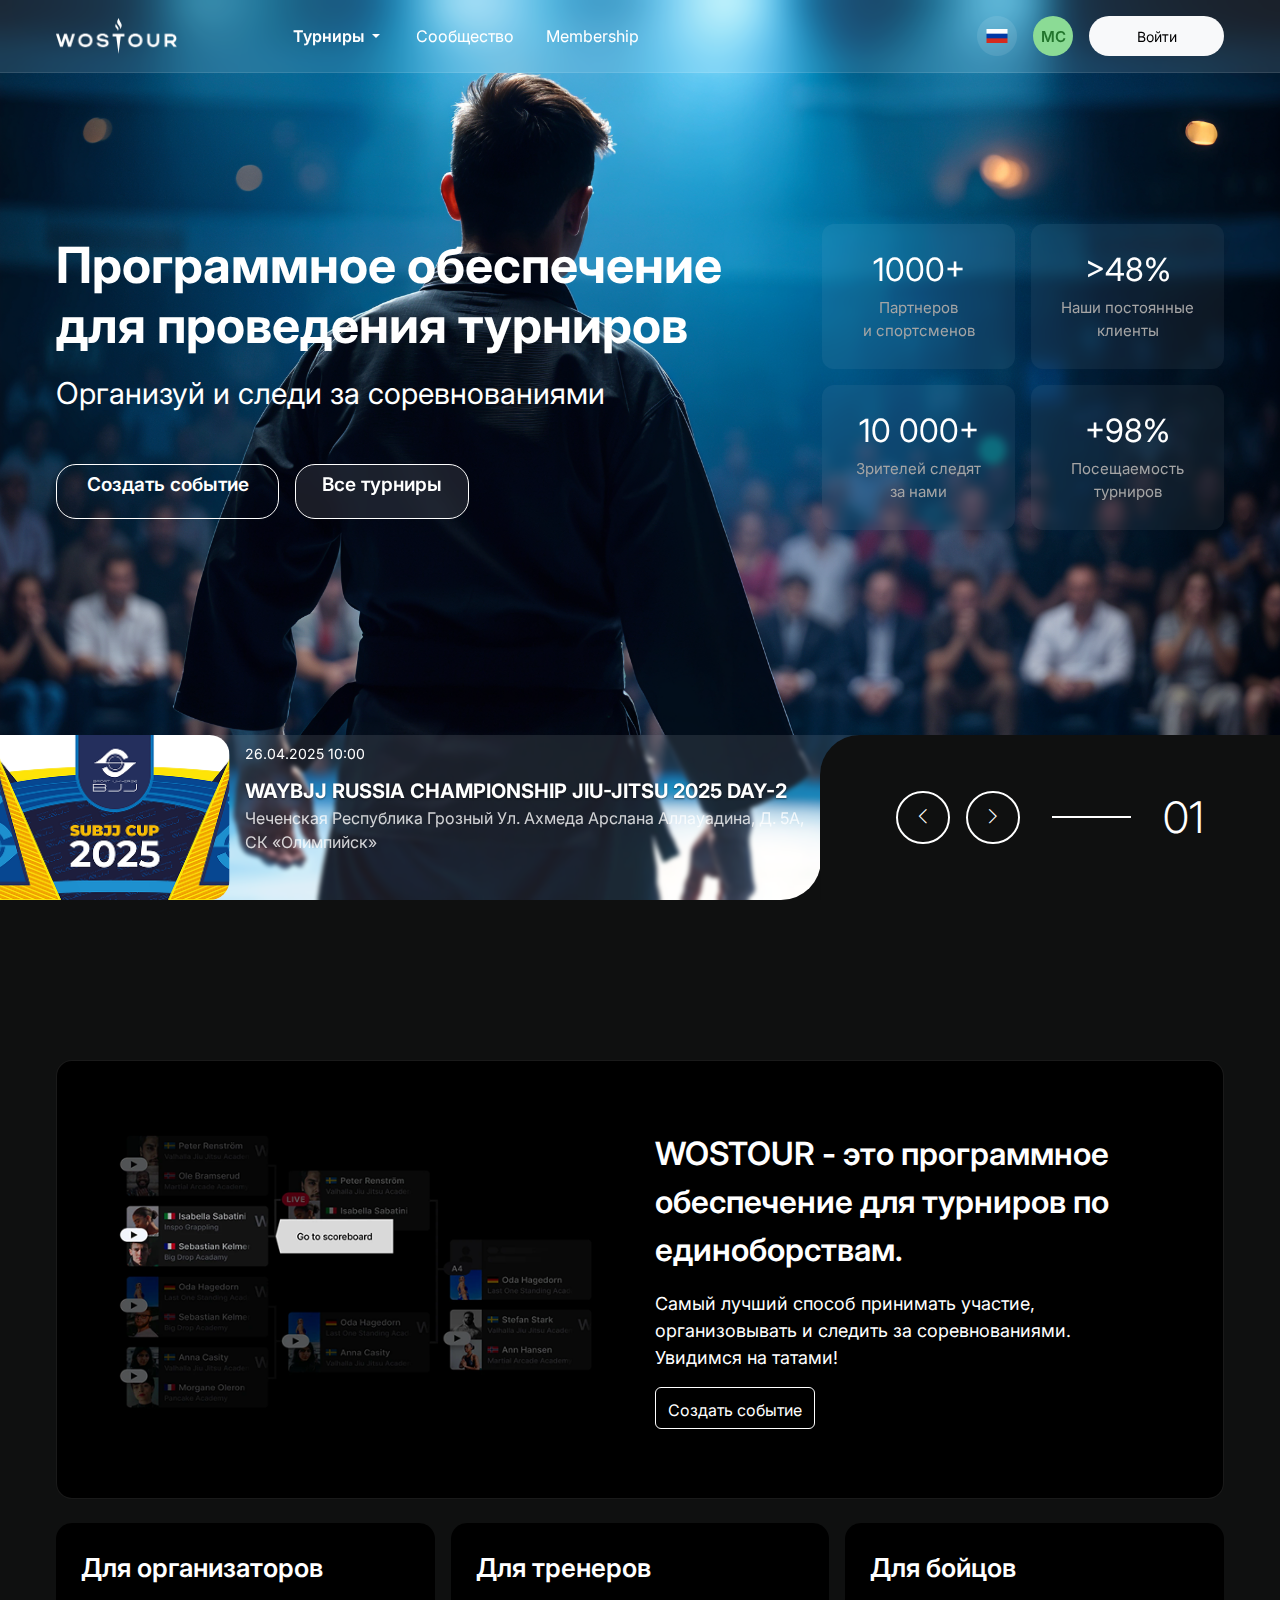
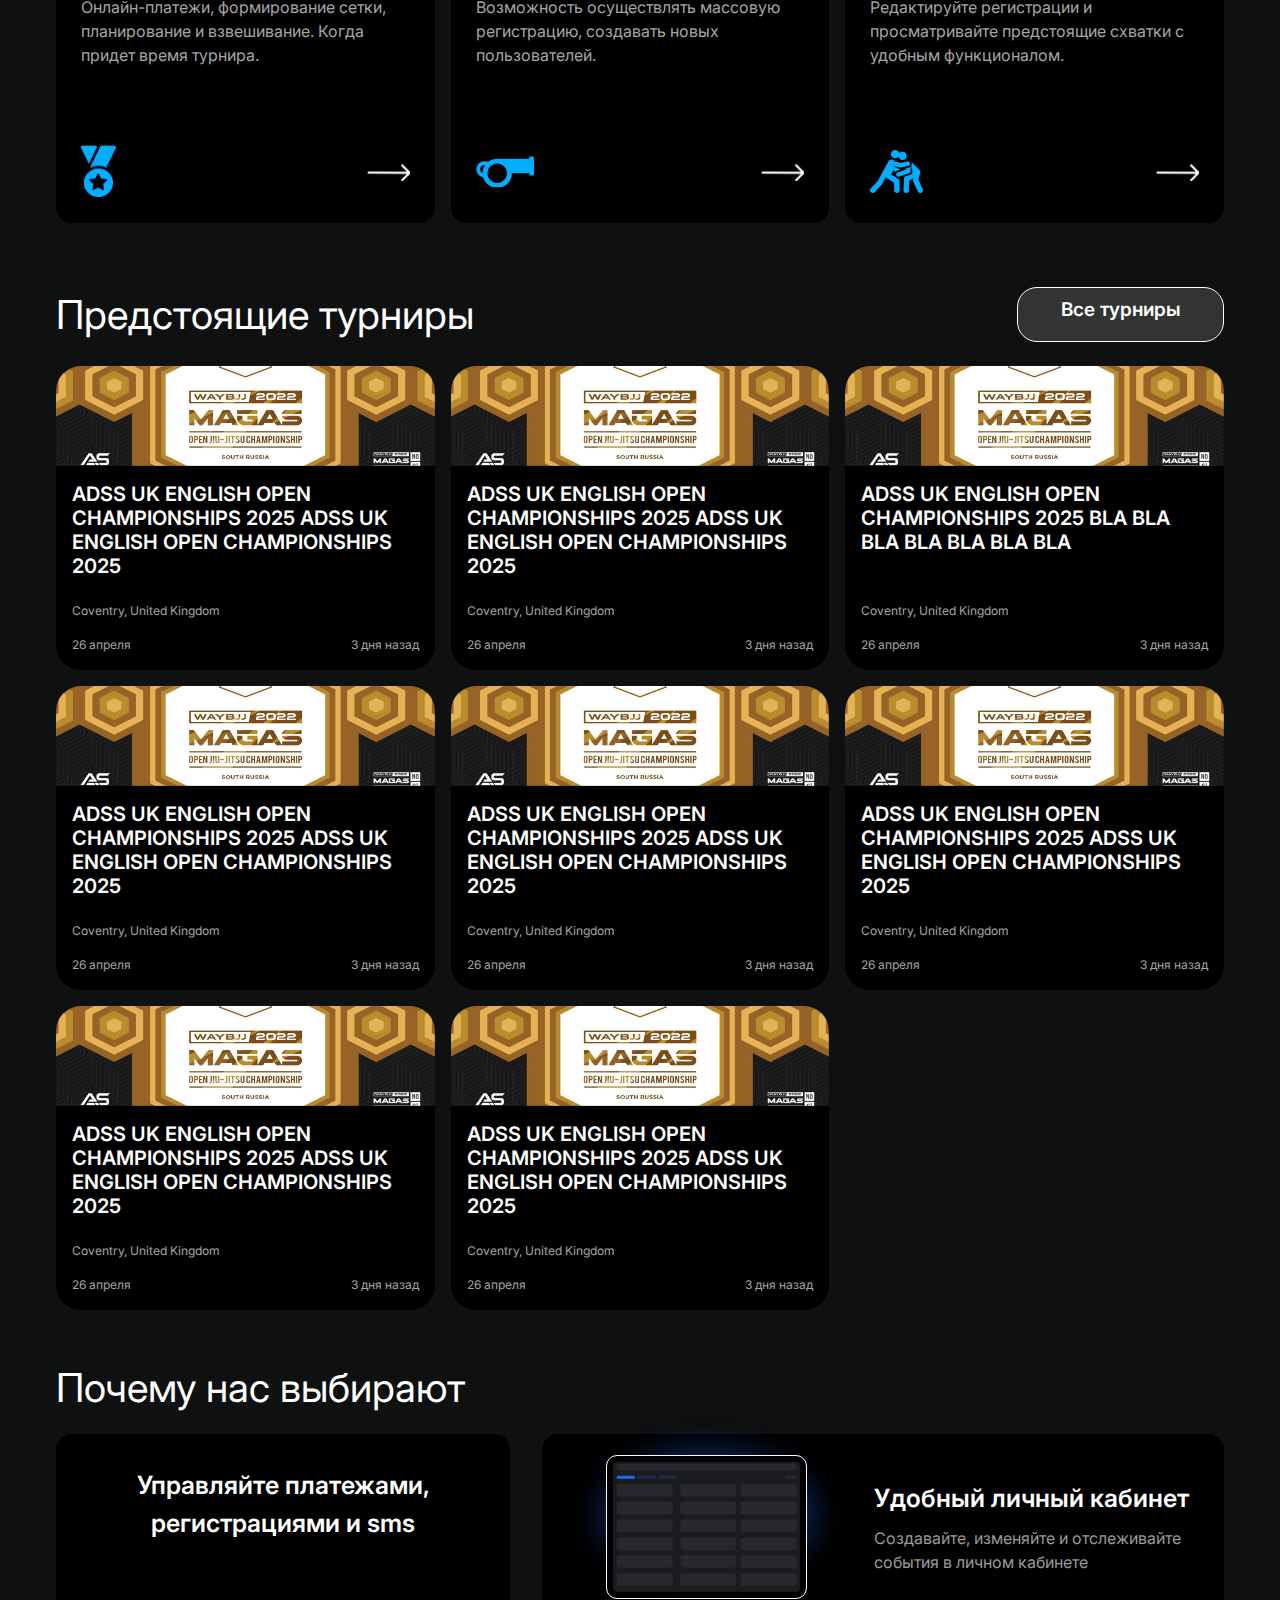
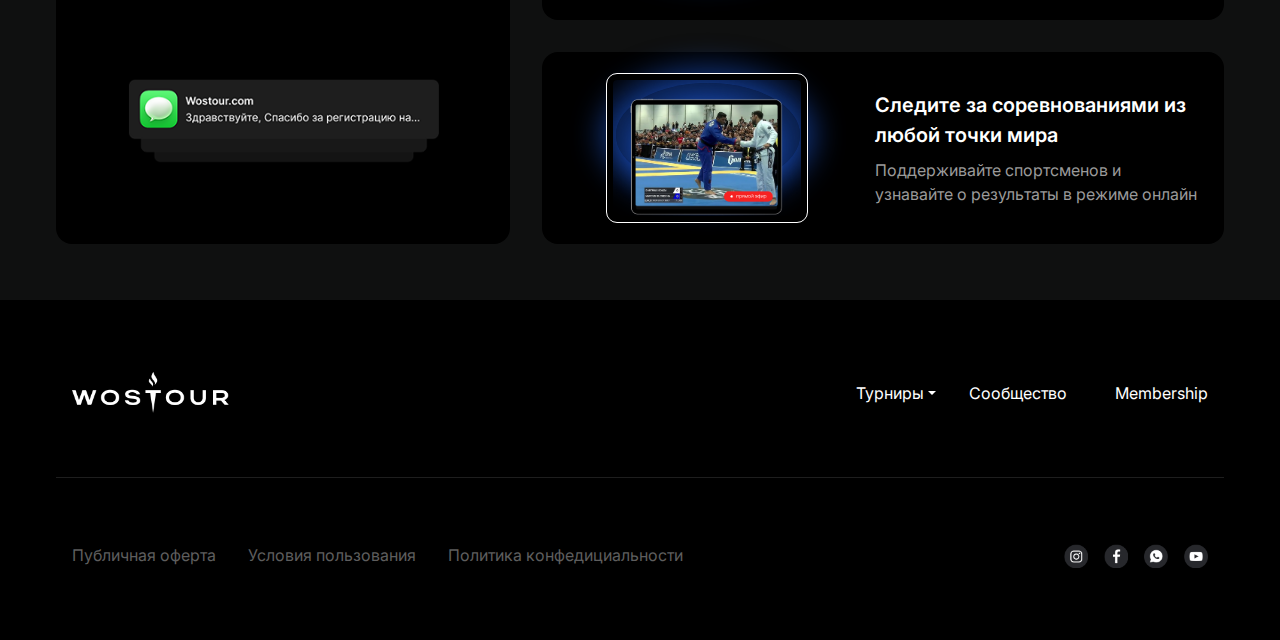
<file: index.html>
<!doctype html>
<html lang="ru">

<head>
    <meta charset="utf-8">
    <meta name="viewport" content="width=device-width, initial-scale=1">
    <title>Программное обеспечение для проведения турниров</title>
    <link rel="preconnect" href="https://fonts.googleapis.com">
    <link rel="preconnect" href="https://fonts.gstatic.com" crossorigin>
    <link href="https://fonts.googleapis.com/css2?family=Inter:wght@100..900&display=swap" rel="stylesheet">
    <link href="https://cdn.jsdelivr.net/npm/bootstrap@5.3.0/dist/css/bootstrap.min.css" rel="stylesheet">

    <link rel="stylesheet" href="styles_base.css">
    <link rel="stylesheet" href="styles_header.css">
    <link rel="stylesheet" href="styles_main_with_bg.css">
    <link rel="stylesheet" href="styles_hero_section.css">
    <link rel="stylesheet" href="styles_content.css">
    <link rel="stylesheet" href="styles_main_footer.css">

    <link rel="stylesheet" href="https://cdn.jsdelivr.net/npm/bootstrap-icons@1.11.3/font/bootstrap-icons.min.css">

</head>

<body class="text-white">

    <header class="header header-responsive">
        <nav class="navbar navbar-expand-lg navbar-dark">
            <div class="container-fluid d-flex justify-content-between align-items-center">
                <!-- Logo -->
                <div class="logo-container">
                    <a href="#">
                        <img src="assets/_105553233322080.png" alt="Logo" class="header-logo logo_one" />
                    </a>
                </div>

                <div class="collapse navbar-collapse" id="navbarNav">
                    <div class="header_sidebar d-lg-none">
                    </div>

                    <div class="w-100 d-lg-none "> <!-- Экран 1 -->
                        <div class="sidebar-auth-container  d-lg-none"> <!-- Блок 1 -->
                            <!-- <a href="#" class="sidebar-login-btn-link">
                                <button class="sidebar-login-btn">Войти</button>
                            </a> -->

                            <a href="#" class="sidebar-login-btn-link sidebar-login-btn">
                                Войти
                            </a>
                        </div>

                        <ul class="navbar-nav d-lg-none" style="order: 0;"> <!-- Блок 4 -->
                            <li class="nav-item">
                                <a class="nav-link" href="#">Сообщество</a>
                            </li>
                            <li class="nav-item nav-group-mobile-wrapper"
                                style="padding: 0; border-bottom: none; width: 100%;">
                                <div class="nav-group-mobile">
                                    <div class="nav-item-inner" style=" border-bottom: none;">
                                        <div class="dropdown">
                                            <button class="btn btn-secondary dropdown-toggle drop-btn" type="button"
                                                id="dropdownMenuButtonMobile" data-bs-toggle="dropdown"
                                                aria-expanded="false">
                                                Турниры
                                            </button>
                                            <div class="dropdown-menu" aria-labelledby="dropdownMenuButtonMobile">
                                                <a class="dropdown-item" href="#">Предстоящие турниры</a>
                                                <a class="dropdown-item" href="#">Прошедшие турниры</a>
                                                <a class="dropdown-item" href="#">Все турниры</a>
                                            </div>
                                        </div>
                                    </div>
                                    <div class="nav-item-inner">
                                        <a class="nav-link" href="#">Membership</a>
                                    </div>
                                </div>
                            </li>
                        </ul>

                        <div class="sidebar_footer  d-lg-none"> <!-- Блок 5 -->
                            <p class="sidebar_footer_title">Связаться с нами</p>
                            <!-- <div class="sidebar_footer_main">
                                <a href="#">
                                    <button class="btn btn-light btn-lg  text-white hero-btn-secondary">E-mail</button>
                                </a>
                                <a href="#">
                                    <button
                                        class="btn btn-light btn-lg  text-white hero-btn-secondary">Telegram</button>
                                </a>
                                <a href="#">
                                    <button
                                        class="btn btn-light btn-lg  text-white hero-btn-secondary">WhatsApp</button>
                                </a>
                            </div> -->

                            <div class="sidebar_footer_main">
                                <a href="#" class="btn btn-light btn-lg  text-white hero-btn-secondary">
                                    E-mail
                                </a>
                                <a href="#" class="btn btn-light btn-lg  text-white hero-btn-secondary">
                                    Telegram
                                </a>
                                <a href="#" class="btn btn-light btn-lg  text-white hero-btn-secondary">
                                    WhatsApp
                                </a>
                            </div>
                        </div>
                    </div>

                    <div class="w-100 d-lg-none "> <!-- Экран 2 -->
                        <div class="autorization">


                            <div class="auth-toggle" role="tablist">
                                <a href="#login" class="toggle-btn btn-inner active" data-bs-toggle="tab" role="tab"
                                    aria-controls="login" aria-selected="true">
                                    Вход
                                </a>
                                <a href="#register" class="toggle-btn btn-inner" data-bs-toggle="tab" role="tab"
                                    aria-controls="register" aria-selected="false">
                                    Создать аккаунт
                                </a>
                            </div>

                            <!-- Форма -->
                            <div class="auth-box p-4 rounded-4">
                                <div class="tab-content">
                                    <!-- Вход -->
                                    <div class="form-block tab-pane fade show active" id="login" role="tabpanel">
                                        <form>
                                        <div class="mb-3">
                                            <input type="text" class="form-control error" placeholder="Логин">
                                        </div>
                                        <div class="mb-3">
                                            <input type="password" class="form-control error" placeholder="Пароль">
                                        </div>

                                        <!-- <a href="#">
                                            <button type="submit"
                                                class="btn btn-primary w-100 submit-btn mt-4">Войти</button>
                                        </a> -->
                                        <a href="#" class="btn btn-primary w-100 submit-btn mt-4">
                                            Войти
                                        </a>
                                        </form>

                                        <div class="d-flex flex-column align-items-center  vhod_info">
                                            <div class="d-flex gap-1 align-items-center">
                                                <p>Не можете войти? </p>
                                                <a href="#"> Восстановить пароль!</a>
                                            </div>
                                            <a href="#">Зарегистрируйтесь!</a>
                                        </div>
                                    </div>

                                    <!-- Регистрация -->
                                    <div class="form-block tab-pane fade" id="register" role="tabpanel">
                                        <form>
                                            <div class="mb-3">
                                                <input type="text" class="form-control" placeholder="Имя">
                                            </div>
                                            <div class="mb-3">
                                                <input type="text" class="form-control" placeholder="Фамилия">
                                            </div>
                                            <div class="mb-3">
                                                <input type="email" class="form-control error" placeholder="E-mail">
                                            </div>
                                            <div class="mb-3">
                                                <input type="password" class="form-control error" placeholder="Пароль">
                                            </div>
                                            <div class="mb-3">
                                                <input type="password" class="form-control error"
                                                    placeholder="Повторить пароль">
                                            </div>

                                            <!-- <a href="#">
                                            <button type="submit"
                                                class="btn btn-primary w-100 submit-btn">Зарегистрироваться</button>
                                        </a> -->

                                            <a href="#" class="btn btn-primary w-100 submit-btn">
                                                Зарегистрироваться
                                            </a>
                                        </form>

                                        <div class="d-flex flex-column align-items-center  vhod_info">
                                            <div class="d-flex gap-3 align-items-center">
                                                <p>Уже Eсть Регистрация?</p>
                                                <a href="#">Войти</a>
                                            </div>
                                        </div>
                                    </div>
                                </div>
                            </div>

                            <!-- Общее уведомление об ошибке для всех форм -->
                            <div class="error-message show">
                                <i class="bi bi-exclamation-circle"></i>
                                <div class="error-message-block">
                                    <p class="error-message-title">Ошибка в данных</p>
                                    <p class="error-message-text">Некорректный формат логина</p>
                                </div>

                            </div>

                        </div>
                    </div>

                    <div class="w-100 d-lg-none "> <!-- Экран 3 -->
                        <div class="info_main d-lg-none"> <!-- Блок 2 -->
                            <p>Аккаунт</p>
                            <div class="info_main_block_one">
                                <div class="d-flex justify-content-between align-items-center ">
                                    <div class="info_main_block_one_profile">
                                        <span>МС</span>
                                        <p class="info_main_block_one_profile_text">Магомед-Салах Эдисултанов</p>
                                    </div>
                                    <img src="/assets/settings.png" alt="settings" width="18" height="18" />
                                </div>


                            </div>
                        </div>

                        <ul class="navbar-nav d-lg-none " style="order: 0;"> <!-- Блок 4 -->
                            <li class="nav-item">
                                <a class="nav-link" href="#">Сообщество</a>
                            </li>
                            <li class="nav-item nav-group-mobile-wrapper"
                                style="padding: 0; border-bottom: none; width: 100%;">
                                <div class="nav-group-mobile">
                                    <div class="nav-item-inner" style=" border-bottom: none;">
                                        <div class="dropdown">
                                            <button class="btn btn-secondary dropdown-toggle drop-btn" type="button"
                                                id="dropdownMenuButtonMobile2" data-bs-toggle="dropdown"
                                                aria-expanded="false">
                                                Турниры
                                            </button>
                                            <div class="dropdown-menu" aria-labelledby="dropdownMenuButtonMobile2">
                                                <a class="dropdown-item" href="#">Предстоящие турниры</a>
                                                <a class="dropdown-item" href="#">Прошедшие турниры</a>
                                                <a class="dropdown-item" href="#">Все турниры</a>
                                            </div>
                                        </div>
                                    </div>
                                    <div class="nav-item-inner">
                                        <a class="nav-link" href="#">Membership</a>
                                    </div>
                                </div>
                            </li>
                        </ul>

                        <div class="sidebar_footer  d-lg-none "> <!-- Блок 5 -->
                            <p class="sidebar_footer_title">Связаться с нами</p>
                            <!-- <div class="sidebar_footer_main">
                                <a href="#">
                                    <button class="btn btn-light btn-lg  text-white hero-btn-secondary">E-mail</button>
                                </a>
                                <a href="#">
                                    <button
                                        class="btn btn-light btn-lg  text-white hero-btn-secondary">Telegram</button>
                                </a>
                                <a href="#">
                                    <button
                                        class="btn btn-light btn-lg  text-white hero-btn-secondary">WhatsApp</button>
                                </a>
                            </div> -->

                            <div class="sidebar_footer_main">
                                <a href="#" class="btn btn-light btn-lg  text-white hero-btn-secondary">
                                    E-mail
                                </a>
                                <a href="#" class="btn btn-light btn-lg  text-white hero-btn-secondary">
                                    Telegram
                                </a>
                                <a href="#" class="btn btn-light btn-lg  text-white hero-btn-secondary">
                                    WhatsApp
                                </a>
                            </div>
                        </div>
                    </div>





                    <ul class="navbar-nav  d-lg-flex">
                        <!-- gg -->
                        <li class="nav-item">
                            <div class="dropdown">
                                <button class="btn btn-secondary dropdown-toggle drop-btn" type="button"
                                    id="dropdownMenuButton" data-bs-toggle="dropdown" aria-expanded="false">
                                    Турниры
                                </button>
                                <div class="dropdown-menu" aria-labelledby="dropdownMenuButton">
                                    <a class="dropdown-item" href="#">Предстоящие турниры</a>
                                    <a class="dropdown-item" href="#">Прошедшие турниры</a>
                                    <a class="dropdown-item" href="#">Все турниры</a>
                                </div>
                            </div>
                        </li>
                        <li class="nav-item">
                            <a class="nav-link" href="#">Сообщество</a>
                        </li>
                        <li class="nav-item">
                            <a class="nav-link" href="#">Membership</a>
                        </li>
                    </ul>

                    <div class="main-footer d-lg-none" style="padding-bottom: 3rem;">
                        <div class="footer-top d-flex justify-content-between align-items-center p-3">
                            <img src="assets/_105553233322080.png" alt="footer_logo" class="footer-logo">
                        </div>
                        <div
                            class="footer-nav d-flex flex-column flex-md-row justify-content-between align-items-center">


                        </div>
                        <div class="footer-divider"></div>

                        <div class="footer-bottom d-flex  justify-content-between align-items-center p-3">
                            <!-- <div class="footer-links d-flex  flex-md-row justify-content-between align-items-center gap-3 gap-md-5"
                style="color: rgba(94, 94, 94, 1)">
                <p>Публичная оферта</p>
                <p>Условия пользования</p>
                <p>Политика конфедициальности</p>
            </div> -->
                            <div class="footer-links-mobile">
                                <div class="pk">
                                    <a href="#">
                                        Публичная оферта
                                    </a>
                                    <a href="#">
                                        Условия пользования
                                    </a>


                                </div>
                                <a href="#">
                                    Политика конфедициальности
                                </a>

                            </div>


                            <div
                                class="social-links d-flex justify-content-center justify-content-md-between align-items-center gap-3">
                                <a href="#">
                                    <img src="assets/instagram.png" alt="instagram">
                                </a>
                                <a href="#">
                                    <img src="assets/facebook.png" alt="facebook">
                                </a>
                                <a href="#">
                                    <img src="assets/whatsapp.png" alt="whatsapp">
                                </a>
                                <a href="#">
                                    <img src="assets/youtube.png" alt="youtube">
                                </a>




                            </div>
                        </div>

                    </div>


                </div>

                <!-- Right Side: Flag, User Logo (desktop), Create Account (desktop), Hamburger (mobile) -->
                <div class="d-flex align-items-center right-actions">
                    <div class="dropdown">
                        <button class="btn btn-secondary dropdown-toggle drop_btn_flag" type="button"
                            id="dropdownMenuButton1" data-bs-toggle="dropdown" aria-expanded="false">
                            <img src="assets/Frame%2011.png" alt="Ru" class="selected-flag-icon" />
                        </button>
                        <ul class="dropdown-menu" aria-labelledby="dropdownMenuButton1">
                            <li class="dropdown-item d-flex align-items-center" data-value="ru">
                                <a href="#"><span>Ru</span><img src="assets/Frame%2011.png" alt="Ru"
                                        class="flag-icon me-1" /></a>
                            </li>
                            <li class="dropdown-item d-flex align-items-center" data-value="en">
                                <a href="#"><span>Eng</span><img src="assets/Frame%2011.png" alt="En"
                                        class="flag-icon me-1" /></a>
                            </li>
                        </ul>
                    </div>




                    <!-- Кнопка settings с dropdown -->
                    <div class="dropdown">
                        <button class="btn btn-secondary settings_container dropdown-toggle d-none d-lg-block"
                            type="button" id="dropdownMenuButton2" data-bs-toggle="dropdown" aria-expanded="false">
                            <!-- <img src="assets/settings.png?sdse" alt="Settings" class="settings " /> -->
                            <span>МС</span>
                        </button>
                        <ul class="dropdown-menu settings-dropdown" aria-labelledby="dropdownMenuButton2">
                            <li class="dropdown-item d-flex align-items-center">
                                <a href="#"><span>Профиль</span></a>
                            </li>
                            <li class="dropdown-item d-flex align-items-center">
                                <a href="#"><span>Тренер</span></a>
                            </li>
                            <li class="dropdown-item d-flex align-items-center">
                                <a href="#"><span>Менеджер</span></a>
                            </li>
                            <li class="dropdown-item d-flex align-items-center">
                                <a href="#"><span>Регистрация</span></a>
                            </li>
                            <li class="dropdown-item d-flex align-items-center">
                                <a href="#"><span>Оператор табло</span></a>
                            </li>
                            <li class="dropdown-item d-flex align-items-center">
                                <a href="#"><span>Контролер взвешивания</span></a>
                            </li>
                            <li class="dropdown-item d-flex align-items-center">
                                <a href="#" class="dropdown-item_exit">
                                    <img src="/assets/exit.png" alt="exit" />
                                    <span>Выйти</span>
                                </a>
                            </li>
                            <!-- <li class="dropdown-item d-flex align-items-center">
                                <a href="#"><button class="btn">Выйти</button></a>
                            </li> -->

                        </ul>
                    </div>
                    <!-- <img src="assets/Frame%2033.png?sdswedsd" alt="User" class="user-logo d-none d-lg-block" />
                    <img src="assets/ruka.png?sdswedsd" alt="User" class="ruka-logo d-none d-lg-block" /> -->
                    <!-- <a href="/vhod.html" style="text-decoration: none;">
                        <button class="btn btn-light header-btn d-none d-lg-block">Войти</button>
                    </a> -->
                    <a href="/vhod.html" class="btn btn-light header-btn d-none d-lg-block"
                        style="text-decoration: none;">
                        Войти
                    </a>



                    <!-- <a class="btn btn-light header-btn d-none d-lg-block" href="#">Создать аккаунт</a> -->
                    <!-- <button class="navbar-toggler mobile-menu-btn d-lg-none" type="button" data-bs-toggle="collapse"
                        data-bs-target="#navbarNav" aria-controls="navbarNav" aria-expanded="false"
                        aria-label="Toggle navigation">
                        <img src="/assets/buterbrod.png" alt="Меню" class="menu-icon">
                    </button> -->
                    <button class="navbar-toggler mobile-menu-btn d-lg-none" type="button" data-bs-toggle="collapse"
                        data-bs-target="#navbarNav" data-bs-backdrop="false" aria-controls="navbarNav"
                        aria-expanded="false" aria-label="Toggle navigation">
                        <img src="/assets/buterbrod.png" alt="Меню" class="menu-icon">
                    </button>
                </div>

            </div>
        </nav>
    </header>



    <!-- Main Content with background -->
    <main class="main-with-bg">
        <div class="main-content">
            <section class="hero-section w-100">
                <div class="z-1 main-content-responsive">
                    <div class="hero-container">
                        <!-- Текстовый контент -->
                        <div class="hero-text-content">
                            <p class="hero-title fw-bold text-white hero-title-responsive">
                                <span>Программное обеспечение</span><br>
                                <span>для проведения турниров</span>
                            </p>
                            <p class="hero-subtitle lead text-white fw-normal hero-subtitle-responsive">
                                Организуй и следи за соревнованиями
                            </p>
                            <!-- <div class="hero-buttons d-flex gap-3 justify-content-center justify-content-lg-start">

                                <a href="#">
                                    <button class="btn btn-light bg-transparent text-white hero-btn-primary">
                                        Создать событие
                                    </button>

                                </a>


                                <a href="#">
                                    <button class="btn btn-light  text-white hero-btn-secondary">
                                        Все турниры
                                    </button>

                                </a>
                            </div> -->

                            <div class="hero-buttons d-flex gap-3 justify-content-center justify-content-lg-start">

                                <a href="#" class="btn btn-light bg-transparent text-white hero-btn-primary">
                                    Создать событие
                                </a>


                                <a href="#" class="btn btn-light  text-white hero-btn-secondary">

                                    Все турниры

                                </a>
                            </div>
                        </div>

                        <!-- Карточки -->
                        <div class="hero-cards-content">
                            <div class="hero_flex text-white">
                                <div class="d-flex flex-column gap-2">
                                    <div class="card border-0 square-card mb-2">
                                        <div class="card-body p-3 d-flex flex-column justify-content-center">
                                            <h3 class="text-white hero-card-number">1000+</h3>
                                            <p class="mb-0 hero-card-text">Партнеров <br>и спортсменов</p>
                                        </div>
                                    </div>
                                    <div class="card border-0 square-card">
                                        <div class="card-body p-3 d-flex flex-direction-column justify-content-center">
                                            <h3 class="text-white hero-card-number">10 000+</h3>
                                            <p class="mb-0 hero-card-text">Зрителей следят <br /> за нами</p>
                                        </div>
                                    </div>
                                </div>
                                <div class="d-flex flex-column gap-2">
                                    <div class="card border-0 square-card mb-2">
                                        <div class="card-body p-2 d-flex flex-direction-column justify-content-center">
                                            <h3 class="text-white hero-card-number">>48%</h3>
                                            <p class="mb-0 hero-card-text">Наши постоянные <br /> клиенты</p>
                                        </div>
                                    </div>
                                    <div class="card border-0 square-card">
                                        <div class="card-body p-3 d-flex flex-direction-column justify-content-center">
                                            <h3 class="text-white hero-card-number">+98%</h3>
                                            <p class="mb-0 hero-card-text">Посещаемость <br /> турниров</p>
                                        </div>
                                    </div>
                                </div>
                            </div>
                        </div>
                    </div>
                </div>
            </section>
        </div>

        <footer class="tournament-footer">
            <div class="carousel-container">
                <div class="carousel-track">
                    <!-- Slide 1 -->
                    <div class="carousel-slide">
                        <div class="footer-left">
                            <div class="container-logo-2025">
                                <a href="#">
                                    <img src="assets/logo2025_nekachest.png?sdswedsd"
                                        srcset="assets/wostour_chat.png?sdswedsd 179w, assets/logo2025.png?sdswedsd 250w"
                                        sizes="(max-width: 768px) 179px, 250px" alt="logoooo2" class="logo-2025">
                                </a>
                            </div>
                            <div class="tournament-info">
                                <div class="date">26.04.2025 10:00</div>
                                <a class="tournament-title" href="#">
                                    WAYBJJ RUSSIA CHAMPIONSHIP JIU-JITSU 2025 DAY-2
                                </a>
                                <div class="location">
                                    Чеченская Республика Грозный Ул. Ахмеда Арслана Аллауадина, Д. 5А, СК «Олимпийск»
                                </div>
                            </div>
                        </div>
                    </div>
                    <!-- Slide 2 -->
                    <div class="carousel-slide">
                        <div class="footer-left">
                            <div class="container-logo-2025">
                                <a href="#">
                                    <img src="assets/logo2025_nekachest.png?sdswedsd"
                                        srcset="assets/wostour_chat.png?sdswedsd 179w, assets/500px-JPEG_example_down.jpg?sdswedsd 250w"
                                        sizes="(max-width: 768px) 179px, 250px" alt="logoooo3" class="logo-2025">
                                </a>
                            </div>
                            <div class="tournament-info">
                                <div class="date">26.04.2025 10:00</div>
                                <a class="tournament-title" href="#">
                                    WAYBJJ RUSSIA CHAMPIONSHIP JIU-JITSU 2025 DAY-2
                                </a>
                                <div class="location">
                                    Чеченская Республика Грозный Ул. Ахмеда Арслана Аллауадина, Д. 5А, СК «Олимпийск»
                                </div>
                            </div>
                        </div>
                    </div>
                    <!-- Slide 3 -->
                    <div class="carousel-slide">
                        <div class="footer-left">
                            <div class="container-logo-2025">
                                <a href="#">
                                    <img src="assets/logo2025_nekachest.png?sdswedsd"
                                        srcset="assets/wostour_chat.png?sdswedsd 179w, assets/main_background.png?sdswedsd 250w"
                                        sizes="(max-width: 768px) 179px, 250px" alt="logoooo4" class="logo-2025">
                                </a>
                            </div>
                            <div class="tournament-info">
                                <div class="date">26.04.2025 10:00</div>
                                <a class="tournament-title" href="#">
                                    WAYBJJ RUSSIA CHAMPIONSHIP JIU-JITSU 2025 DAY-2
                                </a>
                                <div class="location">
                                    Чеченская Республика Грозный Ул. Ахмеда Арслана Аллауадина, Д. 5А, СК «Олимпийск»
                                </div>
                            </div>
                        </div>
                    </div>
                    <!-- Slide 4 -->
                    <div class="carousel-slide">
                        <div class="footer-left">
                            <div class="container-logo-2025">
                                <a href="#">
                                    <img src="assets/logo2025_nekachest.png?sdswedsd"
                                        srcset="assets/wostour_chat.png?sdswedsd 179w, assets/main_background.png?sdswedsd 250w"
                                        sizes="(max-width: 768px) 179px, 250px" alt="logoooo5" class="logo-2025">
                                </a>
                            </div>
                            <div class="tournament-info">
                                <div class="date">26.04.2025 10:00</div>
                                <a class="tournament-title" href="#">
                                    WAYBJJ RUSSIA CHAMPIONSHIP JIU-JITSU 2025 DAY-2
                                </a>
                                <div class="location">
                                    Чеченская Республика Грозный Ул. Ахмеда Арслана Аллауадина, Д. 5А, СК «Олимпийск»
                                </div>
                            </div>
                        </div>
                    </div>
                </div>
            </div>
            <div class="footer-right">
                <div class="scooped-box"></div>
                <div class="controls-container">
                    <div class="d-flex gap-3">
                        <a href="#" class="arrow-btn" id="prev-btn"><i class="bi bi-chevron-left"></i></a>
                        <a href="#" class="arrow-btn" id="next-btn"><i class="bi bi-chevron-right"></i></a>
                    </div>
                    <span class="divider"></span>
                    <span class="slide-number">01</span>
                </div>
            </div>
        </footer>

    </main>

    <div class="content ">
        <div class="content_wostour">
            <div class="container_content_wostour_chat">
                <img src="assets/wostour_chat.png?sdswedsd" alt="2025" class="content_wostour_chat">
            </div>


            <div class="wostour-text">
                <p class="p_one">WOSTOUR - это программное обеспечение для турниров
                    по единоборствам.</p>
                <p class="p_two">Самый лучший способ принимать участие,
                    организовывать и следить за соревнованиями.
                    Увидимся на татами!</p>

                <div class="w-100">
                    <!-- <a href="#">
                        <button class="btn btn-dark border border-white bg-transparent">Создать событие</button>
                    </a> -->
                    <a href="#" class="btn btn-dark border border-white bg-transparent">
                        Создать событие
                    </a>
                </div>

            </div>
        </div>

        <div class="features-cards d-flex flex-column flex-md-row mt-4">
            <div class="card  mb-3 p-4 feature-card">
                <p class="p_one">Для организаторов</p>
                <p class="p_two">Онлайн-платежи,
                    формирование сетки, планирование и взвешивание. Когда придет время турнира.</p>
                <div class="d-flex justify-content-between align-items-center feature-card-footer">
                    <img src="assets/medal.png?sdswedsd" alt="medal" class="medal">
                    <a href="#">
                        <img src="/assets/strelka.png" alt="strelka" class="bi bi-arrow-right fs-1" />
                    </a>
                </div>
            </div>
            <div class="card  mb-3 p-4 feature-card">
                <p class="p_one">Для тренеров</p>
                <p class="p_two">Возможность осуществлять
                    массовую регистрацию, создавать новых пользователей.</p>
                <div class="d-flex justify-content-between align-items-center feature-card-footer">
                    <img src="assets/pushka.png?sdswedsd" alt="medal" class="pushka">
                    <a href="#">
                        <img src="/assets/strelka.png" alt="strelka" class="bi bi-arrow-right fs-1" />
                    </a>
                </div>
            </div>
            <div class="card  mb-3 p-4 feature-card">
                <p class="p_one">Для бойцов</p>
                <p class="p_two">Редактируйте регистрации и
                    просматривайте предстоящие схватки с удобным функционалом.</p>
                <div class="d-flex justify-content-between align-items-center feature-card-footer">
                    <img src="assets/borba.png?sdswedsd" alt="medal" class="borba">
                    <a href="#">
                        <img src="/assets/strelka.png" alt="strelka" class="bi bi-arrow-right fs-1" />
                    </a>
                </div>
            </div>

            <!-- <div class="card text-bg-dark mb-3 p-4 feature-card">
                <p class="p_one">Для бойцов</p>
                <p class="p_two">Редактируйте регистрации и
                    просматривайте предстоящие схватки с удобным функционалом.</p>
                <div class="d-flex justify-content-between align-items-center feature-card-footer">
                    <img src="assets/borba.png?sdswedsd" alt="medal" class="borba">
                    <a href="#">
                        <img src="/assets/strelka.png" class="bi bi-arrow-right fs-1"></img>
                    </a>
                </div>
            </div>

            <div class="card text-bg-dark mb-3 p-4 feature-card">
                <p class="p_one">Для бойцов</p>
                <p class="p_two">Редактируйте регистрации и
                    просматривайте предстоящие схватки с удобным функционалом.</p>
                <div class="d-flex justify-content-between align-items-center feature-card-footer">
                    <img src="assets/borba.png?sdswedsd" alt="medal" class="borba">
                    <a href="#">
                        <img src="/assets/strelka.png" class="bi bi-arrow-right fs-1"></img>
                    </a>
                </div>
            </div>

            <div class="card text-bg-dark mb-3 p-4 feature-card">
                <p class="p_one">Для бойцов</p>
                <p class="p_two">Редактируйте регистрации и
                    просматривайте предстоящие схватки с удобным функционалом.</p>
                <div class="d-flex justify-content-between align-items-center feature-card-footer">
                    <img src="assets/borba.png?sdswedsd" alt="medal" class="borba">
                    <a href="#">
                        <img src="/assets/strelka.png" class="bi bi-arrow-right fs-1"></img>
                    </a>
                </div>
            </div> -->
        </div>

        <div class="container-cards">
            <div class="d-flex justify-content-between align-items-center">
                <p class="container-cards-title">Предстоящие <br /> турниры</p>
                <!-- <a href="#">
                    <button class="btn btn-light btn-lg text-white hero-btn-secondary">
                        Все турниры
                    </button>
                </a> -->
                <a href="#" class="btn btn-light btn-lg text-white hero-btn-secondary">
                    Все турниры
                </a>
            </div>

            <div class="cards3-container">
                <div class="cards3">
                    <div class="card">

                        <img src="assets/card_pk.png" srcset="assets/card-mobile.png 328w, assets/card_pk.png 520w"
                            sizes="(max-width: 768px) 328px, 520px" class="card-img-top" alt="...">
                        <div class="card-body">
                            <p class="card-title">ADSS UK
                                ENGLISH OPEN CHAMPIONSHIPS 2025
                                ADSS UK
                                ENGLISH OPEN CHAMPIONSHIPS 2025
                            </p>
                            <div>
                                <p class="card-text">Coventry, United Kingdom</p>
                                <div class="d-flex justify-content-between card_date">
                                    <p class="card-text">26 апреля</p>
                                    <p class="card-text">3 дня назад</p>
                                </div>

                            </div>
                        </div>
                    </div>


                    <div class="card">
                        <img src="assets/card_pk.png" srcset="assets/card-mobile.png 328w, assets/card_pk.png 520w"
                            sizes="(max-width: 768px) 328px, 520px" class="card-img-top" alt="...">
                        <div class="card-body">
                            <p class="card-title">
                                ADSS UK
                                ENGLISH OPEN CHAMPIONSHIPS 2025
                                ADSS UK
                                ENGLISH OPEN CHAMPIONSHIPS 2025
                            </p>
                            <div>
                                <p class="card-text">Coventry, United Kingdom</p>
                                <div class="d-flex justify-content-between card_date">
                                    <p class="card-text">26 апреля</p>
                                    <p class="card-text">3 дня назад</p>
                                </div>

                            </div>
                        </div>
                    </div>

                    <div class="card">
                        <img src="assets/card_pk.png" srcset="assets/card-mobile.png 328w, assets/card_pk.png 520w"
                            sizes="(max-width: 768px) 328px, 520px" class="card-img-top" alt="...">
                        <div class="card-body">
                            <p class="card-title">ADSS UK
                                ENGLISH OPEN CHAMPIONSHIPS 2025 BLA BLA BLA BLA BLA BLA BLA</p>
                            <div>
                                <p class="card-text">Coventry, United Kingdom</p>
                                <div class="d-flex justify-content-between card_date">
                                    <p class="card-text">26 апреля</p>
                                    <p class="card-text">3 дня назад</p>
                                </div>

                            </div>
                        </div>
                    </div>


                    <div class="card">
                        <img src="assets/card_pk.png" srcset="assets/card-mobile.png 328w, assets/card_pk.png 520w"
                            sizes="(max-width: 768px) 328px, 520px" class="card-img-top" alt="...">
                        <div class="card-body">
                            <p class="card-title">
                                ADSS UK
                                ENGLISH OPEN CHAMPIONSHIPS 2025
                                ADSS UK
                                ENGLISH OPEN CHAMPIONSHIPS 2025
                            </p>
                            <div>
                                <p class="card-text">Coventry, United Kingdom</p>
                                <div class="d-flex justify-content-between card_date">
                                    <p class="card-text">26 апреля</p>
                                    <p class="card-text">3 дня назад</p>
                                </div>

                            </div>
                        </div>
                    </div>

                    <div class="card">
                        <img src="assets/card_pk.png" srcset="assets/card-mobile.png 328w, assets/card_pk.png 520w"
                            sizes="(max-width: 768px) 328px, 520px" class="card-img-top" alt="...">
                        <div class="card-body">
                            <p class="card-title">
                                ADSS UK
                                ENGLISH OPEN CHAMPIONSHIPS 2025
                                ADSS UK
                                ENGLISH OPEN CHAMPIONSHIPS 2025
                            </p>
                            <div>
                                <p class="card-text">Coventry, United Kingdom</p>
                                <div class="d-flex justify-content-between card_date">
                                    <p class="card-text">26 апреля</p>
                                    <p class="card-text">3 дня назад</p>
                                </div>
                            </div>
                        </div>
                    </div>
                    <div class="card">
                        <img src="assets/card_pk.png" srcset="assets/card-mobile.png 328w, assets/card_pk.png 520w"
                            sizes="(max-width: 768px) 328px, 520px" class="card-img-top" alt="...">
                        <div class="card-body">
                            <p class="card-title">
                                ADSS UK
                                ENGLISH OPEN CHAMPIONSHIPS 2025
                                ADSS UK
                                ENGLISH OPEN CHAMPIONSHIPS 2025
                            </p>
                            <div>
                                <p class="card-text">Coventry, United Kingdom</p>
                                <div class="d-flex justify-content-between card_date">
                                    <p class="card-text">26 апреля</p>
                                    <p class="card-text">3 дня назад</p>
                                </div>

                            </div>
                        </div>
                    </div>
                    <div class="card">
                        <img src="assets/card_pk.png" srcset="assets/card-mobile.png 328w, assets/card_pk.png 520w"
                            sizes="(max-width: 768px) 328px, 520px" class="card-img-top" alt="...">
                        <div class="card-body">
                            <p class="card-title">
                                ADSS UK
                                ENGLISH OPEN CHAMPIONSHIPS 2025
                                ADSS UK
                                ENGLISH OPEN CHAMPIONSHIPS 2025
                            </p>
                            <div>
                                <p class="card-text">Coventry, United Kingdom</p>
                                <div class="d-flex justify-content-between card_date">
                                    <p class="card-text">26 апреля</p>
                                    <p class="card-text">3 дня назад</p>
                                </div>
                            </div>
                        </div>
                    </div>

                    <div class="card">
                        <img src="assets/card_pk.png" srcset="assets/card-mobile.png 328w, assets/card_pk.png 520w"
                            sizes="(max-width: 768px) 328px, 520px" class="card-img-top" alt="...">
                        <div class="card-body">
                            <p class="card-title">
                                ADSS UK
                                ENGLISH OPEN CHAMPIONSHIPS 2025
                                ADSS UK
                                ENGLISH OPEN CHAMPIONSHIPS 2025
                            </p>
                            <div>
                                <p class="card-text">Coventry, United Kingdom</p>
                                <div class="d-flex justify-content-between card_date">
                                    <p class="card-text">26 апреля</p>
                                    <p class="card-text">3 дня назад</p>
                                </div>

                            </div>
                        </div>
                    </div>

                </div>


            </div>

        </div>

        <div class="why-choose-us">
            <p class="why-choose-us-title">Почему нас выбирают</p>

            <div class="grid-container">
                <!-- Левая карточка (меньшая) -->
                <div class="main-card card">
                    <p class="card_title">Управляйте платежами,
                        <br /> регистрациями и sms
                    </p>
                    <img src="assets/SNice.svg.png?sdswedsd"
                        srcset="assets/notifications_nekachest.png?sdswedsd 388w, assets/notifications.png?sdswedsd 260w"
                        sizes="(max-width: 768px) 260px, 388px" alt="Уведомления" class="notification-img">
                </div>

                <!-- Правая колонка (две карточки) -->
                <div class="side-card card">
                    <div class="container_moni1">
                        <div class="d-flex align-items-center">
                            <div class="img-wrapper">
                                <a href="#">
                                    <img class="moni" src="assets/Snice.svg.png?sdswedsd"
                                        srcset="assets/moni_false_nekachest.png?sdswedsd 190w, assets/moni_false.png?sdswedsd 140w"
                                        sizes="(max-width: 768px) 140px, 190px" alt="Личный кабинет">
                                </a>
                            </div>
                        </div>

                    </div>
                    <div class="card-content" style="padding-right: 1.7rem;">
                        <a href="#">
                            <p class="card_title">Удобный личный кабинет</p>
                        </a>
                        <p class="card_text">Создавайте, изменяйте и отслеживайте события в личном кабинете</p>
                    </div>
                </div>

                <div class="side-card card">
                    <div class="container_moni2">
                        <div class="d-flex align-items-center">
                            <div class="img-wrapper">
                                <a href="#">
                                    <img class="moni" src="assets/Snice.svg.png?sdswedsd"
                                        srcset="assets/moni_true.png?sdswedsd 190w, assets/moni_true_mobile.png?sdswedsd 140w"
                                        sizes="(max-width: 768px) 140px, 190px" alt="Онлайн-трансляции">
                                </a>
                            </div>
                        </div>

                    </div>
                    <div class="card-content" style="padding-right: 1.5rem;">
                        <a href="#">
                            <p class="card_title2">Следите за соревнованиями из любой точки мира


                            </p>
                        </a>
                        <p class="card_text">Поддерживайте спортсменов и узнавайте о результаты в режиме онлайн
                        </p>
                    </div>
                </div>
            </div>
        </div>
    </div>

    <!--    footer-->
    <div class="main-footer">

        <div class="footer-top d-flex flex-column justify-content-between align-items-center p-3">
            <img src="assets/_105553233322080.png" alt="footer_logo" class="footer-logo">
            <div
                class="footer-nav d-flex flex-column flex-md-row justify-content-between align-items-center gap-3 gap-md-5">
                <ul class="navbar-nav mx-auto">
                    <li class="nav-item">
                        <div class="dropdown">
                            <button class="btn btn-secondary dropdown-toggle drop-btn" type="button"
                                id="dropdownMenuButton3" data-bs-toggle="dropdown" aria-expanded="false">
                                Турниры
                            </button>
                            <div class="dropdown-menu" aria-labelledby="dropdownMenuButton">
                                <a class="dropdown-item" href="#">Предстоящие турниры</a>
                                <a class="dropdown-item" href="#">Прошедшие турниры</a>
                                <a class="dropdown-item" href="#">Все турниры</a>
                            </div>
                        </div>
                    </li>
                    <li class="nav-item">
                        <a class="nav-link" href="#">Сообщество</a>
                    </li>
                    <li class="nav-item">
                        <a class="nav-link" href="#">Membership</a>
                    </li>
                </ul>
            </div>
        </div>
        <div class="footer-divider"></div>

        <div class="footer-bottom d-flex  justify-content-between align-items-center p-3">
            <!-- <div class="footer-links d-flex  flex-md-row justify-content-between align-items-center gap-3 gap-md-5"
                style="color: rgba(94, 94, 94, 1)">
                <p>Публичная оферта</p>
                <p>Условия пользования</p>
                <p>Политика конфедициальности</p>
            </div> -->
            <div class="footer-links-mobile">
                <div class="pk">
                    <a href="#">
                        Публичная оферта
                    </a>
                    <a href="#">
                        Условия пользования
                    </a>


                </div>
                <a href="#">
                    Политика конфедициальности
                </a>

            </div>

            <div class="social-links d-flex justify-content-center justify-content-md-between align-items-center gap-3">
                <a href="#">
                    <img src="assets/instagram.png" alt="instagram">
                </a>
                <a href="#">
                    <img src="assets/facebook.png" alt="facebook">
                </a>
                <a href="#">
                    <img src="assets/whatsapp.png" alt="whatsapp">
                </a>
                <a href="#">
                    <img src="assets/youtube.png" alt="youtube">
                </a>
            </div>
        </div>
    </div>


    <script src="https://cdn.jsdelivr.net/npm/bootstrap@5.3.0/dist/js/bootstrap.bundle.min.js"></script>
    <script src="/main.js"></script>
    <!-- <script type="module" src="./js/main2.js"></script>
    <script type="module" src="./js/main3.js"></script> -->
</body>

</html>
</file>
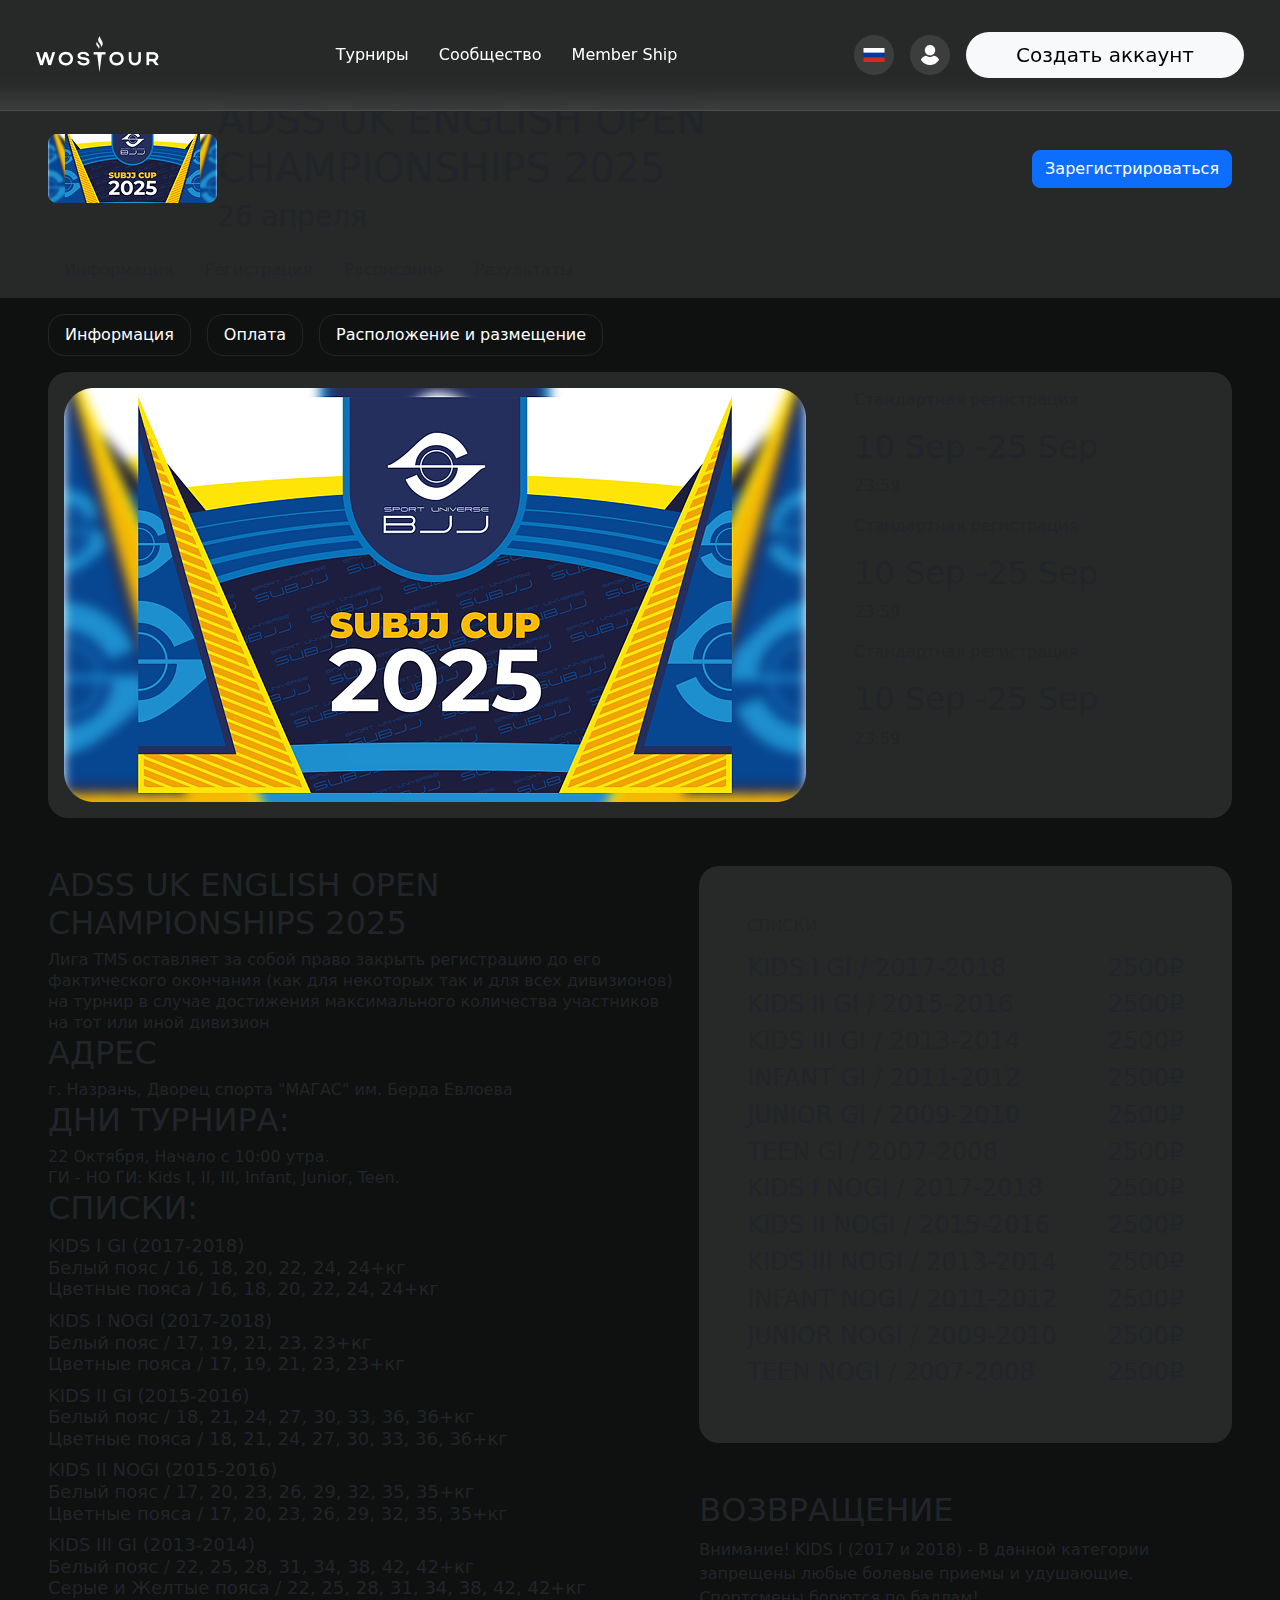
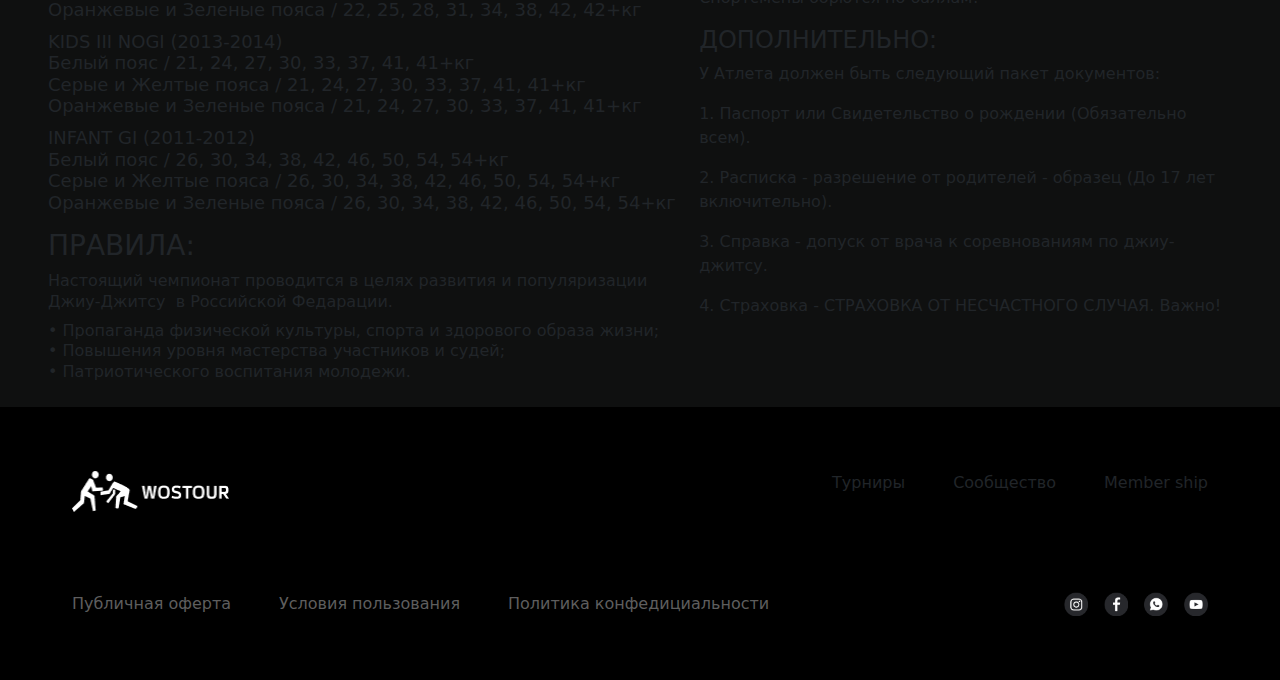
<file: index2.html>
<!DOCTYPE html>
<html lang="en">

<head>
    <meta charset="UTF-8">
    <title>Title</title>
    <link rel="preconnect" href="https://fonts.googleapis.com">
    <link rel="preconnect" href="https://fonts.gstatic.com" crossorigin>
    <link href="https://fonts.googleapis.com/css2?family=Inter:wght@100..900&display=swap" rel="stylesheet">
    <link href="https://cdn.jsdelivr.net/npm/bootstrap@5.3.0/dist/css/bootstrap.min.css" rel="stylesheet">


    <link rel="stylesheet" href="https://cdn.jsdelivr.net/npm/bootstrap-icons@1.11.3/font/bootstrap-icons.min.css">
  <script type="module" crossorigin src="/assets/main-Xs9nN6Iq.js"></script>
  <link rel="stylesheet" crossorigin href="/assets/main-BA6CPLCY.css">
  <link rel="stylesheet" crossorigin href="/assets/str-CbxTHcel.css">
</head>

<body>


    <header class="header py-4 px-4">
        <nav class="navbar navbar-expand-lg navbar-dark">
            <div class="container-fluid">
                <!-- Логотип с адаптивными размерами -->
                <img src="[data-uri]" alt="Logo" class="header-logo d-none d-sm-block" />
                <img src="[data-uri]" alt="Logo" class="header-logo-mobile d-block d-sm-none" />

                <!-- Кнопка мобильного меню -->
                <button class="navbar-toggler" type="button" data-bs-toggle="collapse" data-bs-target="#navbarNav"
                    aria-controls="navbarNav" aria-expanded="false" aria-label="Toggle navigation">
                    <span class="navbar-toggler-icon"></span>
                </button>

                <!-- Навигационное меню -->
                <div class="collapse navbar-collapse" id="navbarNav">
                    <ul class="navbar-nav mx-auto">

                        <li class="nav-item">
                            <a class="nav-link" href="#">Турниры</a>
                        </li>
                        <li class="nav-item">
                            <a class="nav-link" href="#">Сообщество</a>
                        </li>
                        <li class="nav-item">
                            <a class="nav-link" href="#">Member Ship</a>
                        </li>
                    </ul>

                    <!-- Правая часть с флагом, пользователем и кнопкой -->
                    <div class="header-right d-flex align-items-center">
                        <img src="[data-uri]" alt="Russia Flag" class="flag me-2 me-md-3" />
                        <img src="[data-uri]" alt="User" class="user-logo me-2 me-md-3" />
                        <button href="#" class="btn btn-light  px-5  rounded-5 fs-5">Создать аккаунт</button>
                    </div>
                </div>
            </div>
        </nav>
    </header>

    <div class="content2">
        <div class="header_foot">
            <img src="/assets/header_str2-nD0ivdYN.png" />
            <div class="d-flex flex-column">
                <h1>ADSS UK ENGLISH OPEN CHAMPIONSHIPS 2025</h1>
                <h3>26 апреля</h3>
            </div>
            <div>
                <button class="btn btn-primary rounded-3">Зарегистрироваться</button>
            </div>

        </div>

        <div class="nav d-flex gap-3 mt-3">
            <label>
                <img />
            </label>
            <p>Информация</p>
            <label>
                <img />
            </label>
            <p>Регистрация</p>
            <label>
                <img />
            </label>
            <p>Расписание</p>
            <label>
                <img />
            </label>
            <p>Результаты</p>
        </div>


    </div>
    <div class="content22">

        <div class="d-flex gap-3 mt-3">
            <button class="btn btn-dark bg-transparent rounded-4 py-2 px-3">Информация</button>
            <button class="btn btn-dark bg-transparent rounded-4 py-2 px-3">Оплата</button>
            <button class="btn btn-dark bg-transparent rounded-4 py-2 px-3">Расположение и размещение</button>
        </div>

        <div class="content22_main">
            <img src="/assets/footer_big-CxxWj-fq.png">
            <div>
                <div>
                    <p>Стандартная регистрация</p>
                    <h2>10 Sep -25 Sep</h2>
                    <p>23:59</p>
                </div>

                <div>
                    <p>Стандартная регистрация</p>
                    <h2>10 Sep -25 Sep</h2>
                    <p>23:59</p>
                </div>

                <div>
                    <p>Стандартная регистрация</p>
                    <h2>10 Sep -25 Sep</h2>
                    <p>23:59</p>
                </div>

            </div>
        </div>

        <div class="content22_main2">
            <div class="content22_main2_left">
                <h2>ADSS UK ENGLISH OPEN CHAMPIONSHIPS 2025</h2>
                <p>Лига TMS оставляет за собой право закрыть регистрацию до его фактического окончания (как для
                    некоторых так и для всех дивизионов) на турнир в случае достижения максимального количества
                    участников на тот или иной дивизион</p>
                <h2>АДРЕС</h2>
                <p>г. Назрань, Дворец спорта "МАГАС" им. Берда Евлоева</p>

                <h2>ДНИ ТУРНИРА:</h2>
                <p>22 Октября, Начало с 10:00 утра. </p>
                <p>ГИ - НО ГИ: Kids I, II, III, Infant, Junior, Teen. </p>

                <h2>СПИСКИ:</h2>
                <div class="group_item">
                    <p>KIDS I GI (2017-2018)</p>
                    <p>Белый пояс / 16, 18, 20, 22, 24, 24+кг</p>
                    <p>Цветные пояса / 16, 18, 20, 22, 24, 24+кг</p>
                </div>
                <div class="group_item">
                    <p>KIDS I NOGI (2017-2018)</p>
                    <p>Белый пояс / 17, 19, 21, 23, 23+кг</p>
                    <p>Цветные пояса / 17, 19, 21, 23, 23+кг</p>
                </div>
                <div class="group_item">
                    <p>KIDS II GI (2015-2016)</p>
                    <p>Белый пояс / 18, 21, 24, 27, 30, 33, 36, 36+кг</p>
                    <p>Цветные пояса / 18, 21, 24, 27, 30, 33, 36, 36+кг</p>
                </div>
                <div class="group_item">
                    <p>KIDS II NOGI (2015-2016)</p>
                    <p>Белый пояс / 17, 20, 23, 26, 29, 32, 35, 35+кг</p>
                    <p>Цветные пояса / 17, 20, 23, 26, 29, 32, 35, 35+кг</p>
                </div>
                <div class="group_item">
                    <p>KIDS III GI (2013-2014)</p>
                    <p>Белый пояс / 22, 25, 28, 31, 34, 38, 42, 42+кг</p>
                    <p>Серые и Желтые пояса / 22, 25, 28, 31, 34, 38, 42, 42+кг</p>
                    <p>Оранжевые и Зеленые пояса / 22, 25, 28, 31, 34, 38, 42, 42+кг</p>
                </div>

                <div class="group_item">
                    <p>KIDS III NOGI (2013-2014)</p>
                    <p>Белый пояс / 21, 24, 27, 30, 33, 37, 41, 41+кг</p>
                    <p>Серые и Желтые пояса / 21, 24, 27, 30, 33, 37, 41, 41+кг</p>
                    <p>Оранжевые и Зеленые пояса / 21, 24, 27, 30, 33, 37, 41, 41+кг</p>
                </div>

                <div class="group_item">
                    <p>INFANT GI (2011-2012)</p>
                    <p>Белый пояс / 26, 30, 34, 38, 42, 46, 50, 54, 54+кг</p>
                    <p>Серые и Желтые пояса / 26, 30, 34, 38, 42, 46, 50, 54, 54+кг</p>
                    <p>Оранжевые и Зеленые пояса / 26, 30, 34, 38, 42, 46, 50, 54, 54+кг</p>
                </div>

                <h3 class="mt-3">ПРАВИЛА:</h3>
                <p>Настоящий чемпионат проводится в целях развития и популяризации Джиу-Джитсу  в Российской Федарации.
                </p>
                <p class="mt-2">• Пропаганда физической культуры, спорта и здорового образа жизни;</p>
                <p>• Повышения уровня мастерства участников и судей;</p>
                <p>• Патриотического воспитания молодежи.</p>

            </div>


            <div class="content22_main2_right">
                <div class="content22_main2_right_block_1">
                    <p>СПИСКИ</p>
                    <div class="content22_main2_right_block_1_item">
                        <h4>KIDS I GI / 2017-2018</h4>
                        <h4>2500₽</h4>
                    </div>
                    <div class="content22_main2_right_block_1_item">
                        <h4>KIDS II GI / 2015-2016</h4>
                        <h4>2500₽</h4>
                    </div>
                    <div class="content22_main2_right_block_1_item">
                        <h4>KIDS III GI / 2013-2014</h4>
                        <h4>2500₽</h4>
                    </div>
                    <div class="content22_main2_right_block_1_item">
                        <h4>INFANT GI / 2011-2012</h4>
                        <h4>2500₽</h4>
                    </div>
                    <div class="content22_main2_right_block_1_item">
                        <h4>JUNIOR GI / 2009-2010</h4>
                        <h4>2500₽</h4>
                    </div>
                    <div class="content22_main2_right_block_1_item">
                        <h4>TEEN GI / 2007-2008</h4>
                        <h4>2500₽</h4>
                    </div>
                    <div class="content22_main2_right_block_1_item">
                        <h4>KIDS I NOGI / 2017-2018</h4>
                        <h4>2500₽</h4>
                    </div>
                    <div class="content22_main2_right_block_1_item">
                        <h4>KIDS II NOGI / 2015-2016</h4>
                        <h4>2500₽</h4>
                    </div>
                    <div class="content22_main2_right_block_1_item">
                        <h4>KIDS III NOGI / 2013-2014</h4>
                        <h4>2500₽</h4>
                    </div>
                    <div class="content22_main2_right_block_1_item">
                        <h4>INFANT NOGI / 2011-2012</h4>
                        <h4>2500₽</h4>
                    </div>
                    <div class="content22_main2_right_block_1_item">
                        <h4>JUNIOR NOGI / 2009-2010</h4>
                        <h4>2500₽</h4>
                    </div>
                    <div class="content22_main2_right_block_1_item">
                        <h4>TEEN NOGI / 2007-2008</h4>
                        <h4>2500₽</h4>
                    </div>
                </div>
                <div class="content22_main2_right_block_2 mt-5">
                    <h2 class="mt-2">ВОЗВРАЩЕНИЕ</h2>
                    <p>Внимание! KIDS I (2017 и 2018) - В данной категории запрещены любые болевые приемы и удушающие.
                        Спортсмены борются по баллам!</p>
                    <h4>ДОПОЛНИТЕЛЬНО:</h4>
                    <p> У Атлета должен быть следующий пакет документов:</p>
                    <p>1. Паспорт или Свидетельство о рождении (Обязательно всем).</p>
                    <p>2. Расписка - разрешение от родителей - образец (До 17 лет включительно).</p>
                    <p>3. Справка - допуск от врача к соревнованиям по джиу-джитсу.</p>
                    <p>4. Страховка - СТРАХОВКА ОТ НЕСЧАСТНОГО СЛУЧАЯ. Важно!</p>
                </div>
            </div>
        </div>
    </div>

    <!--    footer-->
    <div class="main-footer mt-4" style="background-color: rgba(0, 0, 0, 1) !important ">

        <div class="footer-top d-flex flex-column flex-md-row justify-content-between align-items-center p-3">
            <img src="[data-uri]" alt="footer_logo" class="footer-logo">
            <div
                class="footer-nav d-flex flex-column flex-md-row justify-content-between align-items-center gap-3 gap-md-5">
                <p>Турниры</p>
                <p>Сообщество</p>
                <p>Member ship</p>
            </div>
        </div>

        <div class="footer-bottom d-flex flex-column flex-md-row justify-content-between align-items-center p-3">
            <div class="footer-links d-flex flex-column flex-md-row justify-content-between align-items-center gap-3 gap-md-5"
                style="color: rgba(94, 94, 94, 1)">
                <p>Публичная оферта</p>
                <p>Условия пользования</p>
                <p>Политика конфедициальности</p>
            </div>
            <div class="social-links d-flex justify-content-center justify-content-md-between align-items-center gap-3">
                <img src="/assets/instagram-ByDe-cBT.png" alt="instagram">
                <img src="[data-uri]" alt="facebook">
                <img src="/assets/whatsapp-CpIwlmoD.png" alt="whatsapp">
                <img src="[data-uri]" alt="youtube">
            </div>
        </div>

    </div>




    <script src="https://cdn.jsdelivr.net/npm/bootstrap@5.3.0/dist/js/bootstrap.bundle.min.js"></script>

  
</body>

</html>
</file>
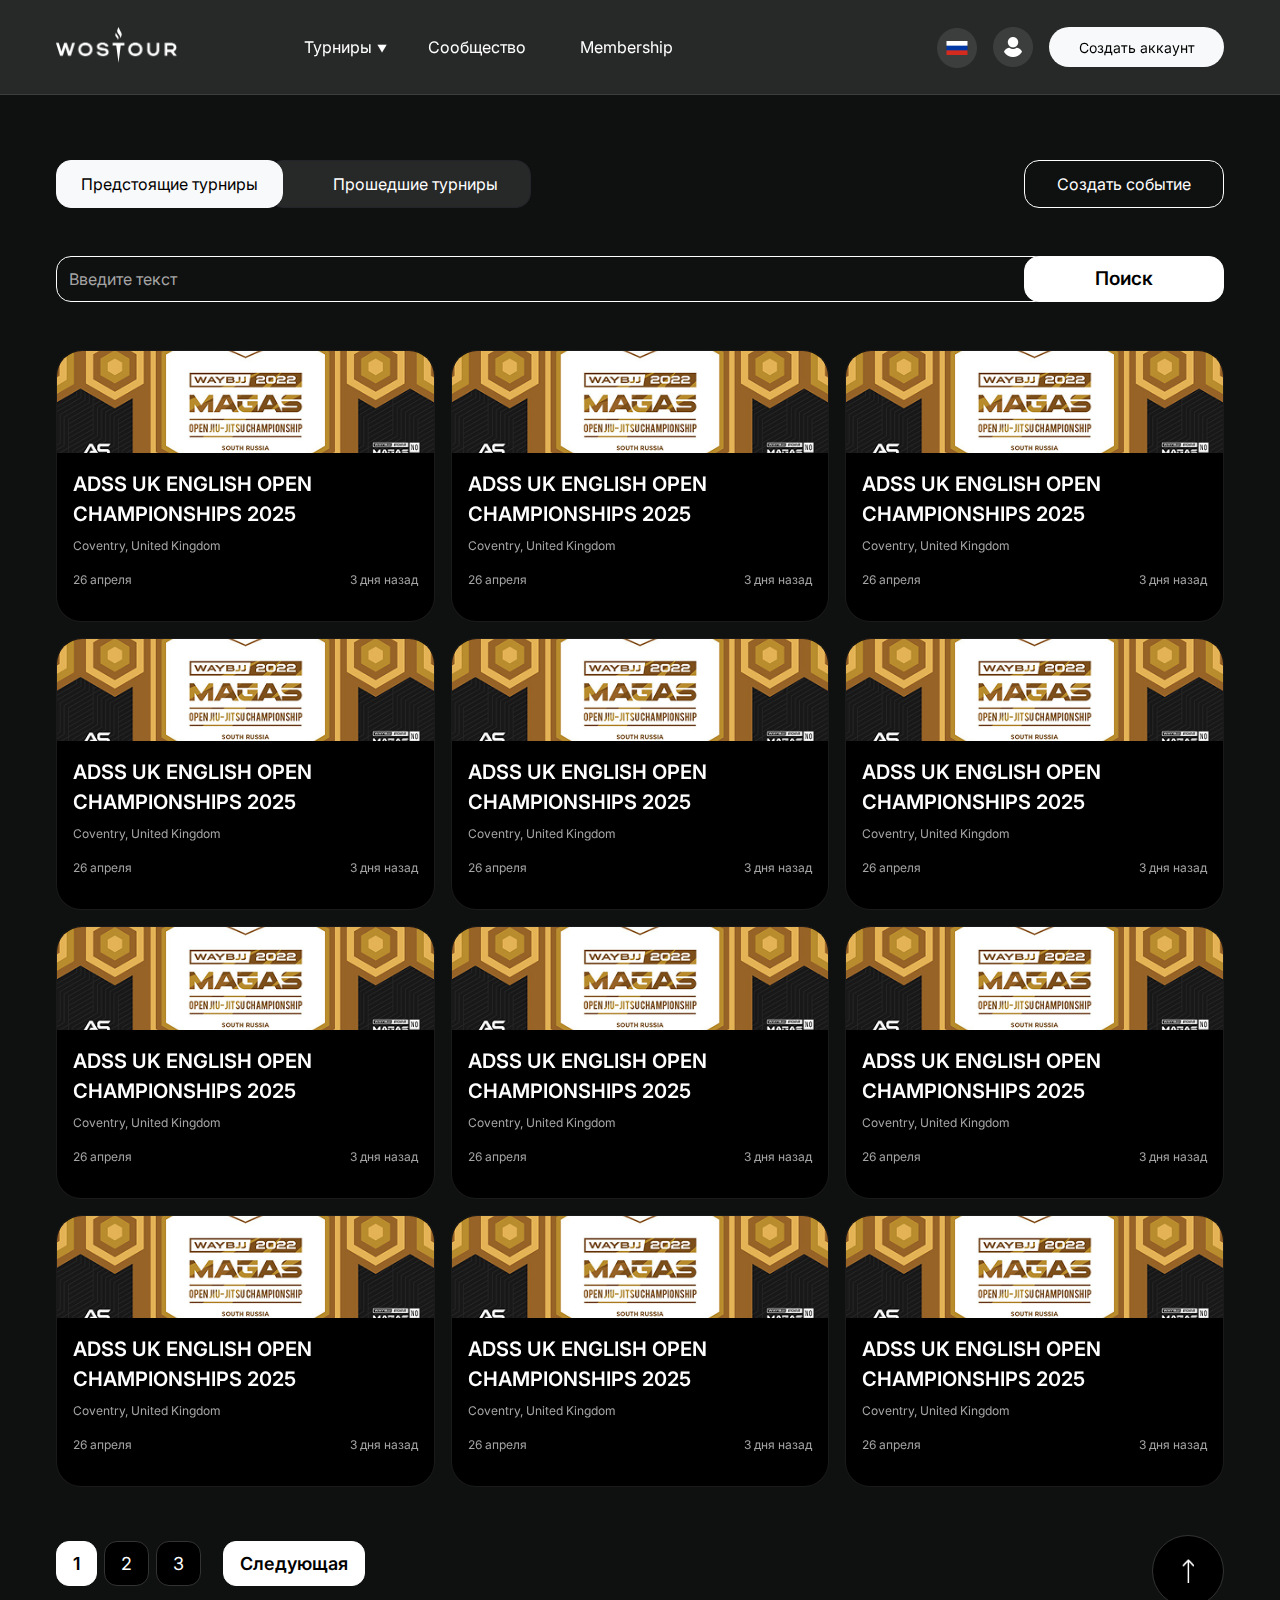
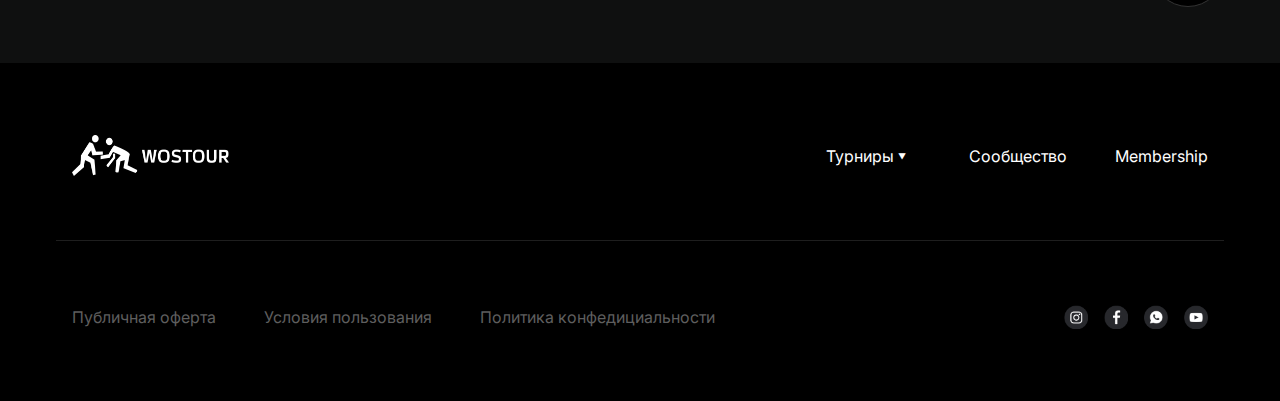
<file: index3.html>
<!DOCTYPE html>
<html lang="en">

<head>
    <meta charset="UTF-8">
    <meta name="viewport" content="width=device-width, initial-scale=1.0">
    <title>Title</title>
    <link rel="preconnect" href="https://fonts.googleapis.com">
    <link rel="preconnect" href="https://fonts.gstatic.com" crossorigin>
    <link href="https://fonts.googleapis.com/css2?family=Inter:wght@100..900&display=swap" rel="stylesheet">
    <style>
        body {
            font-family: "Inter", system-ui, -apple-system, "Segoe UI", Roboto, "Helvetica Neue", Arial, "Noto Sans", "Liberation Sans", sans-serif, "Apple Color Emoji", "Segoe UI Emoji";
        }
    </style>
  <script type="module" crossorigin src="/assets/str3-BsHEijNz.js"></script>
  <link rel="modulepreload" crossorigin href="/assets/main-BA7jZjRM.js">
  <link rel="stylesheet" crossorigin href="/assets/main-C-wlEjdz.css">
  <link rel="stylesheet" crossorigin href="/assets/str3-BpezPcjc.css">
</head>

<body>
    <header class="header3 header-responsive">
        <nav class="navbar navbar-expand-lg navbar-dark" style="padding-left: 0; padding-right: 0">
            <div class="container-fluid d-flex justify-content-between" style="padding-left: 0; padding-right: 0">

                <div class="d-flex justify-content-between" style="gap: 7rem">
                    <div>
                        <img src="/assets/_105553233322080-CvTpnkPn.png" alt="Logo" class="header-logo d-none d-sm-block"
                            style="max-height: 36px" />
                        <img src="/assets/logo-mobile-LGih00xV.png" alt="Logo" class="header-logo-mobile d-block d-sm-none"
                            style="max-height: 22px" />
                    </div>

                    <ul class="navbar-nav mx-auto gap-4">
                        <li class="nav-item">
                            <div class="custom-select-wrapper">
                                <select class="custom-select nav-link">
                                    <option value="">Турниры</option>
                                    <option value="tournament1">Турнир 1</option>
                                    <option value="tournament2">Турнир 2</option>
                                    <option value="tournament3">Турнир 3</option>
                                </select>
                                <span class="custom-arrow">▼</span>
                            </div>
                        </li>
                        <li class="nav-item">
                            <a class="nav-link" href="#">Сообщество</a>
                        </li>
                        <li class="nav-item">
                            <a class="nav-link" href="#">Membership</a>
                        </li>
                    </ul>
                </div>

                <!-- Правая часть с флагом (dropdown), пользователем и кнопкой -->
                <div class="header-right d-flex align-items-center d-none d-lg-flex">
                    <div class="flag-dropdown-wrapper me-2 me-md-3">
                        <div class="flag-dropdown custom-select-wrapper">
                            <div class="selected-flag d-flex align-items-center">
                                <img src="[data-uri]" alt="Ru" class="selected-flag-icon" />
                            </div>
                            <ul class="dropdown-list" style="display: none;">
                                <li class="dropdown-item d-flex align-items-center" data-value="ru">
                                    <span>Ru</span>
                                    <img src="[data-uri]" alt="Ru" class="flag-icon me-1" />
                                </li>
                                <li class="dropdown-item d-flex align-items-center" data-value="en">
                                    <span>En</span>
                                    <img src="[data-uri]" alt="En" class="flag-icon me-1" />
                                </li>
                            </ul>
                        </div>
                    </div>
                    <img src="[data-uri]" alt="User" class="user-logo me-2 me-md-3" />
                    <button class="btn btn-light header-btn" style="width: 175px; height: 40px; font-size: 14px;">
                        Создать аккаунт
                    </button>
                </div>

                <!-- Мобильная правая часть с флагом (dropdown) и кнопкой меню -->
                <div class="mobile-header-right d-flex align-items-center d-lg-none">
                    <div class="flag-dropdown-wrapper me-2">
                        <div class="flag-dropdown custom-select-wrapper">
                            <div class="selected-flag d-flex align-items-center">
                                <img src="[data-uri]" alt="Ru" class="selected-flag-icon mobile-flag" />
                            </div>
                            <ul class="dropdown-list">
                                <li class="dropdown-item d-flex align-items-center" data-value="ru">
                                    <span>Ru</span>
                                    <img src="[data-uri]" alt="Ru" class="flag-icon me-1" />

                                </li>
                                <li class="dropdown-item d-flex align-items-center" data-value="en">
                                    <span>En</span>
                                    <img src="[data-uri]" alt="En" class="flag-icon me-1" />

                                </li>
                            </ul>
                        </div>
                    </div>
                    <button class="navbar-toggler" type="button" id="mobile-menu-btn" aria-label="Toggle navigation">
                        <span class="navbar-toggler-icon"></span>
                    </button>
                </div>

            </div>
        </nav>
    </header>

    <div class="content3">
        <div class="d-flex justify-content-between content3_header">
            <div class="d-flex content3_header_one">
                <button class="btn btn-light px-4 btn_one">Предстоящие турниры</button>
                <button class="btn btn-dark btn_two">Прошедшие турниры</button>
            </div>

            <div>
                <button type="button"
                    class="btn btn-dark border border-white px-4 bg-transparent btn-right fixed-width-btn">Создать
                    событие</button>
            </div>
        </div>

        <div class="input-group mt-5">
            <input type="text" class="form-control custom-input" placeholder="Введите текст" aria-label="Поиск">
            <button class="btn custom-btn fixed-width-btn" type="button">
                Поиск
            </button>
        </div>

        <div class="cards3-container mt-5">


            <div class="cards3">
                <div class="card">
                    <source media="(max-width: 768px)" srcset="/assets/card-mobile-Dnsgpyxu.png">
                    <img src="/assets/card-DgWwEAY0.png" class="card-img-top" alt="...">
                    <div class="card-body">
                        <p class="card-title">ADSS UK
                            ENGLISH OPEN CHAMPIONSHIPS 2025</p>
                        <p class="card-text">Coventry, United Kingdom</p>
                        <div class="d-flex justify-content-between">
                            <p class="card-text">26 апреля</p>
                            <p class="card-text">3 дня назад</p>
                        </div>
                    </div>
                </div>

                <div class="card">
                    <img src="/assets/card-DgWwEAY0.png" class="card-img-top" alt="...">
                    <div class="card-body">
                        <p class="card-title">ADSS UK
                            ENGLISH OPEN CHAMPIONSHIPS 2025</p>
                        <p class="card-text">Coventry, United Kingdom</p>
                        <div class="d-flex justify-content-between">
                            <p class="card-text">26 апреля</p>
                            <p class="card-text">3 дня назад</p>
                        </div>
                    </div>
                </div>
                <div class="card">
                    <img src="/assets/card-DgWwEAY0.png" class="card-img-top" alt="...">
                    <div class="card-body">
                        <p class="card-title">ADSS UK
                            ENGLISH OPEN CHAMPIONSHIPS 2025</p>
                        <p class="card-text">Coventry, United Kingdom</p>
                        <div class="d-flex justify-content-between">
                            <p class="card-text">26 апреля</p>
                            <p class="card-text">3 дня назад</p>
                        </div>
                    </div>
                </div>
                <div class="card">
                    <img src="/assets/card-DgWwEAY0.png" class="card-img-top" alt="...">
                    <div class="card-body">
                        <p class="card-title">ADSS UK
                            ENGLISH OPEN CHAMPIONSHIPS 2025</p>
                        <p class="card-text">Coventry, United Kingdom</p>
                        <div class="d-flex justify-content-between">
                            <p class="card-text">26 апреля</p>
                            <p class="card-text">3 дня назад</p>
                        </div>
                    </div>
                </div>

                <div class="card">
                    <img src="/assets/card-DgWwEAY0.png" class="card-img-top" alt="...">
                    <div class="card-body">
                        <p class="card-title">ADSS UK
                            ENGLISH OPEN CHAMPIONSHIPS 2025</p>
                        <p class="card-text">Coventry, United Kingdom</p>
                        <div class="d-flex justify-content-between">
                            <p class="card-text">26 апреля</p>
                            <p class="card-text">3 дня назад</p>
                        </div>
                    </div>
                </div>
                <div class="card">
                    <img src="/assets/card-DgWwEAY0.png" class="card-img-top" alt="...">
                    <div class="card-body">
                        <p class="card-title">ADSS UK
                            ENGLISH OPEN CHAMPIONSHIPS 2025</p>
                        <p class="card-text">Coventry, United Kingdom</p>
                        <div class="d-flex justify-content-between">
                            <p class="card-text">26 апреля</p>
                            <p class="card-text">3 дня назад</p>
                        </div>
                    </div>
                </div>

                <div class="card">
                    <img src="/assets/card-DgWwEAY0.png" class="card-img-top" alt="...">
                    <div class="card-body">
                        <p class="card-title">ADSS UK
                            ENGLISH OPEN CHAMPIONSHIPS 2025</p>
                        <p class="card-text">Coventry, United Kingdom</p>
                        <div class="d-flex justify-content-between">
                            <p class="card-text">26 апреля</p>
                            <p class="card-text">3 дня назад</p>
                        </div>
                    </div>
                </div>

                <div class="card">
                    <img src="/assets/card-DgWwEAY0.png" class="card-img-top" alt="...">
                    <div class="card-body">
                        <p class="card-title">ADSS UK
                            ENGLISH OPEN CHAMPIONSHIPS 2025</p>
                        <p class="card-text">Coventry, United Kingdom</p>
                        <div class="d-flex justify-content-between">
                            <p class="card-text">26 апреля</p>
                            <p class="card-text">3 дня назад</p>
                        </div>
                    </div>
                </div>
                <div class="card">
                    <img src="/assets/card-DgWwEAY0.png" class="card-img-top" alt="...">
                    <div class="card-body">
                        <p class="card-title">ADSS UK
                            ENGLISH OPEN CHAMPIONSHIPS 2025</p>
                        <p class="card-text">Coventry, United Kingdom</p>
                        <div class="d-flex justify-content-between">
                            <p class="card-text">26 апреля</p>
                            <p class="card-text">3 дня назад</p>
                        </div>
                    </div>
                </div>

                <div class="card">
                    <img src="/assets/card-DgWwEAY0.png" class="card-img-top" alt="...">
                    <div class="card-body">
                        <p class="card-title">ADSS UK
                            ENGLISH OPEN CHAMPIONSHIPS 2025</p>
                        <p class="card-text">Coventry, United Kingdom</p>
                        <div class="d-flex justify-content-between">
                            <p class="card-text">26 апреля</p>
                            <p class="card-text">3 дня назад</p>
                        </div>
                    </div>
                </div>

                <div class="card">
                    <img src="/assets/card-DgWwEAY0.png" class="card-img-top" alt="...">
                    <div class="card-body">
                        <p class="card-title">ADSS UK
                            ENGLISH OPEN CHAMPIONSHIPS 2025</p>
                        <p class="card-text">Coventry, United Kingdom</p>
                        <div class="d-flex justify-content-between">
                            <p class="card-text">26 апреля</p>
                            <p class="card-text">3 дня назад</p>
                        </div>
                    </div>
                </div>
                <div class="card">
                    <img src="/assets/card-DgWwEAY0.png" class="card-img-top" alt="...">
                    <div class="card-body">
                        <p class="card-title">ADSS UK
                            ENGLISH OPEN CHAMPIONSHIPS 2025</p>
                        <p class="card-text">Coventry, United Kingdom</p>
                        <div class="d-flex justify-content-between">
                            <p class="card-text">26 апреля</p>
                            <p class="card-text">3 дня назад</p>
                        </div>
                    </div>
                </div>
            </div>


        </div>

        <div class="footer-pagination">
            <div class="footer-pagination-left">
                <nav aria-label="...">
                    <ul class="pagination">

                        <li class="page-item active"><a class="page-link" href="#">1</a></li>
                        <li class="page-item ">
                            <a class="page-link" href="#">2 </a>
                        </li>
                        <li class="page-item"><a class="page-link" href="#">3</a></li>
                        <li class="page-item active">
                            <a class="page-link" href="#">Следующая</a>
                        </li>
                    </ul>
                </nav>
            </div>
            <div class="footer-pagination-right">
                <button class="circle-arrow-btn">
                    <img src="[data-uri]" alt="Next" class="arrow-icon arrow-white">
                    <img src="[data-uri]" alt="Next" class="arrow-icon arrow-black">
                </button>
            </div>

        </div>


    </div>
    <!--    footer-->
    <div class="main-footer" style="background-color: rgba(0, 0, 0, 1) !important ">

        <div class="footer-top d-flex flex-column flex-md-row justify-content-between align-items-center p-3">
            <img src="/assets/layer1-h40m-oXB.png" alt="footer_logo" class="footer-logo">
            <div
                class="footer-nav d-flex flex-column flex-md-row justify-content-between align-items-center gap-3 gap-md-5">
                <ul class="navbar-nav mx-auto">
                    <li class="nav-item">
                        <div class="custom-select-wrapper">
                            <select class="custom-select nav-link">
                                <option value="">Турниры</option>
                                <option value="tournament1">Турнир 1</option>
                                <option value="tournament2">Турнир 2</option>
                                <option value="tournament3">Турнир 3</option>
                            </select>
                            <span class="custom-arrow">▼</span>
                        </div>
                    </li>
                    <li class="nav-item">
                        <a class="nav-link" href="#">Сообщество</a>
                    </li>
                    <li class="nav-item">
                        <a class="nav-link" href="#">Membership</a>
                    </li>
                </ul>
            </div>
        </div>
        <div class="footer-divider" style="height: 1px; background-color: rgba(30, 30, 30, 1); margin-top: 3rem;"></div>

        <div class="footer-bottom d-flex  justify-content-between align-items-center p-3">
            <div class="footer-links d-flex  flex-md-row justify-content-between align-items-center gap-3 gap-md-5"
                style="color: rgba(94, 94, 94, 1)">
                <p>Публичная оферта</p>
                <p>Условия пользования</p>
                <p>Политика конфедициальности</p>
            </div>
            <div class="footer-links-mobile">
                <div>
                    <p>Публичная оферта</p>
                    <p>Условия пользования</p>
                </div>
                <p>Политика конфедициальности</p>
            </div>

            <div class="social-links d-flex justify-content-center justify-content-md-between align-items-center gap-3">
                <img src="/assets/instagram-ByDe-cBT.png" alt="instagram">
                <img src="[data-uri]" alt="facebook">
                <img src="/assets/whatsapp-CpIwlmoD.png" alt="whatsapp">
                <img src="[data-uri]" alt="youtube">
            </div>
        </div>

    </div>

    <script>
        // Глобальные функции для работы с dropdown
        document.addEventListener('DOMContentLoaded', function () {
            const flagDropdowns = document.querySelectorAll('.flag-dropdown');

            flagDropdowns.forEach(flagDropdown => {
                const trigger = flagDropdown.querySelector('.selected-flag');
                const list = flagDropdown.querySelector('.dropdown-list');
                const items = list.querySelectorAll('.dropdown-item');

                // Открытие/закрытие по клику на триггер
                trigger.addEventListener('click', function (e) {
                    e.stopPropagation();
                    console.log("sdds")
                    const isOpen = flagDropdown.classList.contains('open');

                    // Закрываем все другие dropdown
                    document.querySelectorAll('.flag-dropdown.open').forEach(other => {
                        if (other !== flagDropdown) {
                            other.classList.remove('open');
                            other.querySelector('.dropdown-list').style.display = 'none';
                        }
                    });

                    flagDropdown.classList.toggle('open');
                    list.style.display = isOpen ? 'none' : 'block';
                });

                // Выбор элемента
                items.forEach(item => {
                    item.addEventListener('click', function (e) {
                        e.stopPropagation();
                        const img = this.querySelector('img');
                        const selectedImg = flagDropdown.querySelector('.selected-flag-icon');
                        selectedImg.src = img.src;
                        selectedImg.alt = this.querySelector('span').textContent;
                        document.documentElement.lang = this.dataset.value;

                        flagDropdown.classList.remove('open');
                        list.style.display = 'none';
                    });
                });
            });

            // Закрытие при клике вне dropdown
            document.addEventListener('click', function (e) {
                document.querySelectorAll('.flag-dropdown.open').forEach(dropdown => {
                    if (!dropdown.contains(e.target)) {
                        dropdown.classList.remove('open');
                        dropdown.querySelector('.dropdown-list').style.display = 'none';
                    }
                });
            });
        });
    </script>

    <script src="https://cdn.jsdelivr.net/npm/bootstrap@5.3.0/dist/js/bootstrap.bundle.min.js"></script>


</body>

</html>
</file>
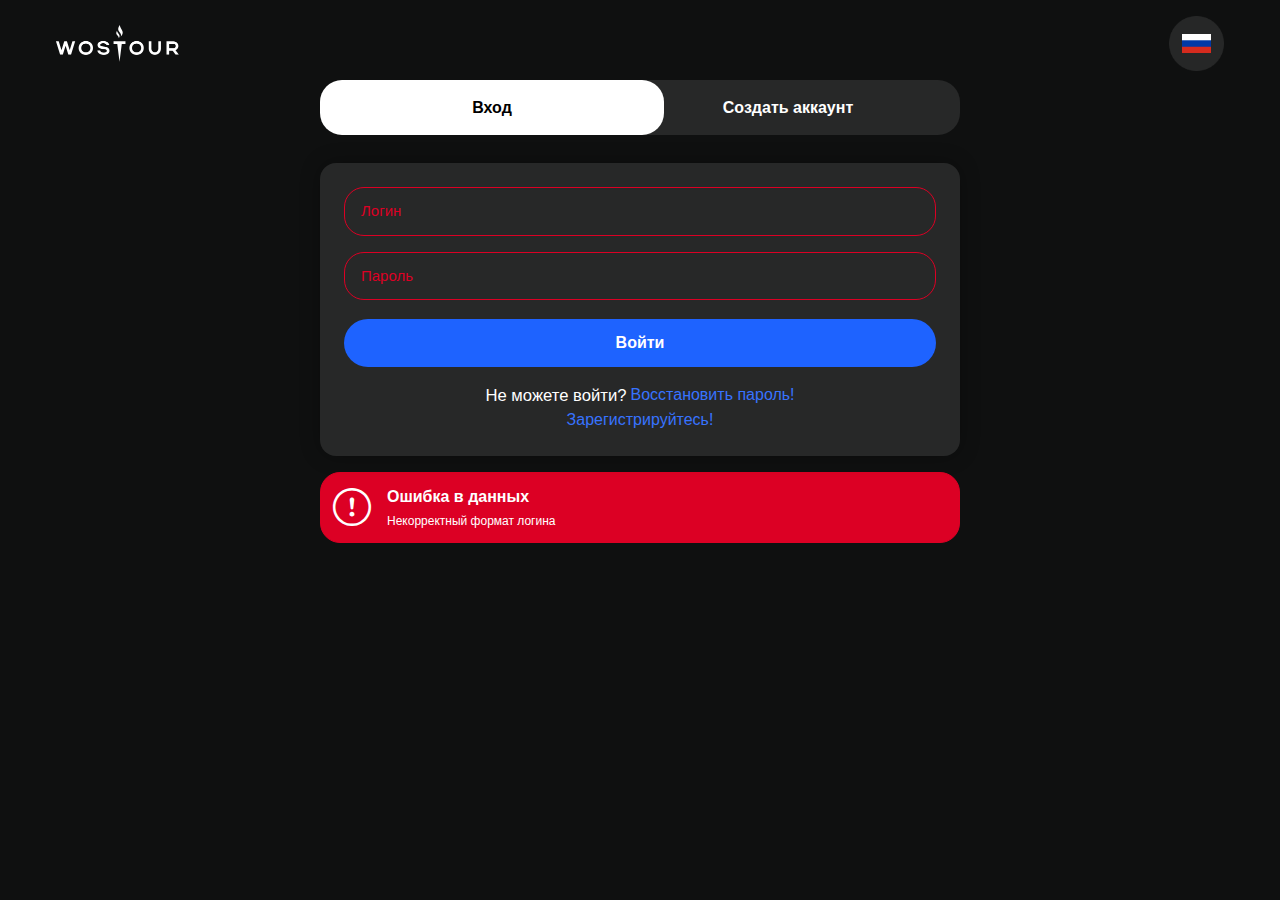
<file: vhod.html>
<!DOCTYPE html>
<html lang="ru">

<head>
    <meta charset="UTF-8">
    <meta name="viewport" content="width=device-width, initial-scale=1.0">
    <title>WOSTOUR — Вход</title>

    <link href="https://cdn.jsdelivr.net/npm/bootstrap@5.3.3/dist/css/bootstrap.min.css" rel="stylesheet">
    <link rel="stylesheet" href="https://cdn.jsdelivr.net/npm/bootstrap-icons@1.11.3/font/bootstrap-icons.min.css">
    <link rel="stylesheet" href="vhod.css">
</head>

<body>

    <!-- Шапка -->
    <header class=" d-flex justify-content-between fixed-top  header">
        <img src="assets/_105553233322080.png" alt="Logo" width="123px" class="header-logo logo_one" />
        <img src="assets/Frame%2011.png" alt="Ru" width="55px" class="selected-flag-icon" />
    </header>

    <!-- Основной блок -->
    <div class="d-flex flex-column gap-5 autorization">
        <!-- Две кнопки -->
        <div class="auth-toggle" role="tablist">
            <a href="#login" class="toggle-btn active" data-bs-toggle="tab" role="tab" aria-controls="login"
                aria-selected="true">
                Вход
            </a>
            <a href="#register" class="toggle-btn" data-bs-toggle="tab" role="tab" aria-controls="register"
                aria-selected="false">
                Создать аккаунт
            </a>
        </div>

        <!-- Форма -->
        <div class="auth-box p-4 rounded-4">
            <div class="tab-content">
                <!-- Вход -->
                <div class="form-block tab-pane fade show active" id="login" role="tabpanel">
                    <form>
                        <div class="mb-3">
                            <input type="text" class="form-control error" placeholder="Логин">
                        </div>
                        <div class="mb-3">
                            <input type="password" class="form-control error" placeholder="Пароль">
                        </div>
                        <a href="#">
                            <button type="submit" class="btn btn-primary w-100 rounded-pill submit-btn">Войти</button>
                        </a>
                    </form>
                    <div class="d-flex flex-column align-items-center  vhod_info">
                        <div class="d-flex gap-1">
                            <p>Не можете войти? </p>
                            <a href="#"> Восстановить пароль!</a>
                        </div>
                        <a href="#">Зарегистрируйтесь!</a>
                    </div>
                </div>

                <!-- Регистрация -->
                <div class="form-block tab-pane fade" id="register" role="tabpanel">
                    <form>
                        <div class="mb-3">
                            <input type="text" class="form-control" placeholder="Имя">
                        </div>
                        <div class="mb-3">
                            <input type="text" class="form-control" placeholder="Фамилия">
                        </div>
                        <div class="mb-3">
                            <input type="email" class="form-control error" placeholder="E-mail">
                        </div>
                        <div class="mb-3">
                            <input type="password" class="form-control error" placeholder="Пароль">
                        </div>
                        <div class="mb-3">
                            <input type="password" class="form-control error" placeholder="Повторить пароль">
                        </div>
                        <a href="#">
                            <button type="submit"
                                class="btn btn-primary w-100 rounded-pill submit-btn">Зарегистрироваться</button>
                        </a>
                    </form>
                    <div class="d-flex flex-column align-items-center  vhod_info">
                        <div class="d-flex gap-1">
                            <p>Уже есть аккаунт?</p>
                            <a href="#">Войти</a>
                        </div>
                    </div>
                </div>
            </div>
        </div>

        <!-- Общее уведомление об ошибке для всех форм (скрыто по умолчанию, показать: добавить .show) -->
        <div class="error-message show">
            <i class="bi bi-exclamation-circle"></i>
            <div class="error-message-block">
                <p class="error-message-title">Ошибка в данных</p>
                <p class="error-message-text">Некорректный формат логина</p>
            </div>
        </div>

    </div>

    <script src="https://cdn.jsdelivr.net/npm/bootstrap@5.3.3/dist/js/bootstrap.bundle.min.js"></script>
    <!-- Переключение табов теперь работает через Bootstrap tabs -->
</body>

</html>
</file>
<file: styles_base.css>
* {
  font-family: 'Inter', sans-serif !important;
}

html {
  overflow-x: hidden;
  max-width: 100vw;
  box-sizing: border-box;
}

body {
  overflow-x: hidden;
  background-color: rgb(15, 16, 16);
  margin: 0;
  padding: 0;
  font-family: 'Inter', sans-serif !important;

  /* font-family: var(--bs-body-font-family, "Inter", system-ui, -apple-system, "Segoe UI", Roboto, "Helvetica Neue", Arial, "Noto Sans", "Liberation Sans", sans-serif, "Apple Color Emoji", "Segoe UI Emoji");
   */
  max-width: 100vw;
  box-sizing: border-box;
}

:root {
  --bs-body-font-family: "Inter", system-ui, -apple-system, "Segoe UI", Roboto, "Helvetica Neue", Arial, "Noto Sans", "Liberation Sans", sans-serif, "Apple Color Emoji", "Segoe UI Emoji";
}
</file>
<file: styles_header.css>
.header {
  position: fixed;
  top: 0;
  left: 0;
  width: 100%;
  z-index: 1000;
  background: rgba(255, 255, 255, 0.1);
  border-bottom: 1px solid rgba(255, 255, 255, 0.1);
  backdrop-filter: blur(14px);
  padding: 1rem 0;
  will-change: transform;
}

.header_sidebar {
  position: sticky;
  top: 0;
  left: 0;
  display: flex;
  justify-content: space-between;
  width: 100%;
  backdrop-filter: blur(14px);
  z-index: 10;
  /* Выше контента sidebar, но ниже общего z-index sidebar */
  background: rgba(100, 105, 105, 0.3);
  border-bottom: 1px solid rgba(255, 255, 255, 0.1);
  padding-left: 1.5rem;
  padding-right: 1.5rem;
  padding-top: 2.7rem;
  padding-bottom: 2.7rem;
  align-items: center;
}

.header.header-responsive {
  padding-left: 3.5rem;
  padding-right: 3.5rem;
}

.header .navbar {
  padding: 0;
}

.header .navbar .container-fluid {
  padding-left: 0;
  padding-right: 0;
  display: flex;
  justify-content: space-between;
  align-items: center;
}

.header .navbar .container-fluid .logo-container {
  position: relative;
  z-index: 10001; /* Выше sidebar (z-index: 9999), чтобы логотип был виден поверх */
}

.header .navbar .container-fluid .logo-container .header-logo {
  max-height: 36px;
}

.header .navbar-nav {
  display: flex;
  align-items: center;
}

.header .navbar-nav .nav-item {
  position: relative;
  transition: opacity 0.3s ease;
}

.header .navbar-nav .nav-item .dropdown {
  transition: opacity 0.3s ease;
}

.header .navbar-nav .nav-item .dropdown:hover {
  opacity: 0.9;
}

.header .navbar-nav .nav-item .dropdown .drop-btn {
  font-weight: 600;
  background: none;
  border: none;
  color: white;
  font-size: 16px;
}

.header .navbar-nav .nav-link {
  color: white;
  text-decoration: none;
  background: none;
  border: none;
  transition: opacity 0.3s ease;
  padding: 0.5rem 0;
  position: relative;
  font-size: 16px;
}

.header .navbar-nav .nav-link:hover {
  opacity: 0.8;
}

.header .navbar-nav .nav-link:hover::after {
  width: 100%;
}

.header .right-actions {
  display: flex;
  align-items: center;
  margin-left: auto;
  gap: 1rem;
  position: relative;
  z-index: 10001; /* Выше sidebar (z-index: 9999), чтобы флаг и бутерброд были видны поверх */
}

.header .right-actions .dropdown .drop_btn_flag {
  margin: 0;
  padding: 0;
  background: none;
  border: none;
}

.header .right-actions .dropdown .drop_btn_flag:hover,
.header .right-actions .dropdown .drop_btn_flag:focus,
.header .right-actions .dropdown .drop_btn_flag:active {
  background: none;
  color: inherit;
  box-shadow: none;
  transform: none;
}

.header .right-actions .dropdown .dropdown-toggle::after {
  display: none !important;
}

.header .selected-flag-icon {
  cursor: pointer;
  transition: opacity 0.3s ease;
  width: 40px;
  height: 40px;
}

.header .selected-flag-icon:hover {
  opacity: 0.9;
}

.header .settings_container {
  cursor: pointer;
  transition: opacity 0.3s ease;
  width: 40px;
  height: 40px;
  display: flex;
  align-items: center;
  justify-content: center;
  background-color: rgba(139, 219, 149, 1) !important;
  border-radius: 50%;
  overflow: hidden;
}

.header .settings_container span {
  color: rgba(34, 117, 44, 1);
  font-size: 15px;
  font-weight: 600;
  margin-top: 5px;
}

.header .settings_container:hover {
  opacity: 0.9;
}

.header .settings_container .settings {
  max-width: 60%;
  max-height: 60%;
  object-fit: contain;
}

.header .right-actions .dropdown-menu {
  background: white;
  min-width: 100px;
  max-width: 100px;
  border: 1px solid #ddd;
  border-radius: 9px;
  left: -55px;
  z-index: 10002; /* Выше элементов header, чтобы dropdown был виден поверх sidebar */
}

.header .right-actions .dropdown-item {
  cursor: pointer;
  transition: background 0.2s ease;
  color: #333;
  display: flex;
  justify-content: flex-end;
  align-items: center;
  padding: 0;
}

.header .right-actions .dropdown-menu .dropdown-item:first-child {
  position: relative;
  border-bottom: none;
}

.headerv.right-actions .dropdown-menu .dropdown-item:first-child::after {
  content: '';
  position: absolute;
  bottom: 0;
  left: 10px;
  right: 10px;
  height: 2px;
  background-color: rgba(217, 217, 217, 0.25);
}

.header .right-actions .dropdown-item a {
  text-decoration: none;
  color: black;
  display: flex;
  align-items: center;
  justify-content: flex-end;
}

.header .flag-icon {
  width: 50px;
  height: 45px;
  flex-shrink: 0;
  margin-left: 8px;
}

.header .dropdown-item:hover {
  background: #f8f9fa;
}

.header .flag-icon {
  width: 50px;
  height: 45px;
  flex-shrink: 0;
}

.header .user-logo {
  cursor: pointer;
  transition: opacity 0.3s ease;
  width: 50px;
  height: 50px;
}

.header .user-logo:hover {
  opacity: 0.9;
}

.header .ruka-logo {
  cursor: pointer;
  transition: opacity 0.3s ease;
  width: 50px;
  height: 50px;
}

.header .ruka-logo:hover {
  opacity: 0.9;
}

.header .settings_container {
  cursor: pointer;
  transition: opacity 0.3s ease, background-color 0.3s ease;
  width: 40px;
  height: 40px;
  display: flex;
  align-items: center;
  padding: 0;
  justify-content: center;
  background-color: rgba(255, 255, 255, 0.1);
  border: none;
  border-radius: 50%;
  overflow: hidden;
}




.header .settings_container:hover {
  background-color: rgba(255, 255, 255, 0.2);
}

.header .settings_container .settings {
  max-width: 100%;
}

.header .right-actions .settings-dropdown {
  background: #000;
  min-width: 270px;
  max-width: 250px;
  border: 1px solid #333;
  border-radius: 19px;
  left: -215px;
  padding: 1rem 1.2rem;
}

.header .right-actions .settings-dropdown .dropdown-item {
  color: rgba(165, 165, 165, 1);
  display: flex;
  justify-content: flex-start;
  align-items: center;
  padding: 0.5rem 1rem;
  transition: background 0.2s ease;
  padding: 0.8rem 0;
}

.header .right-actions .settings-dropdown .dropdown-item a {
  color: white;
  text-decoration: none;
  display: flex;
  align-items: center;
  justify-content: flex-start;
  width: 100%;
}

.header .right-actions .settings-dropdown .dropdown-item a .btn {
  border: 1px solid white;
  margin-top: 1rem;
  color: white;
  background: transparent;
  border-radius: 20px;
  width: 100%;
}

.header .right-actions .settings-dropdown .dropdown-item:hover {
  background: #333;
}

.header .right-actions .settings-dropdown .dropdown-item:first-child::after {
  display: none;
}

.header .right-actions .settings-dropdown .dropdown-item:not(:last-child) {
  border-bottom: 1px solid #333;
}

.header .right-actions .settings-dropdown .dropdown-item .dropdown-item_exit {
  display: flex;
  gap: 10px;
}

.header .right-actions .settings-dropdown .dropdown-item .dropdown-item_exit img {
  width: 14px;
  height: 15px;
}

.header .header-btn {
  width: 135px;
  height: 40px;
  border-radius: 20px;
  font-size: 14px;
  padding-top: 0.5rem;
  transition: box-shadow 0.3s ease, color 0.3s ease, border-color 0.3s ease;
  border: 2px solid transparent;
}

.mobile-header-btn-container {
  width: 100dvw;
  display: flex;
  justify-content: center;
  padding-left: 1.5rem;
  padding-right: 1.5rem;
}

.header .header-btn:hover {
  box-shadow: 0 6px 20px rgba(255, 255, 255, 0.3);
  color: black;
  border-color: white;
}

.header .mobile-menu-btn {
  border: none;
  background: rgba(255, 255, 255, 0.1);
  border-radius: 50%;
  padding: 0.5rem;
  display: flex;
  width: 40px;
  height: 40px;
  align-items: center;
  justify-content: center;
  cursor: pointer;
}

.header .mobile-menu-btn .menu-icon {
  width: 21px;
  height: 16px;
  object-fit: contain;
}

.header .mobile-menu-btn:hover {
  opacity: 0.9;
}

.header .mobile-menu-btn:focus {
  outline: none;
  box-shadow: none;
}

.header .sidebar-header {
  padding: 1rem 1.5rem;
  border-bottom: 1px solid rgba(255, 255, 255, 0.1);
  display: flex;
  justify-content: flex-end;
  align-items: center;
}

.header .sidebar-close {
  background: none;
  border: none;
  color: white;
  font-size: 1.5rem;
  padding: 0.5rem;
  cursor: pointer;
  transition: color 0.3s ease;
}

.header .sidebar-close:hover {
  color: #ccc;
}

.header .navbar-collapse {
  margin-left: 6rem;
  display: none;
}

.header .info_main {
  display: none;
}

.sidebar-auth-container {
  padding-left: 1.5rem;
  padding-right: 1.5rem;
  width: 100%;
  box-sizing: border-box;
}

/* Новая кнопка Войти в sidebar */
.sidebar-login-btn-link {
  width: 100%;
  text-decoration: none;
  display: block;
}

.sidebar-login-btn {
  width: 100%;
  height: 42px;
  background-color: rgba(165, 165, 165, 0.2);
  border: none;
  border-radius: 16px;
  color: white;
  font-size: 13px;
  font-weight: 500;
  cursor: pointer;
  transition: background-color 0.3s ease;
  display: flex;
  align-items: center;
  justify-content: center;
  margin-top: 2rem;
}

.sidebar-login-btn:hover {
  background-color: rgba(165, 165, 165, 0.3);
}

.dark-auth-toggle {
  display: flex;
  justify-content: flex-start;
  align-items: stretch;
  width: 100%;
  max-width: 100%;
  margin-bottom: -20px;
  z-index: 2;
  position: relative;
  margin-top: 2rem;
  overflow: hidden;
}

.dark-toggle-btn {
  display: flex;
  align-items: center;
  justify-content: center;
  border: none;
  background-color: rgba(39, 40, 40, 1);
  border-radius: 22px;
  transition: background-color 0.3s ease;
  position: relative;
  z-index: 1;
  height: 42px;
  text-decoration: none;
  cursor: pointer;
  padding: 0;
  box-sizing: border-box;
}

.dark-auth-toggle .dark-toggle-btn:first-child {
  flex: 4;
}

.navbar-collapse .navbar-nav .nav-group .nav-item .dropdown .dropdown-menu .dropdown-item {
  color: white;
}

.dark-auth-toggle .dark-toggle-btn:last-child {
  flex: 6;
}

.dark-btn-inner {
  width: 100%;
  height: 100%;
  border: none;
  background: transparent;
  color: #fff;
  font-weight: 500;
  font-size: 16px;
  border-radius: 22px;
  cursor: pointer;
  display: flex;
  align-items: center;
  justify-content: center;
  padding: 0;
  margin: 0;
  box-sizing: border-box;
}

.dark-toggle-btn+.dark-toggle-btn {
  position: relative;
  left: -1.5rem;
}

.dark-toggle-btn.active {
  background-color: #000 !important;
  z-index: 3;
}

.dark-toggle-btn.active .dark-btn-inner {
  color: #fff !important;
}

.autorization {
  display: none;
  overflow: auto;
  padding: 0 1.5rem;
}

.auth-toggle {
  display: flex;
  justify-content: center;
  align-items: stretch;
  width: 100%;
  max-width: 640px;
  margin-bottom: -20px;
  z-index: 2;
  position: relative;
}

.toggle-btn {
  display: flex;
  align-items: center;
  justify-content: center;
  flex: 1;
  border: none;
  background-color: rgba(39, 40, 40, 1);
  border-radius: 16.85px; 
  transition: all 0.3s ease;
  position: relative;
  z-index: 1;
  font-size: 12px;
  height: 42px;
  text-decoration: none;
  cursor: pointer;
  padding: 0;
}

.auth-toggle .toggle-btn:first-child {
  flex: 4;
}

.auth-toggle .toggle-btn:last-child {
  flex: 6;
}

.btn-inner {
  width: 100%;
  height: 100%;
  border: none;
  background: transparent;
  color: #fff;
  font-weight: 500;
  font-size: 16px;
  border-radius: inherit; 
  cursor: pointer;
  display: flex;
  align-items: center;
  justify-content: center;
  padding: 0;
  margin: 0;
}

.toggle-btn+.toggle-btn {
  margin-left: -3rem;
}

.toggle-btn.active {
  background-color: #fff;
  z-index: 3;
  border-radius: 16.85px; /* Активная кнопка */
}

.toggle-btn.active .btn-inner {
  color: #000;
}

.toggle-btn.btn-inner {
  background-color: rgba(39, 40, 40, 1);
  color: #fff;
  font-weight: 500;
  font-size: 16px;
  height: 42px;
  border-radius: 16.85px;
}

.toggle-btn.active.btn-inner {
  background-color: #fff;
  color: #000;
  border-radius: 16.85px;
}

.auth-box {
  background-color: rgba(39, 40, 40, 1);
  width: 100%;
  max-width: 640px;
  border-radius: 0 0 16px 16px;
  padding: 40px;
  padding-top: 4rem;
  position: relative;
  z-index: 1;
}

.form-control {
  background-color: transparent;
  border: 1.5px solid white;
  border-radius: 20px;
  color: #fff;
  padding: 12px 16px;
  font-size: 15px;
}

.form-control::placeholder {
  color: #aaa;
}

.form-control:focus {
  background-color: transparent;
  color: #fff;
  border-color: #1e63ff;
  box-shadow: none;
}

/* Стили для полей с ошибкой */
.form-control.error {
  border-color: rgba(220, 0, 36, 1) !important;
  color: rgba(220, 0, 36, 1) !important;
}

.form-control.error::placeholder {
  color: rgba(220, 0, 36, 1) !important;
}

.form-control.error:focus {
  border-color: rgba(220, 0, 36, 1) !important;
}

/* Уведомление об ошибке */
.error-message {
  display: flex;
  align-items: center;
  gap: 1rem;
  width: 100%;
  background-color: rgba(220, 0, 36, 1);
  border: 1px solid rgba(220, 0, 36, 1);
  border-radius: 20px;
  padding: 0.75rem 1rem;
  margin-top: -0.7rem;
  margin-bottom: 1rem;
  text-align: center;
}

.error-message .bi-exclamation-circle {
  font-size: 38px;
  min-width: 38px;
  line-height: 1;
  flex: 0 0 38px;
}

.error-message-block {
  display: flex;
  flex-direction: column;
  gap: 0.15rem;
  text-align: left;
}

.error-message-title {
  font-weight: 800;
  font-size: 16px;
  margin-bottom: 0;
}

.error-message-text {
  color: rgba(255, 255, 255, 1);
  font-weight: 300;
  font-size: 12px;
  margin-bottom: 0;
}

/* Показать уведомление об ошибке */
.error-message.show {
  display: flex;
}

.submit-btn {
  background-color: #1e63ff;
  border: none;
  font-weight: 600;
  border-radius: 19.6px;
  padding: 12px;
  width: 100%;
  margin-top: 1.2rem;
  color: white;
  cursor: pointer;
  transition: background-color 0.3s ease;
  display: flex;
  align-items: center;
  justify-content: center;
  font-size: 13px;
}

.submit-btn:hover {
  background-color: #3773ff;
}

.vhod_info {
  gap: 1rem;
  margin-top: 1.2rem;
}

.vhod_info p {
  margin-bottom: 0 !important;
  font-weight: 300;
}

.vhod_info a {
  text-decoration: none;
  color: #3773ff;
  font-weight: 300;
}


.hero-buttons {
  margin-top: 3rem;
}
/* Media Queries for Header */

@media (min-width: 1537px) {
  .header.header-responsive {
    padding-left: calc(3.5rem + (100vw - 1536px) * 0.1);
    padding-right: calc(3.5rem + (100vw - 1536px) * 0.1);
  }
}

@media (max-width: 991.98px) {
  .header.header-responsive {
    padding-left: 1.5rem;
    padding-right: 1.5rem;
    padding-top: 1.29rem;
    padding-bottom: 1.29rem;
  }
}
@media (max-width: 410px) {
    .header.header-responsive {
        padding-left: 1rem;
        padding-right: 1rem;
        padding-top: 1.2rem;
        padding-bottom: 1.2rem;
    }
}

@media (max-width: 435px) {
  .header_sidebar {
    padding-top: 2.54rem;
    padding-bottom: 2.54rem;
  }
}

@media (max-width: 410px) {
  .header_sidebar {
    padding-top: 2.45rem;
    padding-bottom: 2.45rem;
  }
}

@media (min-width: 992px) {
  .header .navbar .container-fluid {
    gap: 0;
  }
}

@media (max-width: 991.98px) {
  .header .navbar .container-fluid {
    gap: 1rem;
  }
}

@media (min-width: 1537px) {
  .header .navbar .container-fluid .logo-container .header-logo {
    max-height: 2.25rem;
  }
}

@media (min-width: 992px) {
  .header .navbar-nav {
    margin-right: 2rem;
    gap: 2rem;
  }

  .header .navbar-nav .nav-item:first-child {
    transform: translateX(0.5rem);
  }
}

@media (min-width: 1537px) {
  .header .navbar-nav .nav-item .dropdown .drop-btn {
    font-size: 1rem;
  }
}

@media (min-width: 1537px) {
  .header .navbar-nav .nav-link {
    font-size: 1rem;
  }
}

@media (min-width: 1537px) {
  .header .header-btn {
    width: 10.9375rem;
    height: 2.5rem;
    font-size: 0.875rem;
  }
}

@media (min-width: 2560px) {
  .header {
    padding: 1.5rem 0;
  }

  .header .navbar .container-fluid .logo-container .header-logo {
    max-height: 48px;
  }

  .header .navbar-nav {
    gap: 3rem;
  }

  .header .navbar-nav .nav-item .dropdown .drop-btn {
    font-size: 20px;
  }

  .header .navbar-nav .nav-link {
    font-size: 20px;
  }

  .header .header-btn {
    width: 170px;
    height: 50px;
    font-size: 18px;
    border-radius: 25px;
  }

  .header .right-actions {
    gap: 1.5rem;
  }

  .header .selected-flag-icon {
    width: 50px;
    height: 50px;
  }

  .header .settings_container {
    width: 50px;
    height: 50px;
  }

  .header .settings_container span {
    font-size: 18px;
  }

  .header .right-actions .dropdown-menu {
    min-width: 130px;
    max-width: 130px;
    border-radius: 12px;
    left: -70px;
  }

  .header .right-actions .dropdown-item {
    font-size: 16px;
    padding: 0.5rem;
  }
}

@media (min-width: 3840px) {
  .header {
    padding: 2rem 0;
  }

  .header .navbar .container-fluid .logo-container .header-logo {
    max-height: 60px;
  }

  .header .navbar-nav {
    gap: 4rem;
  }

  .header .navbar-nav .nav-item .dropdown .drop-btn {
    font-size: 24px;
  }

  .header .navbar-nav .nav-link {
    font-size: 24px;
  }

  .header .header-btn {
    width: 200px;
    height: 60px;
    font-size: 22px;
    border-radius: 30px;
  }

  .header .right-actions {
    gap: 2rem;
  }

  .header .selected-flag-icon {
    width: 60px;
    height: 60px;
  }

  .header .settings_container {
    width: 60px;
    height: 60px;
  }

  .header .settings_container span {
    font-size: 22px;
  }

  .header .right-actions .dropdown-menu {
    min-width: 160px;
    max-width: 160px;
    border-radius: 14px;
    left: -85px;
  }

  .header .right-actions .dropdown-item {
    font-size: 18px;
    padding: 0.75rem;
  }

  .header .header-btn {
    border-radius: 56px;
  }
}

@media (max-width: 991px) {
  .header .header-btn {
    margin-bottom: 10rem;
  }
}

@media (min-width: 992px) {
  .header .mobile-menu-btn {
    display: none;
  }
}

@media (max-width: 991.98px) {
  .header .info_main {
    display: block;
    width: 100%;
  }

  .header .navbar-collapse {
    display: block;
    position: fixed;
    top: 0;
    right: -100%;
    width: 100dvw;
    height: 100dvh;
    background-color: rgb(15, 16, 16, 1) !important;
    color: white;
    border: none;
    padding: 0;
    z-index: 9999;
    transition: right 0.3s ease-in-out;
    display: flex;
    flex-direction: column;
    align-items: start;
    overflow-y: auto;
    -webkit-overflow-scrolling: touch;
  }

  .navbar-collapse {
    position: fixed;
    top: 0;
    right: 0;
    padding-bottom: 2rem;
    overflow-y: auto;
    -webkit-overflow-scrolling: touch;
    background: white;
    z-index: 1050;
  }

  .header .navbar-collapse #navbarNav {
    display: flex;
    flex-direction: column;
    flex: 1;
    overflow-y: auto;
    width: 100%;
    padding-bottom: 2rem;
  }

  .header .navbar-nav {
    flex: 1;
    overflow-y: visible;
  }

  .sidebar_footer,
  .main-footer {
    flex-shrink: 0;
    margin-top: auto;
    width: 100%;
    padding-bottom: 1rem;
  }

  .autorization {
    flex-shrink: 0;
    margin-bottom: 1rem;
    margin-top: 2rem;
  }

  .header .main-footer .footer-nav {
    margin-top: -1rem;
    justify-content: center !important;

  }

  .header .main-footer .navbar-nav .nav-item:first-child {
    margin-top: 0;
    padding: 0;
  }

  .header .main-footer .navbar-nav .nav-item:last-child {
    margin-top: 0;
    padding: 0;
  }

  .header .main-footer .navbar-nav .nav-item {
    border-bottom: none;
    color: white;
    padding: 0;
  }

  .header .main-footer .navbar-nav {
    display: flex;
    align-items: center;
    justify-content: center;
  }

  .header .main-footer .navbar-nav .nav-item:first-child {
    color: white;
    top: -3.8px;
  }

  /* 
  .header .main-footer .navbar-nav .nav-item:nth-child(2) {
    left: 13px;
  } */

  .header .main-footer .navbar-nav .nav-item .nav-link:first-child {
    font-weight: 500;
    color: white;
  }

  .header .main-footer .navbar-nav .dropdown-menu {
    position: absolute;
  }

  .header .main-footer .footer-divider {
    margin-top: 2rem;
  }

  .header .main-footer .navbar-nav {
    gap: 2.4rem;
    /* justify-content: space-between !important; */
  }

  .header .main-footer .footer-nav .navbar-nav .nav-item .dropdown .drop-btn {
    font-weight: 500;
    font-size: 14px;

  }

  .header .main-footer .footer-nav .navbar-nav .nav-item .dropdown {
    top: 3px;
  }


  body {
    overscroll-behavior: contain;
  }

  .header .navbar-collapse.show {
    right: 0;
  }

  .header .navbar-collapse .info_main {
    margin-top: 2rem;
  }

  .header .navbar-collapse .info_main p {
    font-weight: 600;
    color: rgba(165, 165, 165, 1);
    font-size: 13px;
    margin-bottom: 0;
    padding-left: 1.5rem;
    padding-right: 1.5rem;
  }

  .header .navbar-collapse .info_main .info_main_block_one {
    background-color: rgba(0, 0, 0, 1);
    padding-top: 0.9rem;
    padding-bottom: 0.9rem;
    margin-top: 0.2rem;
    padding-left: 1.5rem;
    padding-right: 1.5rem;
  }

  .info_main .info_main_block_one_profile {
    display: flex;
    align-items: center;
    gap: 10px;
  }

  .info_main .info_main_block_one_profile span {
    width: 33px;
    height: 33px;
    display: flex;
    align-items: center;
    justify-content: center;
    background-color: #7EE18B;
    border-radius: 50%;
    color: #156D1E;
    font-size: 13px;
    font-weight: 600;
    line-height: 1;
  }

  .header .navbar-collapse .info_main .info_main_block_one_profile .info_main_block_one_profile_text {
    color: white;
    font-size: 18px;
    margin: 0;
    font-weight: 800;
    padding-left: 0;
    padding-right: 0;
  }

  .info_main_block_one .mobile-settings-menu {
    width: 100%;
    border: none;
    box-shadow: none;
    position: static;
    transform: none !important;
    background: transparent;
  }

  .info_main_block_one .dropdown-item {
    padding: 12px 0;
    border-bottom: 1px solid rgba(255, 255, 255, 0.1);
    color: rgba(165, 165, 165, 1);
  }

  .info_main_block_one .dropdown-item:last-child {
    border-bottom: none;
  }

  .info_main_block_one .dropdown-item a {
    color: inherit;
    text-decoration: none;
    display: flex;
    align-items: center;
    width: 100%;
  }

  .info_main_block_one .dropdown-item_exit {
    display: flex;
    align-items: center;
    gap: 12px;
    color: #ff6b6b !important;
  }

  .info_main_block_one .dropdown-item_exit img {
    width: 16px;
    height: 16px;
  }

  .info_main_block_one .settings-dropdown.mobile-version {
    display: none;
    background: #000;
    position: static;
    width: 100%;
    transform: none !important;
    box-shadow: none;
    border: none;
  }

  .info_main_block_one .settings-dropdown.mobile-version.show {
    display: block;
    background: #000;
    position: static;
    width: 100%;
    transform: none !important;
    box-shadow: none;
    border: none;
  }

  .info_main_block_one .settings-dropdown.mobile-version .dropdown-item {
    padding: 12px 0;
    border-bottom: 1px solid rgba(255, 255, 255, 0.1);
    color: white;
    background: transparent;
  }

  .info_main_block_one .settings-dropdown.mobile-version .dropdown-item:last-child {
    border-bottom: none;
  }

  .info_main_block_one .settings-dropdown.mobile-version .dropdown-item a {
    color: inherit;
    text-decoration: none;
    display: flex;
    align-items: center;
    width: 100%;
    padding: 0;
    font-size: 13px;
    background: transparent !important;
  }

  .info_main_block_one .settings-dropdown.mobile-version .dropdown-item_exit {
    display: flex;
    align-items: center;
    gap: 12px;
    color: white !important;
  }

  .info_main_block_one .settings-dropdown.mobile-version .dropdown-item_exit img {
    width: 16px;
    height: 16px;
  }

  .info_main_block_one {
    background-color: rgba(0, 0, 0, 1);
    border-radius: 8px;
    width: 100%;
  }

  .header .navbar-nav {
    width: 100%;
    flex-direction: column;
    margin-top: 1rem;
    align-items: start;
    gap: 0;
  }

  .header .navbar-nav .nav-group-mobile-wrapper {
    padding: 0 !important;
    border-bottom: none !important;
    width: 100%;
  }

  .header .navbar-nav .nav-group-mobile {
    background-color: rgba(0, 0, 0, 1);
    border-radius: 8px;
    width: 100%;
    margin-top: 0;
    padding-left: 1.5rem;
    padding-right: 1.5rem;
    padding-top: 12px;
    padding-bottom: 12px;
    display: flex;
    flex-direction: column;
    gap: 0;
  }

  .header .navbar-nav .nav-group-mobile .nav-item-inner {
    padding-left: 0;
    padding-right: 0;
    border-bottom: none;
  }

  .header .navbar-nav .nav-group-mobile .nav-item-inner:first-child {
    border-bottom: 1px solid rgba(255, 255, 255, 0.1);
    padding-bottom: 12px;
    margin-bottom: 0;
  }

  .header .navbar-nav .nav-group-mobile .nav-item-inner:last-child {
    border-bottom: none;
    padding-top: 12px;
  }

  .header .navbar-nav .nav-group-mobile .nav-item-inner .drop-btn,
  .header .navbar-nav .nav-group-mobile .nav-item-inner .nav-link {
    color: white !important;
  }

  .dark-auth-toggle {
    display: flex;
    justify-content: center;
    align-items: center;
    width: 99%;
    box-sizing: border-box;
    z-index: 2;
    position: relative;
    margin-top: 2rem;
    overflow: hidden;
  }


  .dark-auth-toggle .dark-btn-inner {
    width: 100%;
    height: 100%;
    border: none;
    background: transparent;
    color: #fff;
    font-weight: 500;
    font-size: 12px;
    border-radius: 16px;
    cursor: pointer;
    display: flex;
    align-items: center;
    justify-content: center;
    padding: 0;
    margin: 0;
    box-sizing: border-box;
    white-space: nowrap;
    overflow: hidden;
    text-overflow: ellipsis;
  }

  .dark-toggle-btn+.dark-toggle-btn {
    margin-left: -1.5rem;
  }

  .dark-toggle-btn.active {
    background-color: #000;
    z-index: 3;
  }

  .dark-toggle-btn.active .dark-btn-inner {
    color: #fff;
  }

  .header .navbar-nav .nav-item .dropdown {
    margin-bottom: 0;
  }

  .header .navbar-nav .nav-item .dropdown .drop-btn {
    font-size: 13px;
    color: white;
    padding: 0;
    border: none;
    background: transparent;
  }

  .header .navbar-nav .nav-item {
    padding: 12px 0;
    border-bottom: 1px solid rgba(255, 255, 255, 0.1);
    list-style: none;
  }

  .header .navbar-nav .nav-item:last-child {
    border-bottom: none;
    padding-left: 1.5rem;
    padding-right: 1.5rem;
  }

  .header .navbar-nav .nav-item:first-child {
    border-bottom: none;
    margin-top: 0.7rem;
    margin-bottom: 0;
    padding-bottom: 0.2rem;
    align-items: start;
    padding-left: 1.5rem;
    padding-right: 1.5rem;
    color: rgba(165, 165, 165, 1);
  }

  .header .navbar-nav .nav-item .nav-link:first-child {
    color: rgba(165, 165, 165, 1);
    font-weight: 600;
  }

  .header .navbar-nav .main-footer .nav-item .nav-link:first-child {
    color: white;
  }

  .header .navbar-nav .main-footer .nav-item .nav-link {
    color: white;
  }

  .header .navbar-nav .nav-group .nav-item .nav-link:first-child {
    color: white;
  }

  .header .navbar-nav .main-footer .nav-group .nav-item .nav-link:first-child {
    color: white;
  }

  .header .navbar-nav .nav-group {
    background-color: rgba(0, 0, 0, 1) !important;
    border-radius: 8px;
    width: 100%;
    margin-top: 0;
    padding-left: 1.5rem;
    padding-right: 1.5rem;
  }

  .header .navbar-nav .dropdown-menu {
    background-color: #000 !important;
    color: white !important;
  }

  .header .navbar-nav .nav-group .nav-item {
    padding-left: 0;
    padding-right: 0;
  }

  .header .navbar-nav .nav-group .nav-item:first-child {
    border-bottom: 1px solid rgba(255, 255, 255, 0.1);
    margin-top: 0;
    align-items: start;
    font-weight: 600;
    transition: none !important;
    padding-top: 12px;
  }

  .header .navbar-nav .nav-item a.nav-link {
    font-size: 13px;
    color: white;
    text-decoration: none;
    padding: 0;
    border-bottom: none;
    font-weight: 600;
  }

  .header .navbar-nav .nav-item:hover {
    color: #ccc;
  }

  .header .navbar-nav .nav-item:hover a,
  .header .navbar-nav .nav-item:hover .drop-btn {
    color: #ccc;
    font-size: 12px;
  }

  .header .navbar-nav .nav-item:hover {
    opacity: 1;
  }

  .header .navbar-nav .nav-group .nav-item:last-child {
    padding-bottom: 12px;
    border-bottom: none;
  }

  .header .right-actions {
    flex-direction: row;
    align-items: flex-start;
    gap: 0.2rem;
  }

  .header .right-actions .header-btn {
    width: 100%;
    height: 50px;
    border-radius: 25px;
    font-size: 22px;
    font-weight: 600;
    background: white;
    color: black;
  }

  .header .right-actions .header-btn:hover {
    background: #f8f9fa;
    box-shadow: 0 8px 25px rgba(255, 255, 255, 0.3);
  }

  .sidebar_footer {
    margin-top: 2rem;
    width: 100%;
  }

  .sidebar_footer .sidebar_footer_main {
    background-color: rgba(0, 0, 0, 1);
    padding-left: 1.5rem;
    padding-right: 1.5rem;
    padding-top: 1rem;
    padding-bottom: 1rem;
    display: flex;
    gap: 1.5rem;
    justify-content: space-between;
    width: 100%;
  }

  .sidebar_footer .sidebar_footer_main a {
    text-decoration: none;
  }

  .sidebar_footer .sidebar_footer_title {
    font-weight: 600;
    padding-left: 1.5rem;
    padding-right: 1.5rem;
    color: rgba(165, 165, 165, 1);
    font-size: 13px;
    margin-bottom: 0.4rem;
  }

  .sidebar_footer .sidebar_footer_main .hero-btn-secondary {
    border-radius: 20px;
    background-color: rgba(255, 255, 255, 0.15);
    white-space: nowrap;
    font-size: 12px;
  }

  .sidebar_footer .sidebar_footer_main>a:nth-child(1) .hero-btn-secondary {
    font-weight: 400;
    padding-left: 1.5rem;
    padding-right: 1.5rem;
    width: 81px;
  }

  .sidebar_footer .sidebar_footer_main>a:nth-child(2) .hero-btn-secondary {
    font-weight: 400;
    padding-left: 2rem;
    padding-right: 2rem;
    width: 114px;
  }

  .sidebar_footer .sidebar_footer_main>a:nth-child(3) .hero-btn-secondary {
    font-weight: 400;
    padding-left: 2rem;
    padding-right: 2rem;
    width: 120px;
  }

  .sidebar_footer .sidebar_footer_main a.hero-btn-secondary {
    border-radius: 20px;
    background-color: rgba(255, 255, 255, 0.15);
    white-space: nowrap;
    font-size: 12px;
    font-weight: 400;
    display: inline-flex;
    align-items: center;
    justify-content: center;
    box-sizing: border-box;
  }

  .sidebar_footer .sidebar_footer_main>a.hero-btn-secondary:nth-child(1) {
    padding-left: 1.5rem;
    padding-right: 1.5rem;
    width: 81px;
    min-width: 81px;
    max-width: 81px;
  }

  .sidebar_footer .sidebar_footer_main>a.hero-btn-secondary:nth-child(2) {
    padding-left: 2rem;
    padding-right: 2rem;
    width: 114px;
    min-width: 114px;
    max-width: 114px;
  }

  .sidebar_footer .sidebar_footer_main>a.hero-btn-secondary:nth-child(3) {
    padding-left: 2rem;
    padding-right: 2rem;
    width: 120px;
    min-width: 120px;
    max-width: 120px;
  }

  .navbar-collapse,
  body {
    overflow-x: hidden;
  }
}

@media (max-width: 768px) {

  .dark-btn-inner {
    font-size: 13px;
    border-radius: 18px;
  }

  .dark-auth-toggle .dark-toggle-btn:first-child {
    flex: 4;
  }

  .dark-auth-toggle .dark-toggle-btn:last-child {
    flex: 6;
  }

  .toggle-btn+.toggle-btn {
    margin-left: -1.9rem;
  }

  .btn-inner {
    font-size: 13px;
  }

  .toggle-btn.btn-inner {
    font-size: 13px;
  }

  .auth-toggle {
    justify-content: flex-start;
    width: 100%;
    max-width: 640px;
    margin-bottom: 0;
    padding: 0;
  }
}

@media (max-width: 480px) {
  .dark-btn-inner {
    font-size: 14px;
  }

  .header .navbar-collapse {
    width: 100%;
  }

  .vhod_info p {
    font-size: 12px;
  }

  .vhod_info a {
    font-size: 13px;
  }
}

@media (max-width: 420px) {
  .sidebar_footer .sidebar_footer_main {
    gap: 0.8rem;
    padding-top: 0.75rem;
    padding-bottom: 0.75rem;
  }

  .vhod_info p {
    font-size: 12px;
  }

  .vhod_info a {
    font-size: 13px;
  }

  .sidebar_footer .sidebar_footer_main .hero-btn-secondary {
    font-size: 11px;
  }

  .sidebar_footer .sidebar_footer_main>a:nth-child(1) .hero-btn-secondary {
    padding-left: 1.6rem;
    padding-right: 1.6rem;
  }

  .sidebar_footer .sidebar_footer_main>a:nth-child(2) .hero-btn-secondary {
    padding-left: 2.2rem;
    padding-right: 1.2rem;
  }

  .sidebar_footer .sidebar_footer_main>a:nth-child(3) .hero-btn-secondary {
    padding-left: 2.2rem;
    padding-right: 2.2rem;
  }

  .sidebar_footer .sidebar_footer_main a.hero-btn-secondary {
    font-size: 11px;
  }

  .sidebar_footer .sidebar_footer_main>a.hero-btn-secondary:nth-child(1) {
    padding-left: 1.6rem;
    padding-right: 1.6rem;
  }

  .sidebar_footer .sidebar_footer_main>a.hero-btn-secondary:nth-child(2) {
    padding-left: 2.2rem;
    padding-right: 1.2rem;
  }

  .sidebar_footer .sidebar_footer_main>a.hero-btn-secondary:nth-child(3) {
    padding-left: 2.2rem;
    padding-right: 2.2rem;
  }
}

@media (max-width: 410px) {
  .dark-btn-inner {
    font-size: 12px;
  }

  .dark-btn-inner {
    border-radius: 13px;
  }

  .dark-auth-toggle .dark-toggle-btn:first-child {
    flex: 4;
  }

  .dark-auth-toggle .dark-toggle-btn:last-child {
    flex: 6;
  }
}

@media (max-width: 405px) {
  .sidebar_footer .sidebar_footer_main {
    gap: 0.4rem;
    padding-top: 0.75rem;
    padding-bottom: 0.75rem;
  }

  .sidebar_footer .sidebar_footer_main .hero-btn-secondary {
    font-size: 9px;
  }

  .sidebar_footer .sidebar_footer_main>a:nth-child(1) .hero-btn-secondary {
    padding-left: 1.4rem;
    padding-right: 1.4rem;
  }

  .sidebar_footer .sidebar_footer_main>a:nth-child(2) .hero-btn-secondary {
    padding-left: 2rem;
    padding-right: 2rem;
  }

  .sidebar_footer .sidebar_footer_main>a:nth-child(3) .hero-btn-secondary {
    padding-left: 2rem;
    padding-right: 2rem;
  }

  .sidebar_footer .sidebar_footer_main a.hero-btn-secondary {
    font-size: 9px;
  }

  .sidebar_footer .sidebar_footer_main>a.hero-btn-secondary:nth-child(1) {
    padding-left: 1.4rem;
    padding-right: 1.4rem;
  }

  .sidebar_footer .sidebar_footer_main>a.hero-btn-secondary:nth-child(2) {
    padding-left: 2rem;
    padding-right: 2rem;
  }

  .sidebar_footer .sidebar_footer_main>a.hero-btn-secondary:nth-child(3) {
    padding-left: 2rem;
    padding-right: 2rem;
  }

  .header .navbar-collapse .info_main .info_main_block_one_profile .info_main_block_one_profile_text {
    font-size: 15px;
  }
}

@media (max-width: 395px) {
  .vhod_info p {
    font-size: 12px;
  }

  .vhod_info a {
    font-size: 13px;
  }
}

@media (max-width: 390px) {
  /* .header .main-footer .navbar-nav {
    gap: 1.5rem;
  } */
}

@media (max-width: 375px) {
  .sidebar_footer .sidebar_footer_main {
    gap: 0.3rem;
    padding-left: 1rem;
    padding-right: 1rem;
  }

  .sidebar_footer .sidebar_footer_main .hero-btn-secondary {
    font-size: 8px;
  }

  .sidebar_footer .sidebar_footer_main>a:nth-child(1) .hero-btn-secondary {
    padding-left: 1rem;
    padding-right: 1rem;
    width: 75px;
  }

  .sidebar_footer .sidebar_footer_main>a:nth-child(2) .hero-btn-secondary {
    padding-left: 1.5rem;
    padding-right: 1.5rem;
    width: 105px;
  }

  .sidebar_footer .sidebar_footer_main>a:nth-child(3) .hero-btn-secondary {
    padding-left: 1.5rem;
    padding-right: 1.5rem;
    width: 110px;
  }

  .sidebar_footer .sidebar_footer_main a.hero-btn-secondary {
    font-size: 8px;
  }

  .sidebar_footer .sidebar_footer_main>a.hero-btn-secondary:nth-child(1) {
    padding-left: 1rem;
    padding-right: 1rem;
    width: 75px;
    min-width: 75px;
    max-width: 75px;
  }

  .sidebar_footer .sidebar_footer_main>a.hero-btn-secondary:nth-child(2) {
    padding-left: 1.5rem;
    padding-right: 1.5rem;
    width: 105px;
    min-width: 105px;
    max-width: 105px;
  }

  .sidebar_footer .sidebar_footer_main>a.hero-btn-secondary:nth-child(3) {
    padding-left: 1.5rem;
    padding-right: 1.5rem;
    width: 110px;
    min-width: 110px;
    max-width: 110px;
  }
}

@media (max-width: 365px) {
  .vhod_info p {
    font-size: 10px;
  }

  .vhod_info a {
    font-size: 10px;
  }

  /* .header .main-footer .navbar-nav {
    gap: 1rem;
  } */
}

@media(max-width: 991px) {
  .autorization {
    width: 100%;
    display: flex;
    flex-direction: column;
    gap: 1.5rem;
    align-items: center;
  }
}

@media(max-width: 576px) {
  .sidebar_footer .sidebar_footer_main .hero-btn-secondary {
    border-radius: 20px;
    background-color: rgba(255, 255, 255, 0.15);
    white-space: nowrap;
    font-size: 12px;
    font-weight: 400;
    height: 32px;
    display: flex;
    align-items: center;
    justify-content: center;
  }

  .sidebar_footer .sidebar_footer_main>a:nth-child(1) .hero-btn-secondary {
    padding-left: 1.5rem;
    padding-right: 1.5rem;
  }

  .sidebar_footer .sidebar_footer_main>a:nth-child(2) .hero-btn-secondary {
    padding-left: 2rem;
    padding-right: 2rem;
  }

  .sidebar_footer .sidebar_footer_main>a:nth-child(3) .hero-btn-secondary {
    padding-left: 2rem;
    padding-right: 2rem;
  }

  .sidebar_footer .sidebar_footer_main a.hero-btn-secondary {
    border-radius: 20px;
    background-color: rgba(255, 255, 255, 0.15);
    white-space: nowrap;
    font-size: 12px;
    font-weight: 400;
    height: 32px;
    display: flex;
    align-items: center;
    justify-content: center;
  }

  .sidebar_footer .sidebar_footer_main>a.hero-btn-secondary:nth-child(1) {
    padding-left: 1.5rem;
    padding-right: 1.5rem;
  }

  .sidebar_footer .sidebar_footer_main>a.hero-btn-secondary:nth-child(2) {
    padding-left: 2rem;
    padding-right: 2rem;
  }

  .sidebar_footer .sidebar_footer_main>a.hero-btn-secondary:nth-child(3) {
    padding-left: 2rem;
    padding-right: 2rem;
  }
}

@keyframes slideInRight {
  from {
    right: -100%;
  }

  to {
    right: 0;
  }
}


@keyframes slideOutRight {
  from {
    right: 0;
  }

  to {
    right: -100%;
  }
}
</file>
<file: styles_main_with_bg.css>
.main-with-bg {
  position: relative;
  height: 100dvh;
  overflow: visible;
  background-image: url("../assets/main_background.png");
  background-size: cover;
  background-position: center top;
  background-repeat: no-repeat;
  display: flex;
  flex-direction: column;
  /* transform: translateZ(0); */
  backface-visibility: hidden;
  /* perspective: 1000; */
  /* will-change: transform; */
}

.main-content {
  flex: 1;
  display: flex;
  flex-direction: column;
}

.main-content .main-content-responsive {
  padding-right: 3.5rem;
  padding-left: 3.5rem;
  margin-top: 2.7rem;
}

/* Отступы для main-content-responsive на разных экранах ПК */
@media (min-width: 992px) {
  .main-content .main-content-responsive {
    margin-top: 2.7rem;
  }
}

@media (min-width: 1200px) {
  .main-content .main-content-responsive {
    margin-top: 4rem;
  }
}

@media (min-width: 1400px) {
  .main-content .main-content-responsive {
    margin-top: 5rem;
  }
}

@media (min-width: 1600px) {
  .main-content .main-content-responsive {
    margin-top: 6rem;
  }
}

@media (min-width: 1800px) {
  .main-content .main-content-responsive {
    margin-top: 7rem;
  }
}

@media (min-width: 2000px) {
  .main-content .main-content-responsive {
    margin-top: 8rem;
  }
}

@media (min-width: 2200px) {
  .main-content .main-content-responsive {
    margin-top: 9rem;
  }
}

@media (min-width: 2400px) {
  .main-content .main-content-responsive {
    margin-top: 10rem;
  }
}

@media (min-width: 2600px) {
  .main-content .main-content-responsive {
    margin-top: 11rem;
  }
}

@media (min-width: 2800px) {
  .main-content .main-content-responsive {
    margin-top: 12rem;
  }
}

@media (min-width: 3000px) {
  .main-content .main-content-responsive {
    margin-top: 13rem;
  }
}

@media (min-width: 3200px) {
  .main-content .main-content-responsive {
    margin-top: 14rem;
  }
}

@media (min-width: 3400px) {
  .main-content .main-content-responsive {
    margin-top: 15rem;
  }
}

@media (min-width: 3580px) {
  .main-content .main-content-responsive {
    margin-top: 16rem;
  }
}

@media (min-height: 1200px) {
  .main-content .main-content-responsive {
    margin-top: 12rem;
  }
}

@media (min-height: 1400px) {
  .main-content .main-content-responsive {
    margin-top: 14rem;
  }
}
@media (min-height: 1600px) {
  .main-content .main-content-responsive {
    margin-top: 17rem;
  }
}
/* Media Queries for Main with Background */

@media (max-width: 991px) {
  .main-with-bg {
    height: 100vh;
    background-image: url("../assets/main_background_mobile.png");
  }
}

@media (min-width: 1537px) {
  .main-content .main-content-responsive {
    padding-left: calc(3.5rem + (100vw - 1536px) * 0.1);
    padding-right: calc(3.5rem + (100vw - 1536px) * 0.1);
  }
}

@media (max-width: 991px) {
  .main-content .main-content-responsive {
    padding-left: 1rem;
    padding-right: 1rem;
  }
}

@media (max-height: 820px) {
  .main-content .main-content-responsive {
    margin-top: 0;
  }
}
</file>
<file: styles_hero_section.css>
.hero-section {
  margin-top: 10rem;
}

@media (max-width: 991px) and (max-height: 780px) {
  .hero-section {
    margin-top: 7rem;
  }

}

@media (max-width: 991px) and (max-height: 770px) {
  .hero-section {
    margin-top: 6.5rem;
  }

}

@media (max-width: 991px) and (max-height: 760px) {
  .hero-section {
    margin-top: 6rem;
  }

}


@media (min-width: 1537px) {
  .hero-section {
    margin-top: calc(8rem + (100vh - 800px) * 0.3);
  }
}

@media (min-width: 1920px) {
  .hero-section {
    margin-top: calc(8rem + (100vh - 800px) * 0.4);
  }
}

@media (min-width: 2560px) {
  .hero-section {
    margin-top: calc(8rem + (100vh - 800px) * 0.3);
  }
}

@media (min-width: 3840px) {
  .hero-section {
    margin-top: calc(8rem + (100vh - 800px) * 0.29);
  }
}

/* Основной контейнер с Grid */
.hero-container {
  display: flex;
  justify-content: space-between;
  align-items: center;
  gap: 3rem;
}

.hero-text-content {
  flex: 1;
  text-align: left;
}

.hero-cards-content {
  flex-shrink: 0;
}

.hero-section .card {
  width: 193px;
  height: 145px;
  display: flex;
  align-items: center;
  justify-content: center;
}

@media (max-width: 1134px) {
  .hero-section .card {
    width: calc(183px + (100vw - 1080px) * 0.1);
    height: calc(135px + (100vw - 1080px) * 0.08);
  }
}

@media (max-width: 1094px) {
  .hero-section .card {
    width: calc(176px + (100vw - 1080px) * 0.1);
    height: calc(135px + (100vw - 1080px) * 0.08);
  }
}

@media (max-width: 1080px) {
  .hero-section .card {
    width: calc(173px + (100vw - 1080px) * 0.1);
    height: calc(135px + (100vw - 1080px) * 0.08);
  }
}

@media (min-width: 1537px) {
  .hero-section .card {
    width: calc(193px + (100vw - 1536px) * 0.1);
    height: calc(145px + (100vw - 1536px) * 0.08);
  }
}

.hero-section .hero_flex {
  display: flex;
  flex-direction: row;
  gap: 1rem;
}

.hero-section .card-body {
  padding-top: 1rem;
  padding-left: 0.1rem;
  padding-right: 0.1rem;
  text-align: center;
  display: flex;
  flex-direction: column;
  align-items: center;
  justify-content: center;
}

.hero-section .container {
  width: 100%;
  padding-top: 2rem;
  padding-bottom: 2rem;
}

.hero-section .hero-title {
  font-size: 2.5rem;
  line-height: 1.2;
}

@media (min-width: 1537px) {
  .hero-section .hero-title {
    font-size: calc(2.5rem + (100vw - 1536px) * 0.02);
  }
}

.hero-section .hero-title-responsive {
  font-size: 55px;
  font-weight: 700;
}

@media (max-width: 1080px) {
  .hero-section .hero-title-responsive {
    font-size: calc(35px + (100vw - 1080px) * 0.03);
  }
}

@media (max-width: 1293px) {
  .hero-section .hero-title-responsive {
    font-size: calc(50px + (100vw - 1536px) * 0.03);
  }
}

@media (min-width: 1537px) {
  .hero-section .hero-title-responsive {
    font-size: calc(55px + (100vw - 1536px) * 0.03);
  }
}

.hero-section .hero-subtitle {
  font-size: 1.25rem;
}

@media (min-width: 1537px) {
  .hero-section .hero-subtitle {
    font-size: calc(1.25rem + (100vw - 1536px) * 0.01);
  }
}

.hero-section .hero-subtitle-responsive {
  font-size: 30px;
  font-weight: 400;
}

@media (max-width: 1080px) {
  .hero-section .hero-subtitle-responsive {
    font-size: calc(25px + (100vw - 1080px) * 0.015);
  }
}

@media (min-width: 1537px) {
  .hero-section .hero-subtitle-responsive {
    font-size: calc(30px + (100vw - 1536px) * 0.015);
  }
}

.hero-section .btn {
  transition: all 0.3s ease;
  align-items: center;
}

/* @media (min-width: 1537px) {
  .hero-section .btn {
    font-size: calc(19px + (100vw - 1536px) * 0.01) !important;
    width: calc(223px + (100vw - 1536px) * 0.1) !important;
    height: calc(55px + (100vw - 1536px) * 0.03) !important;
  }
} */

@media (min-width: 3840px) {
  .hero-section .btn {
    border-radius: 56px;
  }
}

.hero-section .btn:hover {
  transform: translateY(-2px);
  box-shadow: 0 8px 25px rgba(0, 123, 255, 0.3);
}

.hero-section .hero-btn-primary {
  border: 1px solid white;
  width: 223px;
  height: 55px;
  border-radius: 20px;
  font-size: 19px;
  font-weight: 600 !important;
  text-decoration: none;
}

@media (max-width: 991px) {
  .hero-section .hero-btn-primary {
    border: 1px solid white;
    font-size: 16px;
    width: 200px;
    height: 42px;
  }
}

@media (max-width: 768px) {
  .hero-section .hero-btn-primary {
    border: 1px solid white;
    font-size: 15px;
    width: 190px;
    height: 42px ;
  }
}

@media (max-width: 400px) {
  .hero-section .hero-btn-primary {
    border: 1px solid white;
    font-size: 14px;
    width: 180px;
    height: 42px;
  }
}

/* @media (min-width: 1537px) {
  .hero-section .hero-btn-primary {
    width: calc(223px + (100vw - 1536px) * 0.1) !important;
    height: calc(55px + (100vw - 1536px) * 0.03) !important;
    font-size: calc(19px + (100vw - 1536px) * 0.01) !important;
  }
} */

@media (min-width: 3840px) {
  .hero-section .hero-btn-primary {
    border-radius: 44px;
  }
}

.hero-section .hero-btn-secondary {
  border: 1px solid white;
  width: 174px;
  height: 55px;
  border-radius: 20px;
  font-size: 19px;
  font-weight: 600 !important;
  background-color: rgba(255, 255, 255, 0.1);
  backdrop-filter: blur(12px);
  text-decoration: none;
}

@media (max-width: 991px) {
  .hero-section .hero-btn-secondary {
    font-size: 16px;
    width: 160px;
    height: 42px;
  }
}

@media (max-width: 768px) {
  .hero-section .hero-btn-secondary {
    font-size: 12px;
    width: 150px;
    height: 42px;
  }
}

@media (max-width: 400px) {
  .hero-section .hero-btn-secondary {
    font-size: 12px;
    width: 140px;
    height: 42px;
  }
}

/* @media (min-width: 1537px) {
  .hero-section .hero-btn-secondary {
    width: calc(174px + (100vw - 1536px) * 0.08) !important;
    height: calc(55px + (100vw - 1536px) * 0.03) !important;
    font-size: calc(19px + (100vw - 1536px) * 0.01) !important;
  }
} */

@media (min-width: 3840px) {
  .hero-section .hero-btn-secondary {
    border-radius: 44px;
  }
}

.hero-section .row.gx-0 .col-md-6,
.hero-section .row.gx-0 .col-6 {
  padding-left: 0 !important;
  padding-right: 0 !important;
}

.hero-section  .card {
  transition: all 0.3s ease;
  border-radius: 12px;
  background: rgba(255, 255, 255, 0.05);
  backdrop-filter: blur(4px);
  border: 1px solid rgba(255, 255, 255, 0.1);
}

@media (min-width: 3840px) {
  .hero-section  .card {
    border-radius: 36px;
  }
}

.hero-section  .card:hover {
  transform: translateY(-5px);
  box-shadow: 0 10px 30px rgba(0, 123, 255, 0.2);
  border-color: rgba(0, 123, 255, 0.3);
}

.hero-section .card .card-body {
  display: flex;
  flex-direction: column;
  justify-content: center;
  padding: 1rem;
  padding-left: 1.5rem;
  padding-right: 1.5rem;
}

.hero-card-number {
  font-size: 32px;
  font-weight: 400;
  color: white;
}

@media (min-width: 1537px) {
  .hero-card-number {
    font-size: calc(32px + (100vw - 1536px) * 0.015);
  }
}

.hero-card-text {
  color: rgb(165, 165, 165);
  font-size: 15px;
  font-weight: 400;
}

@media (min-width: 1537px) {
  .hero-card-text.hero-card-text {
    font-size: calc(15px + (100vw - 1536px) * 0.008);
  }
}

/* Мобильная версия - меняем порядок */
@media (max-width: 991px) {
  .hero-container {
    display: flex;
    flex-direction: column;
    gap: 2rem;
    text-align: center;
  }

  .hero-text-content {
    order: 2;
    display: flex;
    flex-direction: column;
    text-align: center;
    gap: 0.5rem;
  }

  .hero-cards-content {
    order: 1;
  }

  /* Переопределяем порядок внутри текстового контента */
  .hero-text-content .hero-subtitle {
    order: 1;
    margin-bottom: 0;
  }

  .hero-text-content .hero-title {
    order: 2;
    margin-bottom: 0;
  }

  .hero-text-content .hero-buttons {
    order: 3;
    margin-top: 1rem;
  }

  /* Центрируем кнопки на мобильных */
  .hero-buttons {
    justify-content: center;
    flex-wrap: nowrap;
  }

  /* Адаптация карточек для мобильных */
  .hero_flex {
    justify-content: center;
    gap: 1.8rem;
  }

  .hero-section .card {
    width: 150px;
    height: 110px;
  }

  .hero-card-number {
    font-size: 20px;
  }

  .hero-card-text {
    font-size: 12px;
    line-height: 1.2;
  }

  /* Адаптация шрифтов для мобильных */
  .hero-section .hero-title-responsive {
    font-size: 32px;
    line-height: 1.2;
  }

  .hero-section .hero-subtitle-responsive {
    font-size: 18px;
    margin-bottom: 0rem;
  }
}

/* Адаптация для очень маленьких экранов */
@media (max-width: 576px) {
  .hero_flex {
    flex-direction: column;
    align-items: center;
    gap: 1.1rem;
  }

  .hero-section .card {
    width: 140px;
    height: 100px;
  }

  .hero-buttons {
    align-items: stretch;
    gap: 1rem;
    width: 100%;
  }

  .hero-btn-primary,
  .hero-btn-secondary {
    width: 100%;
    font-size: 12px;
    flex: 1;
    min-width: 0;
  }

  .hero-section .hero-title-responsive {
    font-size: 28px;
  }

  .hero-section .hero-subtitle-responsive {
    font-size: 16px;
  }
}

@media (max-width: 425px) {
  .hero-section .hero-title-responsive {
    font-size: 25px;
  }

  .hero-section .hero-subtitle-responsive {
    font-size: 14px;
  }
}

@media (max-width: 400px) {
  .hero-section .hero-title-responsive {
    font-size: 22px;
  }

  .hero-section .hero-subtitle-responsive {
    font-size: 13px;
  }
}

/* Для очень больших мобильных (планшеты в портретной ориентации) */
@media (min-width: 768px) and (max-width: 991px) {
  .hero-section .card {
    width: 170px;
    height: 130px;
  }

  .hero-card-number {
    font-size: 28px;
  }

  .hero-card-text {
    font-size: 14px;
  }

  .hero-section .hero-title-responsive {
    font-size: 40px;
  }

  .hero-section .hero-subtitle-responsive {
    font-size: 22px;
  }
}

/* CSS remains unchanged */
.tournament-footer {
  position: relative;
  display: flex;
  width: 100%;
  height: 169px;
  align-items: center;
  background: rgba(255, 255, 255, 0.1);
  backdrop-filter: blur(2px);
  z-index: 2;
  box-sizing: border-box;
  flex-shrink: 0;
}

@media (max-width: 991.98px) {
  .tournament-footer .footer-right {
    display: none;
  }
}

@media (max-width: 991.98px) {
  .tournament-footer {
    position: absolute;
    bottom: 0;
    left: 0;
    right: 0;
    z-index: 100;
    /* Позиционируем относительно dvh для адаптивности к адресной строке */
    bottom: calc(100vh - 100dvh);
  }
}



.tournament-footer .carousel-container {
  width: 70%;
  height: 100%;
  overflow: hidden;
  position: relative;
}

.tournament-footer .carousel-track {
  display: flex;
  height: 100%;
  transition: transform 0.5s ease-in-out;
}

.tournament-footer .carousel-slide {
  height: 100%;
  flex-shrink: 0;
  display: flex;
  align-items: center;
  position: relative;
}

.tournament-footer .carousel-slide .footer-left {
  width: 100%;
  height: 100%;
  border: none;
  border-top-right-radius: 10px;
  display: flex;
  gap: 15px;
  flex-shrink: 0;
}

.tournament-footer .carousel-slide .footer-left .container-logo-2025 {
  width: 252;
  height: 100%;
  border-top-right-radius: 20px;
  border-bottom-right-radius: 20px;
}

.tournament-footer .carousel-slide .footer-left .container-logo-2025 .logo-2025 {
  width: 100%;
  min-width: 230px;
  max-width: 240px;
  height: 100%;
  border-top-right-radius: 20px;
  border-bottom-right-radius: 20px;
  object-fit: cover;
}

@media(max-width: 1200px) {
  .tournament-footer .carousel-slide .footer-left .container-logo-2025 .logo-2025 {
    width: 200px;
    min-width: 150px;
    max-width: 210px;
    height: 100%;
  }
}

.tournament-footer .carousel-slide .footer-left .tournament-info {
  margin-top: 2rem;
}

@media (min-width: 1537px) {
  .tournament-footer .carousel-slide .footer-left .tournament-info {
    margin-top: calc(2rem + (100vw - 1536px) * 0.02);
  }

}

@media (min-width: 3840px) {
  .tournament-footer .carousel-slide .footer-left .tournament-info {
    margin-left: 5rem;
  }

  .tournament-footer .carousel-slide .footer-left .container-logo-2025 .logo-2025 {
    border-top-right-radius: 45px;
    border-bottom-right-radius: 45px;
  }
}

@media (min-width: 2500px) {

  .tournament-footer .carousel-slide .footer-left .container-logo-2025 .logo-2025 {
    border-top-right-radius: 50px;
    border-bottom-right-radius: 50px;
  }
}

.tournament-footer .carousel-slide .footer-left .tournament-info .date {
  color: rgb(255, 255, 255);
  font-size: 15px;
  font-weight: 400;
  margin-bottom: 15px;
}

@media (min-width: 1537px) {
  .tournament-footer .carousel-slide .footer-left .tournament-info .date {
    font-size: calc(15px + (100vw - 1536px) * 0.005);
    margin-bottom: calc(15px + (100vw - 1536px) * 0.005);
  }

  .tournament-footer .carousel-slide .footer-left .container-logo-2025 .logo-2025 {
    border-top-right-radius: 40px;
    border-bottom-right-radius: 40px;
  }
}

@media (max-width: 1024px) {
  .tournament-footer .carousel-slide .footer-left .container-logo-2025 .logo-2025 {
    max-width: 200px;
  }
}

.tournament-footer .carousel-slide .footer-left .tournament-info .tournament-title {
  color: #fff;
  font-size: 22px;
  font-weight: 700;
  margin-bottom: 5px;
  text-shadow: 0 1px 2px rgba(0, 0, 0, 0.5);
  text-decoration: none;
}

@media (min-width: 1537px) {
  .tournament-footer .carousel-slide .footer-left .tournament-info .tournament-title {
    font-size: calc(22px + (100vw - 1536px) * 0.01);
    margin-bottom: calc(5px + (100vw - 1536px) * 0.003);
  }
}

.tournament-footer .carousel-slide .footer-left .tournament-info .location {
  color: rgba(255, 255, 255, 0.8);
  font-size: 16px;
  font-weight: 400;
}

@media (min-width: 1537px) {
  .tournament-footer .carousel-slide .footer-left .tournament-info .location {
    font-size: calc(16px + (100vw - 1536px) * 0.008);
  }
}

@media (min-width: 1537px) {
  .tournament-footer {
    height: calc(169px + (100vw - 1536px) * 0.05);
  }
}

@media (min-width: 3840px) {
  .tournament-footer {
    height: calc(169px + (100vw - 1536px) * 0.08);
  }
}

@media (min-width: 1024px) and (max-width: 1536px) {
  .tournament-footer {
    height: clamp(150px, 14vw, 165px);
  }

  .tournament-footer .carousel-slide .footer-left .tournament-info {
    margin-top: clamp(1.2rem, 2.2vw, 1.6rem);
  }

  .tournament-footer .carousel-slide .footer-left .tournament-info .date {
    font-size: clamp(13px, 1.2vw, 14px);
    margin-bottom: clamp(10px, 1.2vw, 12px);
  }

  .tournament-footer .carousel-slide .footer-left .tournament-info .tournament-title {
    font-size: clamp(20px, 1.9vw, 22px);
    margin-bottom: clamp(4px, 0.6vw, 5px);
  }

  .tournament-footer .carousel-slide .footer-left .tournament-info .location {
    font-size: clamp(14px, 1.6vw, 16px);
  }
}

@media (max-width: 1304px) {
  .tournament-footer .carousel-slide .footer-left .tournament-info {
    margin-top: 0.5rem;
  }

  .tournament-footer .carousel-slide .footer-left .tournament-info .tournament-title {
    font-size: clamp(18px, 1.9vw, 20px);
    margin-bottom: clamp(3px, 0.6vw, 4px);
  }

  .tournament-footer .carousel-slide .footer-left .tournament-info .location {
    font-size: clamp(12px, 1.6vw, 16px);
  }
}

@media (max-width: 1204px) {
  .tournament-footer .carousel-slide .footer-left .tournament-info {
    margin-top: 0.5rem;
  }

  .tournament-footer .carousel-slide .footer-left .tournament-info .tournament-title {
    font-size: clamp(16px, 1.9vw, 18px);
    margin-bottom: clamp(2px, 0.6vw, 3px);
  }

  .tournament-footer .carousel-slide .footer-left .tournament-info .location {
    font-size: clamp(10px, 1.6vw, 14px);
  }
}


.tournament-footer .footer-right {
  position: relative;
  border: none;
  border-top-left-radius: 40px;
  background-color: rgb(15, 16, 16);
  display: flex;
  align-items: center;
  justify-content: center;
  flex-grow: 1;
  height: 100%;
  overflow: visible;
}

.tournament-footer .footer-right .controls-container {
  display: flex;
  align-items: center;
  justify-content: center;
  gap: 27px;
}

.tournament-footer .footer-right .arrow-btn {
  width: 60px;
  height: 60px;
  border: 2px solid white;
  background: transparent;
  color: #fff;
  border-radius: 50%;
  display: flex;
  align-items: center;
  justify-content: center;
  font-size: 1.3rem;
  transition: all 0.2s ease;
  text-shadow: 0 1px 2px rgba(0, 0, 0, 0.3);
}

@media (min-width: 1537px) {
  .tournament-footer .footer-right .arrow-btn {
    width: calc(60px + (100vw - 1536px) * 0.03);
    height: calc(60px + (100vw - 1536px) * 0.03);
    font-size: calc(1.3rem + (100vw - 1536px) * 0.01);
  }
}

@media (min-width: 1024px) and (max-width: 1536px) {
  .tournament-footer .footer-right .arrow-btn {
    width: clamp(48px, 4.2vw, 56px);
    height: clamp(48px, 4.2vw, 56px);
    font-size: clamp(1.1rem, 1.3vw, 1.25rem);
  }
}

.tournament-footer .footer-right .divider {
  display: block;
  width: 86px;
  height: 2px;
  background: white;
  margin: 0 5px;
}

@media (min-width: 1537px) {
  .tournament-footer .footer-right .divider {
    width: calc(86px + (100vw - 1536px) * 0.04);
    height: calc(2px + (100vw - 1536px) * 0.001);
    margin: 0 calc(5px + (100vw - 1536px) * 0.002);
  }
}

@media (min-width: 1024px) and (max-width: 1536px) {
  .tournament-footer .footer-right .divider {
    width: clamp(64px, 6.2vw, 80px);
  }
}

.tournament-footer .footer-right .slide-number {
  font-size: 49px;
  font-weight: 300;
  color: #fff;
  text-align: center;
}

@media (min-width: 1537px) {
  .tournament-footer .footer-right .slide-number {
    font-size: calc(49px + (100vw - 1536px) * 0.02);
    margin-right: calc(20px + (100vw - 1536px) * 0.02);
  }
}

@media (min-width: 1024px) and (max-width: 1536px) {
  .tournament-footer .footer-right .slide-number {
    font-size: clamp(36px, 3.4vw, 44px);
  }
}

@media (max-width: 1524px) {
  .tournament-footer .carousel-container {
    width: 69.8%;
  }

  .tournament-footer .footer-right {
    width: 30.2%;
  }
}

@media (max-width: 1514px) {
  .tournament-footer .carousel-container {
    width: 69.6%;
  }

  .tournament-footer .footer-right {
    width: 30.4%;
  }
}

@media (max-width: 1504px) {
  .tournament-footer .carousel-container {
    width: 69.4%;
  }

  .tournament-footer .footer-right {
    width: 30.6%;
  }
}

@media (max-width: 1494px) {
  .tournament-footer .carousel-container {
    width: 69.2%;
  }

  .tournament-footer .footer-right {
    width: 30.8%;
  }
}

@media (max-width: 1484px) {
  .tournament-footer .carousel-container {
    width: 69%;
  }

  .tournament-footer .footer-right {
    width: 31%;
  }
}

@media (max-width: 1474px) {
  .tournament-footer .carousel-container {
    width: 68.8%;
  }

  .tournament-footer .footer-right {
    width: 31.2%;
  }
}

@media (max-width: 1464px) {
  .tournament-footer .carousel-container {
    width: 68.6%;
  }

  .tournament-footer .footer-right {
    width: 31.4%;
  }
}

@media (max-width: 1454px) {
  .tournament-footer .carousel-container {
    width: 68.4%;
  }

  .tournament-footer .footer-right {
    width: 31.6%;
  }
}

@media (max-width: 1444px) {
  .tournament-footer .carousel-container {
    width: 68.2%;
  }

  .tournament-footer .footer-right {
    width: 31.8%;
  }
}

@media (max-width: 1434px) {
  .tournament-footer .carousel-container {
    width: 68%;
  }

  .tournament-footer .footer-right {
    width: 32%;
  }
}

@media (max-width: 1424px) {
  .tournament-footer .carousel-container {
    width: 67.8%;
  }

  .tournament-footer .footer-right {
    width: 32.2%;
  }
}

@media (max-width: 1414px) {
  .tournament-footer .carousel-container {
    width: 67.4%;
  }

  .tournament-footer .footer-right {
    width: 32.6%;
  }
}

@media (max-width: 1404px) {
  .tournament-footer .carousel-container {
    width: 67.4%;
  }

  .tournament-footer .footer-right {
    width: 32.6%;
  }
}

@media (max-width: 1394px) {
  .tournament-footer .carousel-container {
    width: 67.2%;
  }

  .tournament-footer .footer-right {
    width: 32.8%;
  }
}

@media (max-width: 1384px) {
  .tournament-footer .carousel-container {
    width: 67%;
  }

  .tournament-footer .footer-right {
    width: 33%;
  }
}

@media (max-width: 1374px) {
  .tournament-footer .carousel-container {
    width: 66.8%;
  }

  .tournament-footer .footer-right {
    width: 33.2%;
  }
}

@media (max-width: 1364px) {
  .tournament-footer .carousel-container {
    width: 66.6%;
  }

  .tournament-footer .footer-right {
    width: 33.4%;
  }
}

@media (max-width: 1354px) {
  .tournament-footer .carousel-container {
    width: 66.4%;
  }

  .tournament-footer .footer-right {
    width: 33.6%;
  }
}

@media (max-width: 1344px) {
  .tournament-footer .carousel-container {
    width: 66.2%;
  }

  .tournament-footer .footer-right {
    width: 33.8%;
  }
}

@media (max-width: 1334px) {
  .tournament-footer .carousel-container {
    width: 65.7%;
  }

  .tournament-footer .footer-right {
    width: 34.3%;
  }
}

@media (max-width: 1324px) {
  .tournament-footer .carousel-container {
    width: 65.3%;
  }

  .tournament-footer .footer-right {
    width: 34.7%;
  }
}

@media (max-width: 1314px) {
  .tournament-footer .carousel-container {
    width: 65%;
  }

  .tournament-footer .footer-right {
    width: 35%;
  }
}

@media (max-width: 1294px) {
  .tournament-footer .carousel-container {
    width: 64.6%;
  }

  .tournament-footer .footer-right {
    width: 35.4%;
  }
}

@media (max-width: 1284px) {
  .tournament-footer .carousel-container {
    width: 64.1%;
  }

  .tournament-footer .footer-right {
    width: 35.9%;
  }
}

@media (max-width: 1274px) {
  .tournament-footer .carousel-container {
    width: 63.8%;
  }

  .tournament-footer .footer-right {
    width: 36.2%;
  }
}

@media (max-width: 1264px) {
  .tournament-footer .carousel-container {
    width: 63.6%;
  }

  .tournament-footer .footer-right {
    width: 36.4%;
  }
}

@media (max-width: 1254px) {
  .tournament-footer .carousel-container {
    width: 63%;
  }

  .tournament-footer .footer-right {
    width: 37%;
  }
}

@media (max-width: 1244px) {
  .tournament-footer .carousel-container {
    width: 63%;
  }

  .tournament-footer .footer-right {
    width: 37%;
  }
}

@media (max-width: 1234px) {
  .tournament-footer .carousel-container {
    width: 62.7%;
  }

  .tournament-footer .footer-right {
    width: 37.3%;
  }
}

@media (max-width: 1224px) {
  .tournament-footer .carousel-container {
    width: 62.4%;
  }

  .tournament-footer .footer-right {
    width: 37.6%;
  }
}

@media (max-width: 1214px) {
  .tournament-footer .carousel-container {
    width: 62%;
  }

  .tournament-footer .footer-right {
    width: 38%;
  }
}

@media (max-width: 1194px) {
  .tournament-footer .carousel-container {
    width: 61.4%;
  }

  .tournament-footer .footer-right {
    width: 38.6%;
  }
}

@media (max-width: 1174px) {
  .tournament-footer .carousel-container {
    width: 61.1%;
  }

  .tournament-footer .footer-right {
    width: 38.9%;
  }
}

@media (max-width: 1164px) {
  .tournament-footer .carousel-container {
    width: 60.8%;
  }

  .tournament-footer .footer-right {
    width: 39.2%;
  }
}

@media (max-width: 1154px) {
  .tournament-footer .carousel-container {
    width: 60.6%;
  }

  .tournament-footer .footer-right {
    width: 39.4%;
  }
}

@media (max-width: 1144px) {
  .tournament-footer .carousel-container {
    width: 60.3%;
  }

  .tournament-footer .footer-right {
    width: 39.7%;
  }
}

@media (max-width: 991px) {
  .tournament-footer {
    height: 120px;
  }

  .tournament-footer .carousel-container {
    width: auto;
    height: 100%;
  }

  .tournament-footer .carousel-slide .footer-left .tournament-info {
    margin-top: 0.5rem;
    display: flex;
    flex-direction: column;
    justify-content: center;
  }

  .tournament-footer .carousel-container .footer-left .container-logo-2025 {
    width: auto;
    height: 100%;
  }

  .tournament-footer .carousel-container .footer-left .container-logo-2025 .logo-2025 {
    width: 169px;
    height: 100%;
  }

  .tournament-footer .carousel-slide .footer-left .tournament-info .tournament-title {
    font-size: 13px;
  }

  .tournament-footer .carousel-slide .footer-left .tournament-info .location {
    font-size: 8px;
  }

  .tournament-footer .carousel-slide .footer-left .tournament-info .date {
    font-size: 8px;
    margin-bottom: 8px;
  }

  .tournament-footer .carousel-slide .footer-left .tournament-info .location {
    margin-bottom: 10px;
  }

  .tournament-footer .footer-right {
    display: none;
  }
}

.tournament-footer .scooped-box {
  position: absolute;
  left: -439.5px;
  bottom: -60px;
  width: 400px;
  height: 140px;
  background-color: transparent;
  margin: 50px;
  overflow: hidden;
}

.tournament-footer .scooped-box::before {
  content: "";
  position: absolute;
  top: -10px;
  left: -10px;
  width: 400px;
  height: 140px;
  border-bottom-right-radius: 40px;
  box-shadow: 0 0 0 400px rgb(15, 16, 16);
  z-index: 1;
  clip-path: polygon(0 0, 100% 0, 100% 100%, 0 100%, 0 40px, 40px 0);
}

.tournament-footer-mobile {
  position: relative;
  display: flex;
  width: 100%;
  height: 120px;
  align-items: center;
  background: rgba(255, 255, 255, 0.1);
  backdrop-filter: blur(2px);
  z-index: 2;
  overflow: hidden;
  max-width: 100vw;
  box-sizing: border-box;
}

.tournament-footer-mobile .carousel-container {
  width: 100%;
  height: 100%;
  overflow: hidden;
  position: relative;
  max-width: 100%;
  box-sizing: border-box;
}

.tournament-footer-mobile .carousel-track {
  display: flex;
  height: 100%;
  transition: transform 0.5s ease-in-out;
  position: relative;
  left: 0;
  box-sizing: border-box;
}

.tournament-footer-mobile .carousel-slide {
  height: 100%;
  flex-shrink: 0;
  display: flex;
  align-items: center;
  position: relative;
}

.tournament-footer-mobile .carousel-slide .footer-left {
  width: 100%;
  height: 100%;
  border: none;
  border-top-right-radius: 10px;
  display: flex;
  gap: 15px;
  flex-shrink: 0;
}

.tournament-footer-mobile .carousel-slide .footer-left .container-logo-2025 {
  width: 65% !important;
  height: 100%;
  border-top-right-radius: 20px;
  border-bottom-right-radius: 20px;
}

.tournament-footer-mobile .carousel-slide .footer-left .container-logo-2025 .logo-2025 {
  width: 100%;
  height: 100%;
  border-top-right-radius: 20px;
  border-bottom-right-radius: 20px;
  object-fit: fill;
  flex-shrink: 0;
}

.tournament-footer-mobile .carousel-slide .footer-left .tournament-info {
  padding-right: 0.44rem;
  margin-top: 0.2rem;
  display: flex;
  flex-direction: column;
  justify-content: center;
}

.tournament-footer-mobile .carousel-slide .footer-left .tournament-info .date {
  color: rgb(255, 255, 255);
  font-size: 8px;
  font-weight: 400;
  margin-bottom: 6px;
}

.tournament-footer-mobile .carousel-slide .footer-left .tournament-info .tournament-title {
  color: #fff;
  font-size: 12px;
  font-weight: 700;
  text-shadow: 0 1px 2px rgba(0, 0, 0, 0.5);
  margin-top: 0.2rem;
}

.tournament-footer-mobile .carousel-slide .footer-left .tournament-info .location {
  color: rgba(255, 255, 255, 0.8);
  font-size: 8px;
  font-weight: 400;
}

@media (min-width: 992px) {
  .tournament-footer-mobile {
    display: none;
  }
}


@media (min-width: 650px) {
  .tournament-footer-mobile {
    height: 200px;
  }

  .tournament-footer-mobile .carousel-slide .footer-left .tournament-info {
    margin-top: 0.5rem;
  }

  .tournament-footer-mobile .carousel-slide .footer-left .tournament-info .date {
    font-size: 18px;
  }

  .tournament-footer-mobile .carousel-slide .footer-left .tournament-info .tournament-title {
    font-size: 25px;
  }

  .tournament-footer-mobile .carousel-slide .footer-left .tournament-info .location {
    font-size: 18px;
    font-weight: 400;
  }
}

/* Media Queries for Hero Section */

@media (max-width: 991px) and (max-height: 780px) {
  .hero-section {
    margin-top: 7rem;
  }
}

@media (max-width: 991px) and (max-height: 770px) {
  .hero-section {
    margin-top: 6.5rem;
  }
}

@media (max-width: 991px) and (max-height: 760px) {
  .hero-section {
    margin-top: 6rem;
  }
}

@media (min-width: 1537px) {
  .hero-section {
    margin-top: 8rem;
  }
}

@media (min-width: 1920px) {
  .hero-section {
    margin-top: 8rem;
  }
}

@media (min-width: 2560px) {
  .hero-section {
    margin-top: 8rem;
  }
}

@media (min-width: 3840px) {
  .hero-section {
    margin-top: 8rem;
  }
}

@media (min-width: 1537px) {
  .hero-section .hero-title {
    font-size: 2.5rem;
  }
}

@media (max-width: 1080px) {
  .hero-section .hero-title-responsive {
    font-size: 2.1875rem;
  }
}

@media (max-width: 1293px) {
  .hero-section .hero-title-responsive {
    font-size: 3.125rem;
  }
}

@media (min-width: 1537px) {
  .hero-section .hero-title-responsive {
    font-size: 3.4375rem;
  }
}

@media (min-width: 1537px) {
  .hero-section .hero-subtitle {
    font-size: 1.25rem;
  }
}

@media (max-width: 1080px) {
  .hero-section .hero-subtitle-responsive {
    font-size: 1.5625rem;
  }
}

@media (min-width: 1537px) {
  .hero-section .hero-subtitle-responsive {
    font-size: 1.875rem;
  }
}

@media (min-width: 1537px) {
  .hero-section .btn {
    font-size: 1.1875rem;
    width: 13.9375rem;
    height: 3.4375rem;
  }
}

@media (min-width: 3840px) {
  .hero-section .btn {
    border-radius: 56px;
  }
}

@media (max-width: 991px) {
  .hero-section .hero-btn-primary {
    border: 1px solid white;
    font-size: 16px;
    width: 200px;
    height: 50px;
  }

  .hero-section .hero-btn-secondary {
    font-size: 16px;
    width: 200px;
    height: 42px;
  }
}

@media (max-width: 768px) {
  .hero-section .hero-btn-primary {
    border: 1px solid white;
    font-size: 15px;
    width: 150px;
    height: 42px;
    border-radius: 16px;
  }

  .hero-section .hero-btn-secondary {
    font-size: 12px;
    width: 150px;
    height: 42px;
    border-radius: 16px;
  }
}

@media (max-width: 400px) {
  .hero-section .hero-btn-primary {
    border: 1px solid white;
    font-size: 12px;
    width: 140px;
    height: 42px;
  }

  .hero-section .hero-btn-secondary {
    font-size: 12px;
    width: 140px;
    height: 42px;
  }
}

/* @media (min-width: 1537px) {
  .hero-section .hero-btn-primary {
    width: 13.9375rem !important;
    height: 3.4375rem !important;
    font-size: 1.1875rem !important;
  }

  .hero-section .hero-btn-secondary {
    width: 10.875rem !important;
    height: 3.4375rem !important;
    font-size: 1.1875rem !important;
  }
} */

@media (min-width: 3840px) {
  .hero-section .hero-btn-primary {
    border-radius: 44px;
  }

  .hero-section .hero-btn-secondary {
    border-radius: 44px;
  }
}

@media (min-width: 1537px) {
  .hero-card-text.hero-card-text {
    font-size: 0.9375rem;
  }
}

@media (max-width: 991px) {
  .hero-container {
    display: flex;
    flex-direction: column;
    gap: 2rem;
    text-align: center;
  }

  .hero-text-content {
    order: 2;
    display: flex;
    flex-direction: column;
    text-align: center;
    gap: 0.5rem;
  }

  .hero-cards-content {
    order: 1;
  }

  .hero-text-content .hero-subtitle {
    order: 1;
    margin-bottom: 0;
  }

  .hero-text-content .hero-title {
    order: 2;
    margin-bottom: 0;
  }

  .hero-text-content .hero-buttons {
    order: 3;
    margin-top: 1rem;
  }

  .hero-buttons {
    justify-content: center;
    flex-wrap: nowrap;
  }

  .hero_flex {
    justify-content: center;
    gap: 1.8rem;
  }

  .hero-section .card {
    width: 150px;
    height: 110px;
  }

  .hero-card-number {
    font-size: 20px;
  }

  .hero-card-text {
    font-size: 12px;
    line-height: 1.2;
  }

  .hero-section .hero-title-responsive {
    font-size: 32px;
    line-height: 1.2;
  }

  .hero-section .hero-subtitle-responsive {
    font-size: 18px;
    margin-bottom: 0rem;
  }
}

@media (max-width: 576px) {
  .hero_flex {
    flex-direction: column;
    align-items: center;
    gap: 1.1rem;
  }

  .hero-section .card {
    width: 140px;
    height: 100px;
  }

  .hero-buttons {
    /* align-items: stretch; */
    gap: 1rem;
    /* width: 100%; */
  }

  .hero-section .hero-buttons  .hero-btn-primary,
  .hero-btn-secondary {
    width: 150px;
    height: 42px;
    font-size: 12px;
    flex: 1;
    min-width: 0;
  }

  .hero-section .hero-title-responsive {
    font-size: 28px;
  }

  .hero-section .hero-subtitle-responsive {
    font-size: 16px;
  }
}

@media (max-width: 425px) {
  .hero-section .hero-title-responsive {
    font-size: 25px;
  }

  .hero-section .hero-subtitle-responsive {
    font-size: 14px;
  }
}

@media (max-width: 400px) {
  .hero-section .hero-title-responsive {
    font-size: 22px;
  }

  .hero-section .hero-subtitle-responsive {
    font-size: 13px;
  }
}

@media (min-width: 768px) and (max-width: 991px) {
  .hero-section .card {
    width: 170px;
    height: 130px;
  }

  .hero-card-number {
    font-size: 28px;
  }

  .hero-card-text {
    font-size: 14px;
  }

  .hero-section .hero-title-responsive {
    font-size: 40px;
  }

  .hero-section .hero-subtitle-responsive {
    font-size: 22px;
  }
}

@media (min-width: 3840px) {
  .hero-section .card {
    border-radius: 36px;
  }
}
</file>
<file: styles_content.css>
.content {
  padding-left: 3.5rem;
  padding-right: 3.5rem;
  margin-top: 10rem;
}

@media (max-width: 991px) {
  .content {
    margin-top: 2rem;
    padding-left: 1rem;
    padding-right: 1rem;
  }
}

@media (min-width: 1537px) {
  .content {
    padding-left: calc(3.5rem + (100vw - 1536px) * 0.1);
    padding-right: calc(3.5rem + (100vw - 1536px) * 0.1);
  }
}

.content .content_wostour {
  border: none;
  border-radius: 16px;
  background-color: rgba(0, 0, 0, 1);
  display: flex;
  flex-direction: row;
  justify-content: space-between;
  padding: 3rem 2rem;
  gap: 2rem;
  transition: box-shadow 0.3s ease, border-color 0.3s ease;
  border: 1px solid rgba(255, 255, 255, 0.1);
}

.content .content_wostour:hover {
  box-shadow: 0 10px 30px rgba(0, 123, 255, 0.2);
  border-color: rgba(0, 123, 255, 0.3);
}

.content .content_wostour .container_content_wostour_chat {
  width: 50%;
  height: auto;
}

.content .content_wostour .content_wostour_chat {
  width: 100%;
  object-fit: cover;
}

.content .content_wostour .content_wostour_chat:hover {
  box-shadow: 0 10px 30px rgba(0, 123, 255, 0.2);
  cursor: pointer;
}

.content .content_wostour .wostour-text {
  width: 50%;
  display: flex;
  flex-direction: column;
  justify-content: center;
  font-weight: 600;
  padding-right: 3rem;
}

.content .content_wostour .wostour-text .p_one {
  font-size: 32px;
  font-weight: 600;
}

.content .content_wostour .wostour-text .p_two {
  font-size: 18px;
  font-weight: 400;
}

.content .content_wostour .wostour-text a {
  text-decoration: none;
}

.content .content_wostour .wostour-text a button {
  width: 251px;
  height: 55px;
  border-radius: 20px;
  font-size: 19px;
  font-weight: 600;
  margin-top: 2rem;
}

.content .content_wostour a {
  align-self: flex-start;
  padding-top: 0.6rem;
  width: auto;
  text-decoration: none;
}

.content .content_wostour .wostour-text a button {
  transition: box-shadow 0.3s ease;
}

.content .content_wostour .wostour-text a button:hover {
  box-shadow: 0 8px 25px rgba(0, 123, 255, 0.3);
}

.content .features-cards {
  display: flex;
  align-items: stretch;
  gap: 1rem;
}

.content .features-cards .feature-card-footer .medal {
  width: 35px;
  height: 52px;
}

.content .features-cards .feature-card-footer .pushka {
  width: 58px;
  height: 32px;
}

.content .features-cards .feature-card-footer .borba {
  width: 53px;
  height: 43px;
}

.content .features-cards .feature-card-footer a .bi-arrow-right {
  transition: color 0.3s ease;
  cursor: pointer;
  color: white;
  width: 43px !important;
}

.content .features-cards .feature-card-footer a .bi-arrow-right:hover {
  color: blue !important;
}

.content .features-cards .feature-card {
  flex: 1;
  height: 100%;
  min-height: 300px;
  display: flex;
  flex-direction: column;
  background-color: rgba(0, 0, 0, 1) !important;
  border-radius: 16px;
}


.content .features-cards .feature-card .p_one {
  font-size: 28px;
  font-weight: 600;
  margin-bottom: 0.5rem;
}

.content .features-cards .feature-card .p_two {
  color: rgba(165, 165, 165, 1);
  font-weight: 400;
  font-size: 16px;
  margin-bottom: 0;
}

.content .features-cards .feature-card .p_two a {
  text-decoration: none;
  color: white;
}

.content .features-cards .feature-card .feature-card-footer {
  margin-top: auto;
  padding-top: 1rem;
  flex-shrink: 0;
  height: 70px;
}

.why-choose-us {
  padding-top: 3rem;
  color: white;
}

@media (max-width: 991px) {
  /* .why-choose-us {
    padding-left: 1rem;
    padding-right: 1rem;
  } */
}

/* 
@media (min-width: 1537px) {
  .why-choose-us {
    padding-left: calc(3.5rem + (100vw - 1536px) * 0.1);
    padding-right: calc(3.5rem + (100vw - 1536px) * 0.1);
  }
} */

.why-choose-us .section-title {
  font-size: 2.5rem;
  margin-bottom: 4rem;
  color: white;
}

.why-choose-us .why-choose-us-title {
  font-size: 43px;
  font-weight: 400;
  color: rgb(255, 255, 255);
}

.why-choose-us .balvanka {
  width: 200px;
  height: 100px;
}

.why-choose-us .card_title {
  font-size: 23px;
  font-weight: 600;
  color: rgb(255, 255, 255);
}

.why-choose-us .card_title2 {
  font-size: 21px;
  font-weight: 600;
  color: rgb(255, 255, 255);
}

.why-choose-us .grid-container {
  display: grid;
  grid-template-columns: 1fr 1.5fr;
  gap: 2rem;
}

.why-choose-us .grid-container .main-card {
  grid-row: span 2;
  display: flex;
  flex-direction: column;
  justify-content: space-around;
  align-items: center;
  height: 100%;
  text-align: center;
  padding: 2rem;
}

.why-choose-us .grid-container .main-card .card {
  border-radius: 16px;
}

.why-choose-us .grid-container .side-card .card {
  border-radius: 16px;
}

.why-choose-us .grid-container .side-card a {
  text-decoration: none;
}

.why-choose-us .grid-container .main-card h3 {
  font-size: 1.75rem;
  color: white;
  width: 100%;
  margin-bottom: 2rem;
}

.why-choose-us .grid-container .main-card .notification-img {
  max-width: 80%;
  height: auto;
  margin-top: auto;
  margin-bottom: 3rem;
}

.why-choose-us .grid-container .main-card .notification-img:hover {
  box-shadow: 0 8px 20px rgba(0, 0, 0, 0.15);
  cursor: pointer;
}

.why-choose-us .grid-container .side-card {
  display: flex;
  flex-direction: row;
  justify-content: center;
  gap: 2rem;
  padding-bottom: 1rem;
  height: 100%;
}

.why-choose-us .grid-container .side-card {
  display: flex;
  gap: 4.2rem;
  position: relative;
  overflow: visible;
  align-items: center;
  padding-top: 1.3rem;
  padding-bottom: 1.3rem;
}

.why-choose-us .grid-container .side-card .container_moni1 {
  width: auto;
  height: 100%;
  max-width: 250px;
  flex-shrink: 0;
  margin: 0;
  padding-left: 1rem;
  position: relative;
  margin-left: 3rem;
  display: flex;
  overflow: visible;
}

.why-choose-us .grid-container .side-card .container_moni1 .img-wrapper {
  position: relative;
  display: flex;
  width: fit-content;
  height: fit-content;
}

.why-choose-us .grid-container .side-card .container_moni1 .img-wrapper img.moni {
  border: 6px solid black;
  outline: 1px solid white;
  border-radius: 10px;
  position: relative;
  z-index: 1;
}

.why-choose-us .grid-container .side-card .container_moni1 .img-wrapper:hover img.moni {
  cursor: pointer;
}

.why-choose-us .grid-container .side-card .container_moni1 .img-wrapper::before {
  content: '';
  position: absolute;
  z-index: 0;
  top: 6%;
  left: 4.5%;
  width: 92%;
  height: 70%;
  background-color: rgba(34, 102, 246, 0.3);
  border-radius: 50%;
  box-shadow: 0 0 30px 15px rgba(34, 102, 246, 0.4);
}

.why-choose-us .grid-container .side-card .container_moni2 {
  width: auto;
  height: 100%;
  max-width: 250px;
  flex-shrink: 0;
  margin: 0;
  padding-left: 1rem;
  position: relative;
  margin-left: 3rem;
  display: flex;
  overflow: visible;
}

.why-choose-us .grid-container .side-card .container_moni2 .img-wrapper {
  position: relative;
  display: flex;
  align-items: center;
}

.why-choose-us .grid-container .side-card .container_moni2 .img-wrapper img.moni {
  border: 6px solid black;
  outline: 1px solid white;
  border-radius: 10px;
  position: relative;
  z-index: 1;
}

.why-choose-us .grid-container .side-card .container_moni2 .img-wrapper:hover img.moni {
  cursor: pointer;
}

.why-choose-us .grid-container .side-card .container_moni2 .img-wrapper::before {
  content: '';
  position: absolute;
  z-index: 0;
  top: 6%;
  left: 4.5%;
  width: 92%;
  height: 70%;
  background-color: rgba(34, 102, 246, 0.3);
  border-radius: 50%;
  box-shadow: 0 0 30px 15px rgba(34, 102, 246, 0.5);
}

.why-choose-us .grid-container .side-card .container_moni1 img.moni:hover {
  box-shadow: 0 8px 20px rgba(0, 0, 0, 0.15);
  cursor: pointer;
}

.why-choose-us .grid-container .side-card .container_moni2 img.moni:hover {
  box-shadow: 0 8px 20px rgba(0, 0, 0, 0.15);
  cursor: pointer;
}

.why-choose-us .grid-container .side-card .card-content {
  flex: 1;
  display: flex;
  flex-direction: column;
  justify-content: center;
  /* align-items: center; */
  padding: 0;
  margin: 0;
}

.why-choose-us .grid-container .side-card .card-content a {
  text-decoration: none;
}

.why-choose-us .grid-container .side-card .card-content .card_title {
  margin: 0 0 0.5rem 0;
  font-weight: 600;
  font-size: 23px;
  color: white;
}

.why-choose-us .grid-container .side-card .card-content .card_title2 {
  margin: 0 0 0.5rem 0;
  font-weight: 600;
  font-size: 21px;
  color: white;
}

.why-choose-us .grid-container .side-card .card-content .card_text {
  font-weight: 400;
  font-size: 16px;
  color: rgb(154, 154, 154);
  margin-bottom: 0;
}

.why-choose-us .card {
  background: rgba(0, 0, 0, 1) !important;
  border-radius: 16px;
  color: white;
  padding-bottom: 1rem;
}

.container-cards {
  margin-top: 3rem;
}

@media (max-width: 991px) {
  /* .container-cards {
    padding-left: 1rem;
    padding-right: 1rem;
  } */
}

@media (min-width: 1537px) {
  /* .container-cards {
    padding-left: calc(3.5rem + (100vw - 1536px) * 0.1);
    padding-right: calc(3.5rem + (100vw - 1536px) * 0.1);
  } */
}

.container-cards-title {
  font-size: 32px;
  font-weight: 600;
  color: white;
  margin-bottom: 2rem;
}

.container-cards .container-cards-title {
  font-size: 43px;
  font-weight: 400;
  color: rgb(255, 255, 255);
  text-align: left;
  margin: 0;
  line-height: 1.2;
  display: flex;
  align-items: center;
}

.container-cards .container-cards-title br {
  display: none;
}

.cards3-container {
  width: 100%;
  margin-top: 1.5rem;
}

.cards3 {
  display: grid;
  grid-template-columns: repeat(2, 1fr);
  gap: 1rem;
  width: 100%;
}

.cards3 .card {
  background-color: rgba(0, 0, 0, 1) !important;
  color: white;
  border: none;
  border-radius: 25px;
  width: 100%;
  max-width: 100%;
  min-width: 0;
  transition: box-shadow 0.3s ease, border-color 0.3s ease;
}

/* .cards3 .card:hover {
  box-shadow: 0 10px 30px rgba(0, 123, 255, 0.2);
  border-color: rgba(0, 123, 255, 0.3) !important;
} */

.cards3 .card .card-img-top {
  width: 100%;
  height: clamp(100px, 6vw, 140px);
  /* object-fit: cover; */
  border-top-left-radius: 25px;
  border-top-right-radius: 25px;
}

.container-cards .hero-btn-secondary {
  border: 1px solid white;
  width: 207px;
  height: 55px;
  border-radius: 20px;
  font-size: 19px;
  font-weight: 600;
  background-color: rgba(255, 255, 255, 0.15);
  text-decoration: none;
  transition: box-shadow 0.3s ease;
}

.container-cards .hero-btn-secondary:hover {
  box-shadow: 0 8px 25px rgba(0, 123, 255, 0.3);
}

@media (max-width: 991px) {
  .container-cards .hero-btn-secondary {
    font-size: 16px;
    width: 140px;
    height: 42px;
    background-color: rgba(255, 255, 255, 0.1);
    backdrop-filter: blur(12px);
  }
}

@media (max-width: 768px) {
  .container-cards .hero-btn-secondary {
    font-size: 12px;
    width: 140px;
    height: 42px;
    border-radius: 18px;
    background-color: rgba(255, 255, 255, 0.1);
    backdrop-filter: blur(12px);

  }
}

@media (max-width: 400px) {
  .container-cards .hero-btn-secondary {
    font-size: 12px;
    width: 140px;
    height: 42px;
    background-color: rgba(255, 255, 255, 0.1);
    backdrop-filter: blur(12px);
  }
}

@media (min-width: 1537px) {
  .container-cards .hero-btn-secondary {
    width: 220px;
    height: 60px;
    font-size: 20px;
  }
}

@media (min-width: 3840px) {
  .container-cards .hero-btn-secondary {
    width: 280px;
    height: 75px;
    font-size: 24px;
    border-radius: 44px;
  }
}

.cards3 .card .card-body {
  display: flex;
  flex-direction: column;
  justify-content: space-between;
  gap: 1rem;
}

.cards3 .card .card-body .card-title {
  color: white;
  font-size: clamp(20px, 1.5vw, 32px);
  font-weight: 600;
  letter-spacing: 0;
  word-wrap: break-word;
  overflow-wrap: break-word;

  display: -webkit-box;
  -webkit-line-clamp: 4;
  line-clamp: 4;
  /* Ограничение в 4 строки */
  -webkit-box-orient: vertical;
  overflow: hidden;
  text-overflow: ellipsis;

  /* Важные дополнительные свойства */
  white-space: normal;
  /* Разрешить переносы строк */
  line-height: 1.2;
  /* Межстрочный интервал */
  max-height: 4.8em;
  /* Фиксированная высота для 4 строк */
  min-height: 2.4em;
}

.cards3 .card .card-body .card-text {
  font-size: clamp(12px, 0.9vw, 18px);
  color: rgba(165, 165, 165, 1);
  margin-bottom: 0;
}

.cards3 .card .card-body .card_date {
  margin-top: 1rem;
}

/* Media Queries for Content */

@media (max-width: 991px) {
  .content {
    margin-top: 2rem;
    padding-left: 1rem;
    padding-right: 1rem;
  }
}

@media (min-width: 1537px) {
  .content {
    padding-left: calc(3.5rem + (100vw - 1536px) * 0.1) !important;
    padding-right: calc(3.5rem + (100vw - 1536px) * 0.1) !important;
  }
}

@media (min-width: 3840px) {
  .content .content_wostour {
    border-radius: 80px;
  }
}

@media (max-width: 991px) {
  .content .content_wostour .content_wostour_chat {
    width: 100%;
  }
}

@media (max-width: 991px) {
  .content .content_wostour {
    flex-direction: column;
    align-items: center;
    justify-content: center;
    padding: 0.5rem 0.5rem;
  }

  .content .content_wostour .container_content_wostour_chat {
    width: 100%;
  }
}

@media (max-width: 991px) {
  .content .content_wostour .wostour-text {
    width: 100%;
    align-items: center;
    text-align: center;
    padding-left: 1.2rem;
    padding-right: 1.2rem;
  }
}

@media (max-width: 991px) {
  .content .content_wostour .wostour-text p {
    font-size: 18.04px;
    margin-bottom: 0.5rem;
  }

  .content .content_wostour {
    gap: 0;
  }

  .content .content_wostour .wostour-text a button {
    width: 255px !important;
    height: 44px;
    font-size: 13.5px;
    border-radius: 13px;
    margin-bottom: 2rem;
    margin-top: 1.4rem;
  }

  .content .content_wostour .wostour-text .p_one {
    line-height: 1.2;
    font-size: 18px;
  }

  .content .features-cards .feature-card {
    min-height: 160px !important;
  }
}

@media (max-width: 440px) {
  .content .content_wostour .wostour-text .p_two {
    font-size: 11.16px !important;
    font-weight: 400;
    padding-left: 1rem;
    padding-right: 1rem;
  }
}

@media (min-width: 1080px) {
  .content .content_wostour .wostour-text p {
    font-size: 1.25rem;
  }
}

@media (min-width: 1537px) and (max-width: 2199px) {
  .content .content_wostour .wostour-text p {
    font-size: 2rem;
  }

  .content .content_wostour .wostour-text {
    padding-right: 8rem;
  }

  .content .content_wostour .wostour-text .p_one {
    font-size: 40px !important;
  }

  .content .content_wostour .wostour-text .p_two {
    font-size: 24px !important;
  }
}

/* Адаптивные стили для wostour-text на больших экранах */
@media (min-width: 2200px) {
  .content .content_wostour .wostour-text {
    padding-right: 7rem;
  }

  .content .content_wostour .wostour-text .p_one {
    font-size: 49px !important;
  }


  .content .content_wostour .wostour-text .p_two {
    font-size: 24px !important;
  }

  .content .content_wostour .wostour-text a button {
    font-size: 22px !important;
    width: 280px !important;
    height: 62px !important;
  }
}

@media (min-width: 2500px) {
  .content .content_wostour .wostour-text .p_one {
    font-size: 56px !important;
  }

  .content .content_wostour .wostour-text .p_two {
    font-size: 28px !important;
  }

  .content .content_wostour .wostour-text a button {
    font-size: 24px !important;
    width: 310px !important;
    height: 68px !important;
  }
}

@media (min-width: 2900px) {
  .content .content_wostour .wostour-text .p_one {
    font-size: 52px !important;
  }

  .content .content_wostour .wostour-text .p_two {
    font-size: 32px !important;
  }

  .content .content_wostour .wostour-text a button {
    font-size: 26px !important;
    width: 340px !important;
    height: 74px !important;
  }
}

@media (min-width: 3580px) {
  .content .content_wostour .wostour-text .p_one {
    font-size: 58px !important;
  }

  .content .content_wostour .wostour-text .p_two {
    font-size: 36px !important;
  }

  .content .content_wostour .wostour-text a button {
    font-size: 28px !important;
    width: 370px !important;
    height: 80px !important;
  }
}

@media (min-width: 3840px) {
  .content .content_wostour .wostour-text p {
    font-size: 2rem;
  }
}

@media (min-width: 991px) {
  .content .content_wostour .wostour-text p:nth-child(2) {
    font-size: 12px;
  }
}

@media (min-width: 1080px) {
  .content .content_wostour .wostour-text p:nth-child(2) {
    font-size: 18px;
  }
}

@media (min-width: 1537px) and (max-width: 2199px) {
  .content .content_wostour .wostour-text p:nth-child(2) {
    font-size: 1.125rem;
  }
}

@media (min-width: 3840px) {
  .content .content_wostour .wostour-text p:nth-child(2) {
    font-size: 1.125rem;
  }
}

@media (max-width: 991px) {
  .content .content_wostour a {
    width: 100% !important;
    align-self: center;
    max-width: 300px;
  }
}

@media (min-width: 1537px) {
  .content .content_wostour a {
    align-self: center;
  }
}

@media (min-width: 1537px) and (max-width: 2199px) {
  .content .content_wostour a {
    width: 15.6875rem;
    height: 3.4375rem;
    font-size: 1.1875rem;
  }
}

@media (min-width: 3840px) {
  .content .content_wostour a {
    width: 15.6875rem;
    height: 3.4375rem;
    font-size: 1.1875rem;
    border-radius: 1.25rem;
  }
}

@media (max-width: 768px) {
  .content .features-cards .feature-card-footer .medal {
    width: 28px;
    height: 41px;
  }

  .content .features-cards .feature-card-footer .pushka {
    width: 43px;
    height: 24px;
  }

  .content .features-cards .feature-card-footer .borba {
    width: 47px;
    height: 36px;
  }
}

@media (min-width: 3840px) {
  .content .features-cards .feature-card-footer img {
    width: 100px !important;
    height: 80px !important;
  }
}

@media (min-width: 2560px) {
  .content .features-cards .feature-card-footer img {
    width: 60px !important;
    height: 40px !important;
  }
}

@media (max-width: 991px) {
  .content .features-cards {
    display: flex;
    flex-direction: column;
  }
}

@media (min-width: 1537px) {
  .content .features-cards .feature-card {
    min-height: 18.75rem;
  }
}

@media (min-width: 2200px) {
  .content .features-cards {
    gap: 1.5rem;
  }

  .content .features-cards .feature-card {
    min-height: 380px;
    border-radius: 24px;
    padding: 2.5rem;
  }

  .content .features-cards .feature-card .p_one {
    font-size: 34px !important;
    margin-bottom: 0.75rem;
  }

  .content .features-cards .feature-card .p_two {
    font-size: 19px !important;
  }

  .content .features-cards .feature-card .feature-card-footer {
    height: 85px;
    padding-top: 1.25rem;
  }

  .content .features-cards .feature-card-footer .medal {
    width: 42px;
    height: 62px;
  }

  .content .features-cards .feature-card-footer .pushka {
    width: 70px;
    height: 38px;
  }

  .content .features-cards .feature-card-footer .borba {
    width: 64px;
    height: 52px;
  }

  .content .features-cards .feature-card-footer a .bi-arrow-right {
    width: 52px !important;
  }
}

@media (min-width: 2500px) {
  .content .features-cards {
    gap: 2rem;
  }

  .content .features-cards .feature-card {
    min-height: 420px;
    border-radius: 28px;
    padding: 3rem;
  }

  .content .features-cards .feature-card .p_one {
    font-size: 38px !important;
    margin-bottom: 1rem;
  }

  .content .features-cards .feature-card .p_two {
    font-size: 21px !important;
  }

  .content .features-cards .feature-card .feature-card-footer {
    height: 95px;
    padding-top: 1.5rem;
  }

  .content .features-cards .feature-card-footer .medal {
    width: 48px;
    height: 72px;
  }

  .content .features-cards .feature-card-footer .pushka {
    width: 80px;
    height: 44px;
  }

  .content .features-cards .feature-card-footer .borba {
    width: 72px;
    height: 60px;
  }

  .content .features-cards .feature-card-footer a .bi-arrow-right {
    width: 60px !important;
  }
}

@media (min-width: 2900px) {
  .content .features-cards {
    gap: 2.5rem;
  }

  .content .features-cards .feature-card {
    min-height: 480px;
    border-radius: 36px;
    padding: 3.5rem;
  }

  .content .features-cards .feature-card .p_one {
    font-size: 44px !important;
    margin-bottom: 1.25rem;
  }

  .content .features-cards .feature-card .p_two {
    font-size: 24px !important;
  }

  .content .features-cards .feature-card .feature-card-footer {
    height: 110px;
    padding-top: 1.75rem;
  }

  .content .features-cards .feature-card-footer .medal {
    width: 56px;
    height: 84px;
  }

  .content .features-cards .feature-card-footer .pushka {
    width: 92px;
    height: 50px;
  }

  .content .features-cards .feature-card-footer .borba {
    width: 84px;
    height: 68px;
  }

  .content .features-cards .feature-card-footer a .bi-arrow-right {
    width: 68px !important;
  }
}

@media (min-width: 3580px) {
  .content .features-cards {
    gap: 3rem;
  }

  .content .features-cards .feature-card {
    min-height: 540px;
    border-radius: 44px;
    padding: 4rem;
  }

  .content .features-cards .feature-card .p_one {
    font-size: 50px !important;
    margin-bottom: 1.5rem;
  }

  .content .features-cards .feature-card .p_two {
    font-size: 27px !important;
  }

  .content .features-cards .feature-card .feature-card-footer {
    height: 125px;
    padding-top: 2rem;
  }

  .content .features-cards .feature-card-footer .medal {
    width: 64px;
    height: 96px;
  }

  .content .features-cards .feature-card-footer .pushka {
    width: 106px;
    height: 58px;
  }

  .content .features-cards .feature-card-footer .borba {
    width: 96px;
    height: 78px;
  }

  .content .features-cards .feature-card-footer a .bi-arrow-right {
    width: 78px !important;
  }
}

@media (min-width: 3840px) {
  .content .features-cards .feature-card {
    min-height: 18.75rem;
    border-radius: 60px;
    padding: 4rem;
  }
}

@media (min-width: 1080px) {
  .content .features-cards .feature-card p:first-child {
    font-size: 1.625rem;
    color: white;
  }
}

@media (min-width: 1537px) {
  .content .features-cards .feature-card p:first-child {
    font-size: 1.75rem;
  }
}

@media (min-width: 3840px) {
  .content .features-cards .feature-card p:first-child {
    font-size: 1.75rem;
  }
}

@media (max-width: 991px) {
  .content .features-cards .feature-card p:first-child {
    font-size: 1.125rem;
    color: white;
  }

  .content .features-cards .feature-card .feature-card-footer {
    margin-top: 0.7rem;
    padding-top: 1rem;
  }
}

@media (min-width: 1537px) {
  .content .features-cards .feature-card p:nth-child(2) {
    font-size: 1rem;
  }
}

@media (min-width: 3840px) {
  .content .features-cards .feature-card p:nth-child(2) {
    font-size: 1rem;
  }
}

@media (max-width: 991px) {
  .content .features-cards .feature-card p:nth-child(2) {
    font-size: 1.25rem;
  }
}

@media (max-width: 576px) {
  .content .features-cards .feature-card p:nth-child(2) {
    font-size: 11.16px;
  }
}

@media (min-width: 1537px) {
  .content .features-cards .feature-card .bi-arrow-right {
    font-size: 1rem;
  }
}

@media (min-width: 1920px) {
  .content .features-cards .feature-card .bi-arrow-right {
    font-size: 1rem;
  }
}

@media (min-width: 2560px) {
  .content .features-cards .feature-card .bi-arrow-right {
    font-size: 1rem;
  }
}

@media (min-width: 3840px) {
  .content .features-cards .feature-card .bi-arrow-right {
    font-size: 1rem;
  }
}

@media (min-width: 1080px) {
  .why-choose-us .why-choose-us-title {
    font-size: 40px;
  }
}

@media (min-width: 1920px) {
  .why-choose-us .why-choose-us-title {
    font-size: 50px;
  }
}

@media (min-width: 2560px) {
  .why-choose-us .why-choose-us-title {
    font-size: 70px;
  }
}

@media (min-width: 3840px) {
  .why-choose-us .why-choose-us-title {
    font-size: 90px;
  }
}

@media (max-width: 991px) {
  .why-choose-us .why-choose-us-title {
    font-size: 35px;
    text-align: center;
  }
}

@media (max-width: 768px) {
  .why-choose-us .why-choose-us-title {
    font-size: 27px;
    text-align: center;
  }
}

@media (min-width: 642px) {
  .why-choose-us .card_title {
    font-size: 32px;
  }
}

@media (min-width: 850px) {
  .why-choose-us .card_title {
    font-size: 38px;
  }
}

@media (min-width: 990px) {
  .why-choose-us .card_title {
    font-size: 25px;
  }
}

@media (min-width: 1920px) {
  .why-choose-us .card_title {
    font-size: 35px;
  }
}

@media (min-width: 2560px) {
  .why-choose-us .card_title {
    font-size: 60px;
  }
}

@media (min-width: 3840px) {
  .why-choose-us .card_title {
    font-size: 90px;
  }
}

@media (max-width: 991px) {
  .why-choose-us .grid-container {
    grid-template-columns: 1fr;
    grid-template-rows: auto;
    gap: 1rem;
  }
}

@media (min-width: 1920px) {
  .why-choose-us .grid-container .main-card {
    border-radius: 20px;
  }
}

@media (min-width: 2560px) {
  .why-choose-us .grid-container .main-card {
    border-radius: 40px;
  }
}

@media (min-width: 3840px) {
  .why-choose-us .grid-container .main-card {
    border-radius: 60px;
  }
}

@media (max-width: 991px) {
  .why-choose-us .grid-container .main-card {
    grid-row: 1;
    height: auto;
    order: 1;
  }
}

@media (min-width: 1920px) {
  .why-choose-us .grid-container .main-card .notification-img {
    width: 80%;
    margin-top: 5rem;
  }
}

@media (min-width: 2560px) {
  .why-choose-us .grid-container .main-card .notification-img {
    width: 80%;
    margin-top: 10rem;
  }
}

@media (min-width: 3840px) {
  .why-choose-us .grid-container .main-card .notification-img {
    width: 80%;
    margin-top: 20rem;
  }
}

@media (max-width: 1080px) {
  .why-choose-us .grid-container .main-card .notification-img {
    width: 100%;
    margin-top: 1rem;
  }
}

@media (min-width: 2560px) {
  .why-choose-us .grid-container .side-card {
    border-radius: 30px;
  }
}

@media (min-width: 3840px) {
  .why-choose-us .grid-container .side-card {
    border-radius: 50px;
  }
}

@media (max-width: 991px) {
  .why-choose-us .grid-container .side-card {
    align-items: center;
    justify-content: center;
    height: auto;
    order: 2;
    gap: 1rem;
  }
}

@media (max-width: 991px) {
  .why-choose-us .grid-container .side-card:last-child {
    order: 3;
  }
}

@media (max-width: 991px) {
  .why-choose-us .grid-container .side-card .container_moni1 {
    margin-left: 0.5rem;
  }

  .why-choose-us .grid-container .side-card .container_moni2 {
    margin-left: 0.5rem;
  }

  .why-choose-us .grid-container .side-card .container_moni1 img.moni {
    height: auto;
    max-width: 200px;
  }

  .why-choose-us .grid-container .side-card .container_moni2 img.moni {
    height: auto;
    max-width: 200px;
  }
}

@media (max-width: 768px) {
  .why-choose-us .grid-container .side-card .container_moni1 .img-wrapper img.moni {
    max-width: 150px;
  }

  .why-choose-us .grid-container .side-card .container_moni2 .img-wrapper img.moni {
    max-width: 150px;
  }
}

@media (max-width: 480px) {
  .why-choose-us .grid-container .side-card .container_moni1 .img-wrapper img.moni {
    max-width: 125px;
  }

  .why-choose-us .grid-container .side-card .container_moni2 .img-wrapper img.moni {
    max-width: 125px;
  }
}

@media (min-width: 1080px) {
  .why-choose-us .grid-container .side-card .container_moni1 img.moni {
    max-width: 200px;
  }

  .why-choose-us .grid-container .side-card .container_moni2 img.moni {
    max-width: 200px;
  }
}

@media (min-width: 2560px) {
  .why-choose-us .grid-container .side-card .container_moni1 img.moni {
    min-width: 260px;
    max-width: 260px;
  }

  .why-choose-us .grid-container .side-card .container_moni2 img.moni {
    max-width: 260px;
  }
}

@media (min-width: 3840px) {
  .why-choose-us .grid-container .side-card .container_moni1 img.moni {
    max-width: 200px;
  }

  .why-choose-us .grid-container .side-card .container_moni2 img.moni {
    max-width: 200px;
  }
}

@media (max-width: 1080px) {
  .why-choose-us .grid-container .side-card .container_moni1 img.moni {
    max-width: 200px;
  }

  .why-choose-us .grid-container .side-card .container_moni2 img.moni {
    max-width: 200px;
  }
}

@media (max-width: 991px) {
  .why-choose-us .grid-container .side-card .card-content .card_title {
    font-size: 28px;
    margin-bottom: 0.5rem;
    line-height: 1.2;
  }

  .why-choose-us .grid-container .side-card .card-content .card_text {
    line-height: 1.4;
  }
}

@media (max-width: 676px) {
  .why-choose-us .grid-container .side-card .card-content .card_title {
    font-size: 22px;
  }
}

@media (max-width: 480px) {
  .why-choose-us .grid-container .side-card .card-content .card_title {
    font-size: 17px;
  }
}

@media (max-width: 400px) {
  .why-choose-us .grid-container .side-card .card-content .card_title {
    font-size: 16px;
  }
}

@media (min-width: 1080px) {
  .why-choose-us .grid-container .side-card .card-content .card_title {
    font-size: 25px;
  }
}

@media (min-width: 1920px) {
  .why-choose-us .grid-container .side-card .card-content .card_title {
    font-size: 35px;
  }

 
  .why-choose-us .grid-container .side-card .card-content .card_text {
    font-size: 20px;
  }

  .why-choose-us .grid-container .side-card .card-content {
    padding-right: 12rem !important;
  }
}

@media (min-width: 2560px) {
  .why-choose-us .grid-container .side-card .card-content .card_title {
    font-size: 50px;
  }
}

@media (min-width: 3840px) {
  .why-choose-us .grid-container .side-card .card-content .card_title {
    font-size: 80px;
  }
}

@media (max-width: 991px) {
  .why-choose-us .grid-container .side-card .card-content .card_title2 {
    font-size: 24px;
    margin-bottom: 0.5rem;
    line-height: 1.2;
  }

  .why-choose-us .grid-container .main-card {
    padding: 0.5rem;
  }

  .why-choose-us .grid-container .main-card .notification-img {
    margin-bottom: 1rem;
  }

  .content .features-cards {
    gap: 0.3rem;
  }
}

@media (max-width: 676px) {
  .why-choose-us .grid-container .side-card .card-content .card_title2 {
    font-size: 20px;
    margin-bottom: 0.2rem;
  }
}

@media (max-width: 480px) {
  .why-choose-us .grid-container .side-card .card-content .card_title2 {
    font-size: 18.04px;
  }
}

@media (max-width: 400px) {
  .why-choose-us .grid-container .side-card .card-content .card_title2 {
    font-size: 15px;
  }

  .why-choose-us .grid-container .side-card .card-content .card_text {
    font-size: 9px;
  }
}

@media (min-width: 1080px) {
  .why-choose-us .grid-container .side-card .card-content .card_title2 {
    font-size: 20px;
  }
}

@media (min-width: 1920px) {
  .why-choose-us .grid-container .side-card .card-content .card_title2 {
    font-size: 30px;
  }
}

@media (min-width: 2560px) {
  .why-choose-us .grid-container .side-card .card-content .card_title2 {
    font-size: 50px;
  }
}

@media (min-width: 3840px) {
  .why-choose-us .grid-container .side-card .card-content .card_title2 {
    font-size: 76px;
  }
}

@media (max-width: 991px) {
  .why-choose-us .grid-container .side-card .card-content .card_text {
    font-size: 18px;
  }
}

@media (max-width: 676px) {
  .why-choose-us .grid-container .side-card .card-content .card_text {
    font-size: 14px;
  }
}

@media (max-width: 480px) {
  .why-choose-us .grid-container .side-card .card-content .card_text {
    font-size: 12px;
  }
}

@media (max-width: 400px) {
  .why-choose-us .grid-container .side-card .card-content .card_text {
    font-size: 10px;
  }
}

@media (min-width: 2560px) {
  .why-choose-us .grid-container .side-card .card-content .card_text {
    font-size: 25px;
  }
}

@media (min-width: 3840px) {
  .why-choose-us .grid-container .side-card .card-content .card_text {
    font-size: 35px;
  }
}

@media (min-width: 2080px) {
  .why-choose-us .grid-container .side-card .card-content .card_text {
    font-size: 20px;
  }
}

@media(max-width:991px) {
  .container-cards {
    margin-top: 2rem;
  }

  .container-cards .container-cards-title {
    font-size: 19px;
    text-align: left;
  }

  .container-cards .container-cards-title br {
    display: block;
  }

  .cards3-container {
    margin-top: 1rem;
  }
}

/* Десктопы */
@media (min-width: 1024px) {
  .cards3 {
    grid-template-columns: repeat(3, 1fr);
    gap: 1rem;
  }
}

/* Адаптация количества колонок */
@media (min-width: 1420px) {
  .cards3 {
    grid-template-columns: repeat(4, 1fr);
    gap: 1.5rem;
  }
}

@media (min-width: 2560px) {
  .cards3 {
    grid-template-columns: repeat(5, 1fr);
    gap: 2rem;
  }

  .cards3 .card {
    border-radius: 30px;
  }

  .cards3 .card .card-img-top {
    border-radius: 30px 30px 0 0;
  }
}

@media (min-width: 3580px) {
  .cards3 {
    grid-template-columns: repeat(5, 1fr);
    gap: 2.5rem;
  }

  .cards3 .card {
    border-radius: 35px;
  }

  .cards3 .card .card-img-top {
    border-radius: 35px 35px 0 0;
  }
}

@media (max-width: 768px) {
  .cards3 {
    grid-template-columns: repeat(2, 1fr);
    gap: 1rem;
  }

  .cards3 .card {
    border-radius: 10px;
  }

  .cards3 .card .card-img-top {
    max-height: 50px;
    border-top-left-radius: 10px;
    border-top-right-radius: 10px;
  }

  .cards3 .card .card-body {
    display: flex;
    flex-direction: column;
    justify-content: space-between;
    padding: 0.7rem;
  }

  .cards3 .card .card-body .card-title {
    font-size: 12px;
    margin-bottom: 0;
  }

  .cards3 .card .card-body .card-text {
    font-size: 7px;
    margin-bottom: 0;
  }

  .cards3 .card .card-body .card_date {
    margin-top: 0.4rem;
  }
}

@media (min-width: 1080px) {
  .container-cards .container-cards-title {
    font-size: 40px;
  }
}

@media (min-width: 1920px) {
  .container-cards .container-cards-title {
    font-size: 50px;
  }
}

@media (min-width: 2560px) {
  .container-cards .container-cards-title {
    font-size: 70px;
  }
}

@media (min-width: 3840px) {
  .container-cards .container-cards-title {
    font-size: 90px;
  }
}
</file>
<file: styles_main_footer.css>
.main-footer {
  padding-top: 3.5rem;
  padding-bottom: 3.5rem;
  padding-left: 3.5rem;
  padding-right: 3.5rem;
  margin-top: 3.5rem;
  background-color: rgba(0, 0, 0, 1)
}

.main-footer .footer-divider {
  height: 1px;
  background-color: rgba(30, 30, 30, 1);
  margin-top: 3rem;
}

.main-footer .footer-bottom {
  margin-top: 3rem;
}

.main-footer .footer-logo {
  width: 157px;
  height: 41px;
}

.main-footer .social-links img {
  width: 24px;
  height: 24px;
}

.main-footer .social-links a {
  text-decoration: none;
}

.main-footer .footer-links p {
  color: rgb(94, 94, 94);
  transition: color 0.3s ease;
  cursor: pointer;
  margin: 0;
}

.main-footer .footer-links p:hover {
  color: white;
}

.main-footer .social-links img {
  transition: filter 0.3s ease;
  cursor: pointer;
}

.main-footer .social-links img:hover {
  filter: brightness(1.3);
}

.main-footer .navbar-nav {
  display: flex;
  flex-direction: row;
  align-items: center;
  gap: 3rem;
}

.main-footer .navbar-nav .nav-item {
  position: relative;
  transition: opacity 0.3s ease;
  display: flex;
  align-items: center;
}

.main-footer .navbar-nav .nav-link:not(.custom-select) {
  color: white;
  text-decoration: none;
  background: none;
  border: none;
  transition: opacity 0.3s ease;
  padding: 0.5rem 0;
  position: relative;
  display: flex;
  align-items: center;
}

.main-footer .navbar-nav .nav-link:not(.custom-select):hover {
  opacity: 0.8;
}

.main-footer .custom-select-wrapper {
  position: relative;
  display: inline-block;
  transition: opacity 0.3s ease;
}

.main-footer .footer-nav .navbar-nav .nav-item .dropdown {
  transition: opacity 0.3s ease;
  display: flex;
  align-items: center;
}

.main-footer .footer-nav .navbar-nav .nav-item .dropdown:hover {
  opacity: 0.9;
}

.main-footer .footer-nav .navbar-nav .nav-item .dropdown .drop-btn {
  background: none;
  border: none;
  color: white;
  padding: 0.5rem 0;
  font-size: inherit;
  line-height: inherit;
  display: flex;
  align-items: center;
  justify-content: center;
}

.main-footer .footer-nav .navbar-nav .nav-item .dropdown .drop-btn:hover,
.main-footer .footer-nav .navbar-nav .nav-item .dropdown .drop-btn:focus,
.main-footer .footer-nav .navbar-nav .nav-item .dropdown .drop-btn:active {
  background: none;
  color: inherit;
  box-shadow: none;
  transform: none;
}

.main-footer .custom-select-wrapper:hover {
  opacity: 0.9;
}

.main-footer .custom-select-wrapper::after {
  content: "";
  position: absolute;
  top: 0;
  left: 0;
  right: 0;
  bottom: 0;
  background: transparent;
  z-index: 1;
}

.main-footer .custom-select {
  appearance: none;
  -webkit-appearance: none;
  -moz-appearance: none;
  background: black;
  border: none;
  color: white;
  font-size: inherit;
  font-family: inherit;
  font-weight: inherit;
  padding: 0.5rem 25px 0.5rem 0;
  cursor: pointer;
  outline: none;
  position: relative;
  z-index: 2;
}

.main-footer .custom-select::-ms-expand {
  display: none;
}

.main-footer .custom-select:hover {
  opacity: 0.8;
}

.main-footer .custom-select:focus~.custom-arrow {
  transform: translateY(-50%) rotate(180deg);
}

.main-footer .custom-arrow {
  position: absolute;
  top: 50%;
  right: 15px;
  transform: translateY(-50%);
  background: transparent;
  color: white;
  pointer-events: none;
  z-index: 3;
  font-size: 8px;
  line-height: 1;
  transition: transform 0.3s ease;
}

.main-footer .footer-nav .navbar-nav .nav-item .dropdown {
  margin-right: -15px;
}

.main-footer .footer-links-mobile a {
  text-decoration: none;
}

/* Media Queries for Main Footer */

@media (max-width: 1080px) {
  .main-footer .footer-nav .navbar-nav .nav-item .dropdown .drop-btn {
    font-size: 16px;
  }
}

@media (max-width: 991px) {
  /* Убрано top для правильного выравнивания */
}

@media (max-width: 760px) {
  .main-footer .footer-nav .navbar-nav .nav-item .dropdown .drop-btn {
    font-size: 14px;
    padding-left: 0;
  }
}

@media (max-width: 470px) {
  .main-footer .footer-nav .navbar-nav .nav-item .dropdown .drop-btn {
    font-size: 14px;
  }
}

@media (min-width: 992px) {

  .main-footer .footer-top {
    flex-direction: row !important;
  }

  .main-footer .footer-bottom {
    margin-top: 3rem;
  }

  .main-footer .footer-links-mobile {
    display: flex;
    flex-direction: row;
    align-items: center;
    gap: 2rem;
  }

  .main-footer .footer-links-mobile a {
    color: rgba(94, 94, 94, 1);
    transition: color 0.3s ease;
  }

  .main-footer .footer-links-mobile .pk {
    display: flex;
    gap: 2rem;
  }

  .main-footer .footer-links-mobile .pk a {
    color: rgba(94, 94, 94, 1);
    transition: color 0.3s ease;
  }

  .main-footer .footer-links-mobile a:hover {
    color: white;
  }
}

@media (min-width: 1537px) {
  .main-footer {
    padding-left: calc(3.5rem + (100vw - 1536px) * 0.1);
    padding-right: calc(3.5rem + (100vw - 1536px) * 0.1);
  }
}

@media (min-width: 2560px) {
  .main-footer {
    margin-top: 4rem;
    padding-top: 4rem;
    padding-bottom: 4rem;
  }

  .main-footer .footer-divider {
    margin-top: 4rem;
    height: 1.5px;
  }

  .main-footer .footer-bottom {
    margin-top: 8rem;
  }

  .main-footer .footer-logo {
    width: 235px;
    height: 62px;
  }

  .main-footer .navbar-nav {
    gap: 6rem;
    display: flex;
    align-items: center;
  }

  .main-footer .navbar-nav .nav-link:not(.custom-select) {
    font-size: 1.5rem;
    padding: 0.8rem 0;
  }

  .main-footer .footer-nav .navbar-nav .nav-item .dropdown .drop-btn {
    font-size: 1.5rem;
    padding: 0.8rem 0;
  }

  .main-footer .custom-select-wrapper {
    transform: translateY(1px);
  }

  .main-footer .custom-select {
    font-size: 1.5rem;
    padding: 0.5rem 30px 0rem 0;
    height: auto;
    line-height: 1.2;
  }

  .main-footer .custom-arrow {
    right: 8px;
    font-size: 12px;
    top: 56%;
    transform: translateY(-50%);
  }

  .main-footer .custom-select:focus~.custom-arrow {
    transform: translateY(-50%) rotate(180deg);
  }

  .main-footer .footer-links {
    gap: 4rem;
  }

  .main-footer .footer-links p {
    font-size: 1.4rem;
  }

  .main-footer .social-links {
    gap: 3rem;
  }

  .main-footer .social-links img {
    width: 36px;
    height: 36px;
  }
}

@media (min-width: 3840px) {
  .main-footer {
    margin-top: 6rem;
    padding-top: 6rem;
    padding-bottom: 6rem;
  }

  .main-footer .footer-divider {
    margin-top: 6rem;
    height: 2px;
  }

  .main-footer .footer-bottom {
    margin-top: 12rem;
  }

  .main-footer .footer-logo {
    width: 314px;
    height: 82px;
  }

  .main-footer .navbar-nav {
    gap: 8rem;
    align-items: center;
  }

  .main-footer .navbar-nav .nav-link:not(.custom-select) {
    font-size: 2rem;
    padding: 1rem 0;
  }

  .main-footer .footer-nav .navbar-nav .nav-item .dropdown .drop-btn {
    font-size: 2rem;
    padding: 1rem 0;
  }

  .main-footer .custom-select-wrapper {
    transform: translateY(2px);
  }

  .main-footer .custom-select {
    font-size: 2rem;
    padding: 0.7rem 40px 0rem 0;
    height: auto;
    line-height: 1.2;
  }

  .main-footer .custom-arrow {
    right: 10px;
    font-size: 16px;
    top: 58%;
    transform: translateY(-50%);
  }

  .main-footer .custom-select:focus~.custom-arrow {
    transform: translateY(-50%) rotate(180deg);
  }

  .main-footer .footer-links {
    gap: 5rem;
  }

  .main-footer .footer-links p {
    font-size: 1.9rem;
  }

  .main-footer .social-links {
    gap: 4rem;
  }

  .main-footer .social-links img {
    width: 68px;
    height: 68px;
  }

  .main-footer .social-links img:hover {
    filter: brightness(1.4);
  }
}

@media (max-width: 991px) {
  .main-footer {
    margin-top: 3rem;
    padding: 1rem 1rem;
    text-align: center;
  }

  .main-footer .footer-top,
  .main-footer .footer-bottom,
  .main-footer .footer-divider {
    margin-left: 0;
    margin-right: 0;
  }

  .main-footer .footer-nav .navbar-nav .nav-item .dropdown {
    margin-right: -10px;
  }

  .main-footer .footer-divider {
    margin: 1rem 1rem;
    height: 1px;
  }

  .main-footer .footer-bottom {
    margin-top: 0rem;
    gap: 0;
    margin-left: 1rem;
    margin-right: 1rem;
    flex-direction: column;
  }

  .main-footer .footer-links {
    display: none;
  }

  .main-footer .footer-links-mobile {
    display: flex;
    flex-direction: column;
    align-items: center;
    gap: 1rem;
    width: 100%;
    margin-bottom: 0rem;
  }

  .main-footer .footer-links-mobile>div {
    display: flex;
    gap: 2rem;
    justify-content: center;
  }

  .main-footer .footer-links-mobile a {
    font-size: 15px;
    color: rgb(94, 94, 94);
    margin: 0;
    padding: 0;
    line-height: 1.3;
    white-space: nowrap;
  }

  .main-footer .footer-links-mobile>a {
    font-weight: 500;
    text-align: center;
  }

  .main-footer .footer-top {
    flex-direction: column;
    gap: 0;
    padding: 1rem;
  }

  .main-footer .footer-top .footer-logo {
    margin-bottom: 2px;
  }

  .main-footer .footer-top .footer-logo {
    margin-top: 0.5rem;
    margin-bottom: 2rem;
  }

  .main-footer .footer-nav {
    width: 100%;
    margin-top: 0;
  }

  .main-footer .footer-nav .navbar-nav .dropdown .dropdown-menu {
    background-color: black;
  }
   .main-footer .footer-nav .navbar-nav .dropdown .dropdown-menu .dropdown-item {
    color: gray !important;
    font-size: 10px;
   }

  .main-footer .navbar-nav {
    flex-direction: row;
    gap: 2rem;
  }

  .main-footer .navbar-nav .nav-item {
    text-align: center;
  }

  .main-footer .navbar-nav .nav-link:not(.custom-select) {
    font-size: 14px;
    padding: 0.8rem 0;
    display: block;
  }

  .main-footer .custom-select-wrapper {
    width: 100%;
  }

  .main-footer .custom-select {
    width: 100%;
    text-align: center;
    padding: 0.8rem 30px 0.8rem 0;
    font-size: 14px;
  }

  .main-footer .custom-arrow {
    right: 10px;
    font-size: 10px;
  }

  .main-footer .social-links {
    gap: 3rem !important;
    margin-top: 3rem;
    margin-bottom: 2rem;
  }

  .main-footer .social-links img {
    width: 42px;
    height: 42px;
  }
}

@media (max-width: 480px) {
  .main-footer {
    margin-top: 3rem;
  }

  .main-footer .footer-top .footer-logo {
    width: 140px;
    height: 37px;
    margin-top: 0;
    margin-bottom: 1rem;
  }

  .main-footer .footer-nav {
    margin-top: 1rem;
  }

  .main-footer .navbar-nav {
    gap: 2rem;
    margin-top: 2rem;
  }

  .main-footer .navbar-nav .nav-link:not(.custom-select) {
    font-size: 14px;
    padding: 0.6rem 0;
  }

  .main-footer .footer-nav .navbar-nav .nav-item .dropdown .drop-btn {
    font-size: 14px;
  }

  .main-footer .custom-select {
    font-size: 14px;
    padding: 0.6rem 25px 0.6rem 0;
  }

  .main-footer .footer-divider {
    margin-left: 1rem;
    margin-right: 1rem;
    margin-top: 0;
  }

  .main-footer .footer-bottom {
    gap: 1.5rem;
  }

  .main-footer .footer-links-mobile>div {
    gap: 1.5rem;
  }

  .main-footer .footer-links-mobile a {
    font-size: 14px;
  }

  .main-footer .social-links {
    gap: 2.2rem !important;
  }

  .main-footer .social-links img {
    width: 42px;
    height: 42px;
  }
}
</file>
